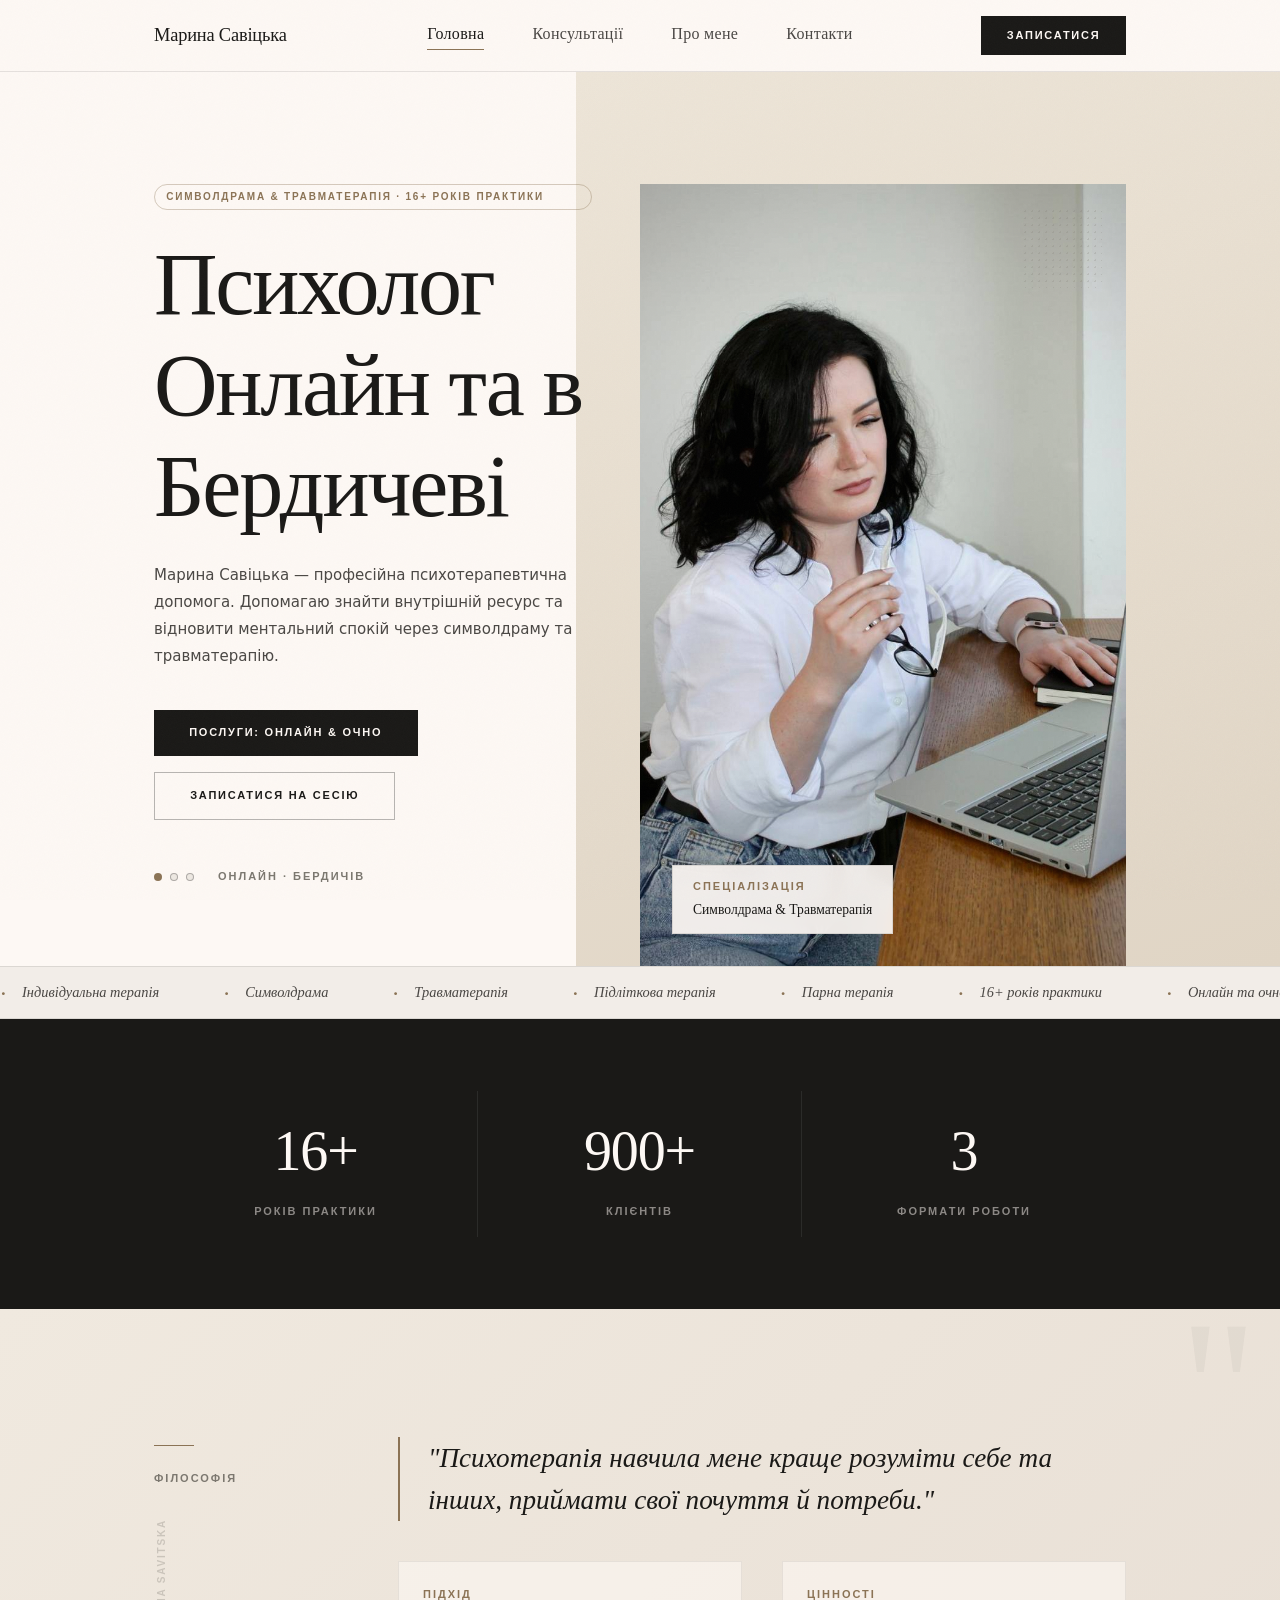
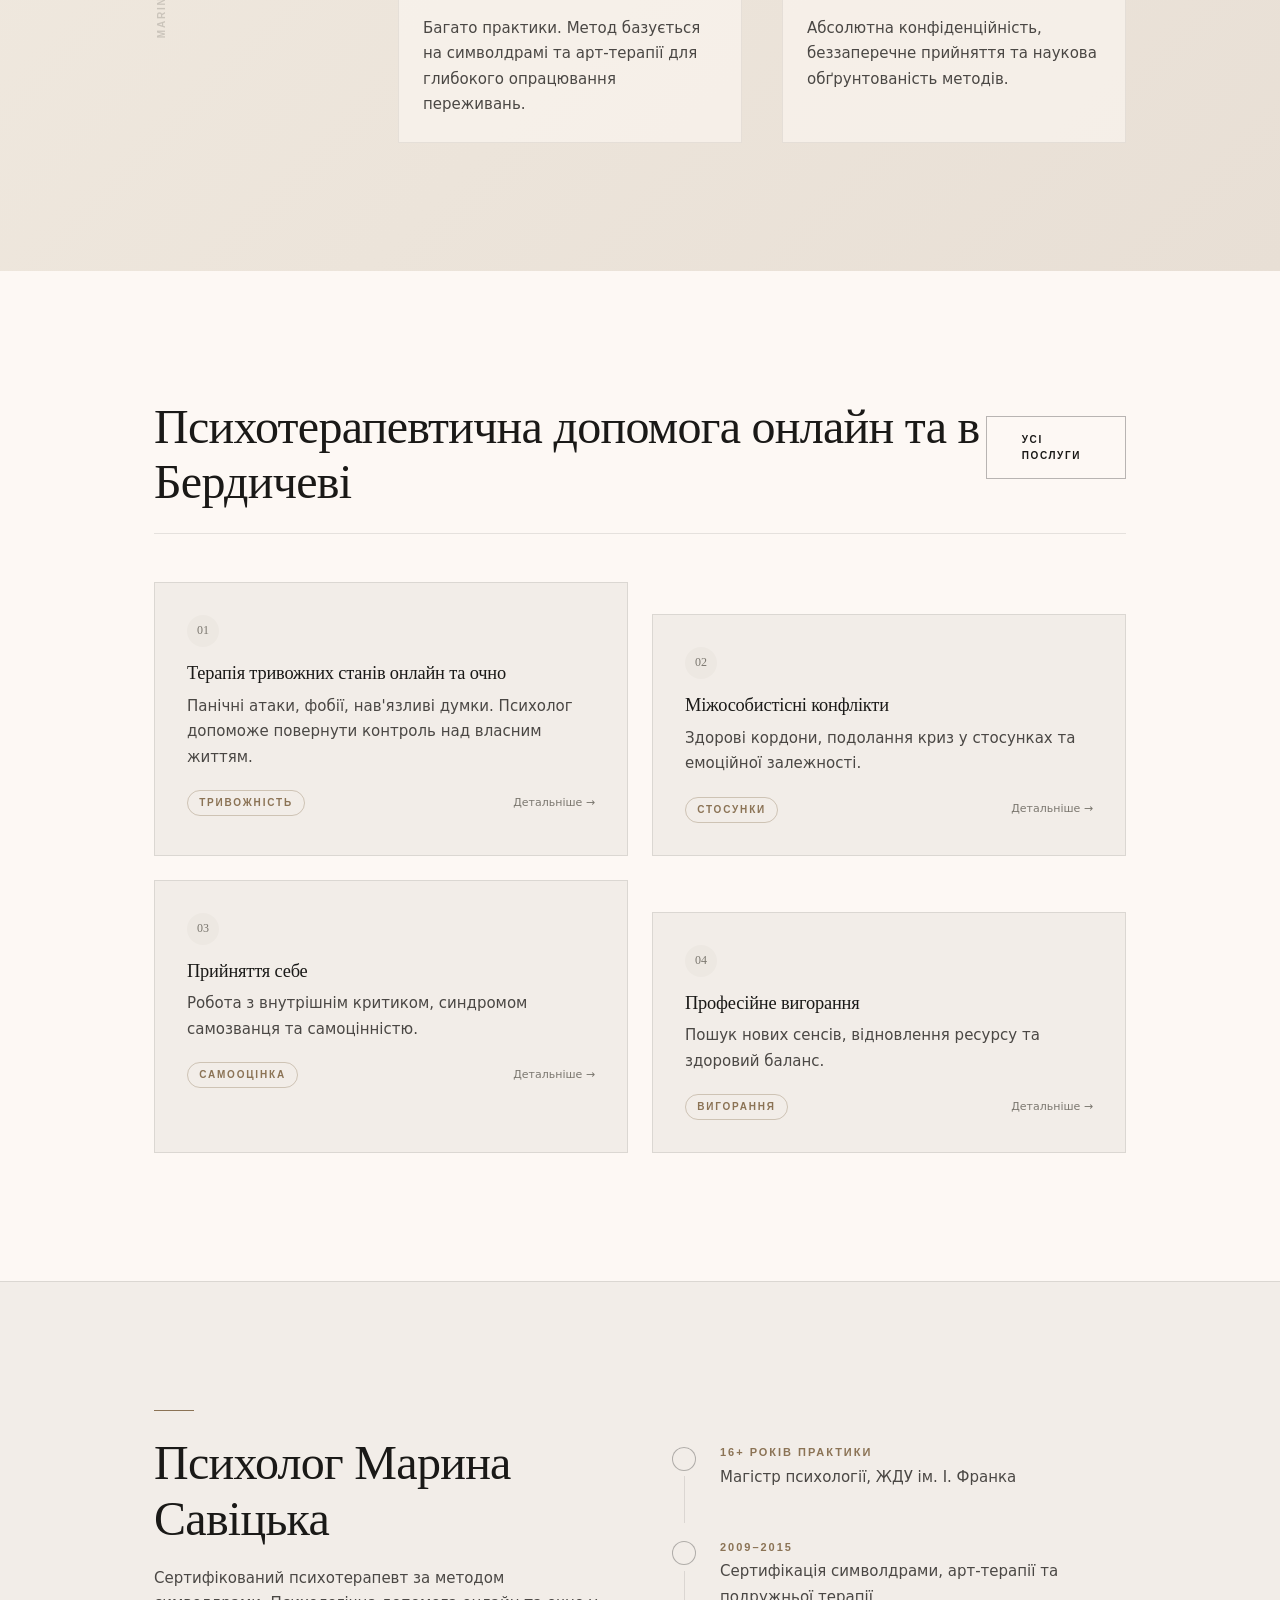
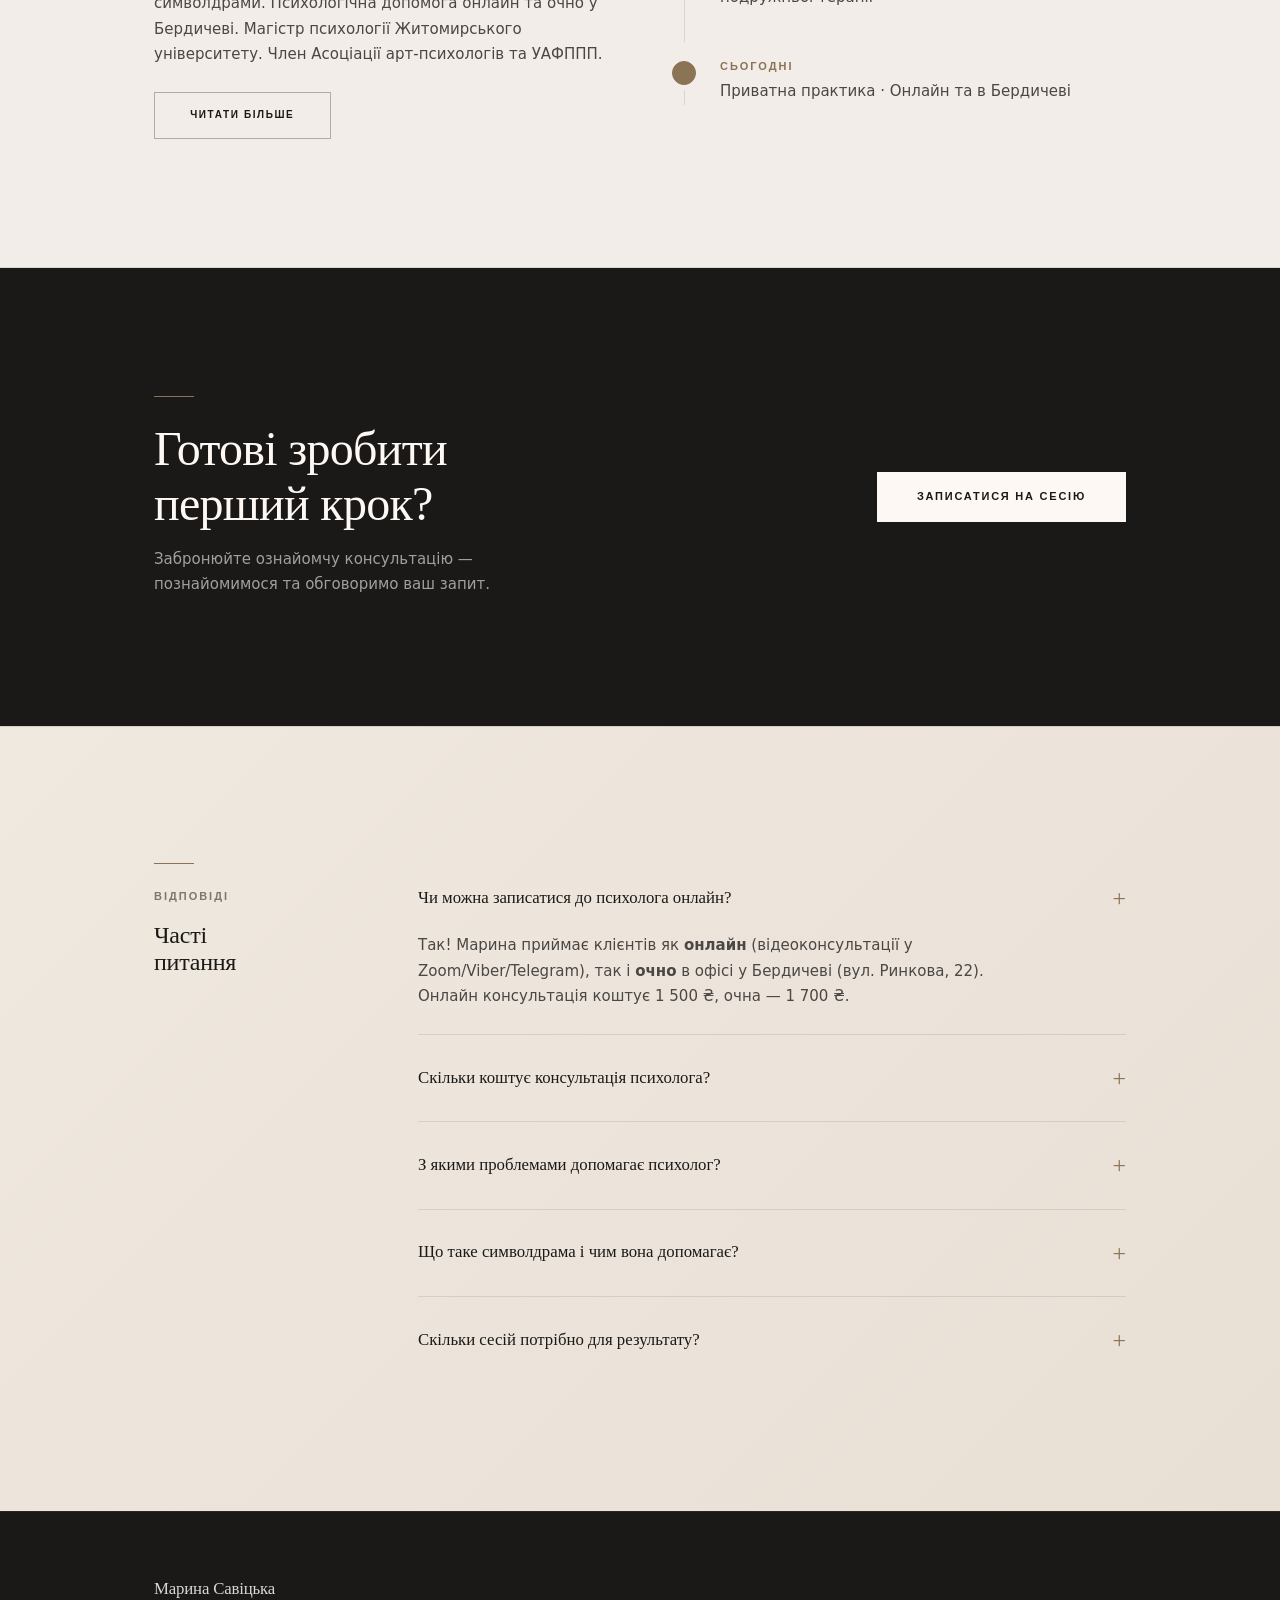
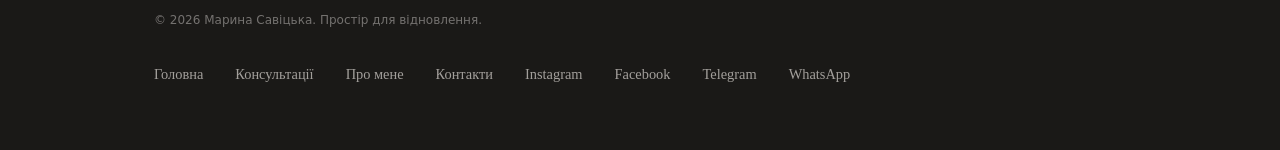
<file: index.html>
<!DOCTYPE html>
<html lang="uk">

<head>
        <!-- Google tag (gtag.js) -->
        <script async src="https://www.googletagmanager.com/gtag/js?id=G-778ZJSXF4D"></script>
        <script>
          window.dataLayer = window.dataLayer || [];
          function gtag(){dataLayer.push(arguments);}
          gtag('js', new Date());

          gtag('config', 'G-778ZJSXF4D');
        </script>
        <meta charset="utf-8" />
        <meta name="viewport" content="width=device-width, initial-scale=1.0" />
        <meta http-equiv="Content-Security-Policy" content="default-src 'self'; script-src 'self' 'unsafe-inline' https://www.googletagmanager.com https://www.google-analytics.com; style-src 'self' 'unsafe-inline' https://fonts.googleapis.com; font-src https://fonts.gstatic.com; img-src 'self' data: https:; connect-src https://www.google-analytics.com https://formspree.io; frame-src https://maps.google.com https://www.google.com; object-src 'none'; base-uri 'self';" />
        <title>Психолог Онлайн та в Бердичеві — Марина Савіцька | 16+ років практики</title>
        <meta name="description"
                content="Психолог Онлайн та в Бердичеві Марина Савіцька — 16+ років практики. Індивідуальні та парні консультації онлайн або очно." />
        <meta name="keywords"
                content="онлайн психолог, психолог онлайн, психотерапевт онлайн, психолог Бердичів, онлайн психолог Бердичів, психотерапевт Бердичів, символдрама онлайн, травматерапія, Марина Савіцька" />
        <link rel="canonical" href="https://marina-savytska.online/" />
        <link rel="alternate" hreflang="uk" href="https://marina-savytska.online/" />
        <link rel="alternate" hreflang="x-default" href="https://marina-savytska.online/" />

        <!-- Open Graph -->
        <meta property="og:type" content="website" />
        <meta property="og:title" content="Психолог Онлайн та в Бердичеві — Марина Савіцька" />
        <meta property="og:description"
                content="Психолог Марина Савіцька: 16+ років досвіду. Індивідуальні консультації онлайн та очно у Бердичеві. Символдрама, травматерапія." />
        <meta property="og:url" content="https://marina-savytska.online/" />
        <meta property="og:image"
                content="https://marina-savytska.online/img/personal/main_photo.jpg" />
        <meta property="og:image:width" content="800" />
        <meta property="og:image:height" content="600" />
        <meta property="og:locale" content="uk_UA" />
        <meta property="og:site_name" content="Психолог Онлайн та в Бердичеві — Марина Савіцька" />

        <!-- Twitter Card -->
        <meta name="twitter:card" content="summary_large_image" />
        <meta name="twitter:title" content="Психолог Онлайн та в Бердичеві — Марина Савіцька" />
        <meta name="twitter:description" content="Психолог Марина Савіцька: онлайн та очно у Бердичеві. 16+ років практики." />
        <meta name="twitter:image"
                content="https://marina-savytska.online/img/personal/main_photo.jpg" />

        <!-- JSON-LD: WebSite with SearchAction -->
        <script type="application/ld+json">
        {
          "@context": "https://schema.org",
          "@type": "WebSite",
          "name": "Психолог Онлайн та в Бердичеві — Марина Савіцька",
          "alternateName": ["Психолог Марина Савіцька", "Marina Savitska", "Марина Савіцька психолог"],
          "url": "https://marina-savytska.online/",
          "description": "Офіційний сайт психолога-психотерапевта Марини Савіцької. Онлайн консультації та очні сесії у Бердичеві."
        }
        </script>

        <!-- JSON-LD: LocalBusiness (MedicalBusiness) -->
        <script type="application/ld+json">
        {
          "@context": "https://schema.org",
          "@type": ["LocalBusiness", "MedicalBusiness", "PsychologicalTreatment"],
          "name": "Психолог Марина Савіцька — Онлайн та Бердичів",
          "alternateName": "Психотерапевт Марина Савіцька",
          "description": "Психолог-психотерапевт онлайн та в Бердичеві з 16-річним стажем. Символдрама, травматерапія, арт-терапія. Індивідуальна, підліткова та парна терапія.",
          "url": "https://marina-savytska.online/",
          "image": [
            "https://marina-savytska.online/img/personal/main_photo.jpg",
            "https://marina-savytska.online/img/logo/logo.jpg"
          ],
          "telephone": "+380973539574",
          "email": "yrisovnam@gmail.com",
          "address": {
            "@type": "PostalAddress",
            "streetAddress": "вул. Ринкова, 22",
            "addressLocality": "Бердичів",
            "addressRegion": "Житомирська область",
            "postalCode": "13300",
            "addressCountry": "UA"
          },
          "geo": {
            "@type": "GeoCoordinates",
            "latitude": 49.901050,
            "longitude": 28.576471
          },
          "areaServed": [
            {
              "@type": "City",
              "name": "Бердичів"
            },
            {
              "@type": "State",
              "name": "Житомирська область"
            },
            {
              "@type": "Country",
              "name": "Україна"
            }
          ],
          "serviceType": ["Психологічна консультація", "Онлайн психотерапія", "Символдрама", "Травматерапія", "Арт-терапія", "Парна терапія", "Підліткова терапія"],
          "priceRange": "1500-2000 ₴",
          "currenciesAccepted": "UAH",
          "paymentAccepted": "Готівка, Банківська картка",
          "openingHoursSpecification": [
            {
              "@type": "OpeningHoursSpecification",
              "dayOfWeek": ["Monday", "Tuesday", "Wednesday", "Thursday", "Friday"],
              "opens": "09:00",
              "closes": "19:00"
            }
          ],
          "hasOfferCatalog": {
            "@type": "OfferCatalog",
            "name": "Психологічні послуги",
            "itemListElement": [
              {
                "@type": "Offer",
                "itemOffered": {
                  "@type": "Service",
                  "name": "Індивідуальна психологічна консультація онлайн",
                  "description": "Онлайн психологічна консультація, 50 хвилин"
                },
                "price": "1500",
                "priceCurrency": "UAH"
              },
              {
                "@type": "Offer",
                "itemOffered": {
                  "@type": "Service",
                  "name": "Індивідуальна психологічна консультація очно (Бердичів)",
                  "description": "Очна психологічна консультація у Бердичеві, 50 хвилин"
                },
                "price": "1700",
                "priceCurrency": "UAH"
              },
              {
                "@type": "Offer",
                "itemOffered": {
                  "@type": "Service",
                  "name": "Парна психологічна консультація",
                  "description": "Психологічна консультація для пар, 60 хвилин"
                },
                "price": "1800",
                "priceCurrency": "UAH"
              }
            ]
          },
          "founder": {
            "@type": "Person",
            "name": "Марина Савіцька",
            "jobTitle": "Психолог-психотерапевт"
          },
          "sameAs": [
            "https://www.instagram.com/marina.savytska.psy",
            "https://www.facebook.com/share/18Sv2ocbo6/",
            "https://t.me/mus2208"
          ]
        }
        </script>

        <!-- JSON-LD: FAQPage для rich snippets у Google -->
        <script type="application/ld+json">
        {
          "@context": "https://schema.org",
          "@type": "FAQPage",
          "mainEntity": [
            {
              "@type": "Question",
              "name": "Як знайти хорошого психолога онлайн або в Бердичеві?",
              "acceptedAnswer": {
                "@type": "Answer",
                "text": "Марина Савіцька — сертифікований психолог-психотерапевт (онлайн та очно у Бердичеві) з 16-річним досвідом роботи. Вона спеціалізується на символдрамі, травматерапії та арт-терапії. Запис за телефоном +380973539574 або через месенджери."
              }
            },
            {
              "@type": "Question",
              "name": "Чи можна записатися до психолога онлайн?",
              "acceptedAnswer": {
                "@type": "Answer",
                "text": "Так! Психолог Марина Савіцька приймає клієнтів як онлайн (відеоконсультації у Zoom/Telegram/Viber), так і очно в офісі у Бердичеві (вул. Ринкова, 22)."
              }
            },
            {
              "@type": "Question",
              "name": "Скільки коштує консультація психолога онлайн та очно?",
              "acceptedAnswer": {
                "@type": "Answer",
                "text": "Вартість індивідуальної консультації: 1500 ₴ — онлайн, 1700 ₴ — очно у Бердичеві. Підліткова терапія: 1500 ₴ онлайн / 1800 ₴ очно. Парна терапія: 1800 ₴ онлайн / 2000 ₴ очно. Тривалість сесії 50-60 хвилин."
              }
            },
            {
              "@type": "Question",
              "name": "З якими проблемами допомагає психолог онлайн?",
              "acceptedAnswer": {
                "@type": "Answer",
                "text": "Психолог Марина Савіцька допомагає онлайн та очно з тривогою, панічними атаками, депресією, травмою, проблемами у стосунках, профвигоранням, низькою самооцінкою та підлітковими кризами."
              }
            },
            {
              "@type": "Question",
              "name": "Що таке символдрама і чим вона допомагає?",
              "acceptedAnswer": {
                "@type": "Answer",
                "text": "Символдрама (кататимно-імагінативна психотерапія) — це глибинний метод психотерапії, який працює через образи та уяву. Клієнт бачить образи уяви, які відображають внутрішній світ, і через роботу з цими образами опрацьовує болючі переживання, травми та знаходить нові рішення."
              }
            }
          ]
        }
        </script>

        <link rel="preconnect" href="https://fonts.googleapis.com" />
        <link rel="preconnect" href="https://fonts.gstatic.com" crossorigin />
        <link rel="icon" href="/favicon.ico" sizes="any" />
        <link rel="icon" type="image/png" sizes="192x192" href="/favicon.png" />
        <link rel="apple-touch-icon" href="/favicon.png" />
        <link rel="stylesheet" href="style.css" />
</head>

<body>

        <a href="#main-content" class="skip-link">Перейти до основного контенту</a>
        <header id="site-header"></header>
        <main id="main-content">

        <!-- ══ HERO ═══════════════════════════════════════════════════ -->
        <section style="padding-top:clamp(4rem,10vw,7rem);padding-bottom:0;position:relative;overflow:hidden;">
                <!-- фоновий декор -->
                <div class="hero-bg-accent" style="position:absolute;top:0;right:0;width:55%;height:100%;
              background:linear-gradient(160deg,#ede5d8 0%,#e0d5c5 100%);
              z-index:0;pointer-events:none;"></div>

                <div class="container" style="position:relative;z-index:1;">
                        <div class="hero-grid">

                                <!-- Left text -->
                                <div style="display:flex;flex-direction:column;justify-content:center;
                  padding-right:3rem;padding-bottom:5rem;">
                                        <span class="tag hero-sub" style="margin-bottom:1.5rem;">Символдрама &
                                                Травматерапія · 16+ років практики</span>
                                        <h1 class="display hero-title" style="margin-bottom:1.5rem;max-width:14ch;">
                                                Психолог<br />Онлайн та в<br />Бердичеві
                                        </h1>
                                        <p class="body-sm hero-sub"
                                                style="max-width:44ch;margin-bottom:2.5rem;line-height:1.8;">
                                                Марина Савіцька — професійна психотерапевтична допомога. Допомагаю
                                                знайти внутрішній ресурс та відновити ментальний спокій через
                                                символдраму та травматерапію.
                                        </p>
                                        <div class="hero-cta" style="display:flex;gap:1rem;flex-wrap:wrap;">
                                                <a href="consultations" class="btn-primary">Послуги: Онлайн & Очно</a>
                                                <a href="contacts" class="btn-outline">Записатися на сесію</a>
                                        </div>

                                        <!-- маленький декор -->
                                        <div style="margin-top:3rem;display:flex;align-items:center;gap:1.5rem;">
                                                <div style="display:flex;gap:.5rem;">
                                                        <div
                                                                style="width:.5rem;height:.5rem;border-radius:50%;background:var(--accent);">
                                                        </div>
                                                        <div
                                                                style="width:.5rem;height:.5rem;border-radius:50%;background:var(--cream-card);border:1px solid var(--rule-hover);">
                                                        </div>
                                                        <div
                                                                style="width:.5rem;height:.5rem;border-radius:50%;background:var(--cream-card);border:1px solid var(--rule-hover);">
                                                        </div>
                                                </div>
                                                <span class="label" style="color:var(--ink-light);">Онлайн ·
                                                        Бердичів</span>
                                        </div>
                                </div>

                                <!-- Right image -->
                                <div class="hero-img" style="position:relative;overflow:hidden;">
                                        <img src="img/personal/main_photo.jpg" alt="Марина Савіцька — психотерапевт"
                                                onmouseover="this.style.transform='scale(1.025)'"
                                                onmouseout="this.style.transform='scale(1)'" />
                                        <!-- floating label -->
                                        <div class="hero-badge">
                                                <p class="label" style="color:var(--accent);margin-bottom:.2rem;">
                                                        Спеціалізація</p>
                                                <p style="font-family:'Noto Serif',serif;font-size:.85rem;">Символдрама
                                                        & Травматерапія</p>
                                        </div>
                                        <!-- dot grid -->
                                        <div style="position:absolute;top:1.5rem;right:1.5rem;width:5rem;height:5rem;
                    background-image:radial-gradient(var(--ink-light) 1px, transparent 1px);
                    background-size:7px 7px;opacity:.2;pointer-events:none;"></div>
                                </div>

                        </div>
                </div>
        </section>

        <!-- ══ MARQUEE (бігучий рядок) ══════════════════════════════ -->
        <div class="marquee-track">
                <div class="marquee-inner" aria-hidden="true">
                        <span>Індивідуальна терапія</span>
                        <span>Символдрама</span>
                        <span>Травматерапія</span>
                        <span>Підліткова терапія</span>
                        <span>Парна терапія</span>
                        <span>16+ років практики</span>
                        <span>Онлайн та очно</span>
                        <span>Конфіденційність</span>
                        <!-- duplicate для безшовного циклу -->
                        <span>Індивідуальна терапія</span>
                        <span>Символдрама</span>
                        <span>Травматерапія</span>
                        <span>Підліткова терапія</span>
                        <span>Парна терапія</span>
                        <span>16+ років практики</span>
                        <span>Онлайн та очно</span>
                        <span>Конфіденційність</span>
                </div>
        </div>

        <!-- ══ STATS BAR ════════════════════════════════════════════ -->
        <div style="background:var(--ink);">
                <div class="container section-sm reveal">
                        <div style="display:grid;grid-template-columns:repeat(3,1fr);
                divide-x:1px solid rgba(255,255,255,.1);" class="stagger">
                                <div
                                        style="text-align:center;padding:1rem;border-right:1px solid rgba(255,255,255,.08);">
                                        <div style="font-family:'Noto Serif',serif;font-size:clamp(2.2rem,5vw,3.5rem);
                    font-weight:300;color:var(--cream);letter-spacing:-.02em;" data-count="16" data-suffix="+">16+
                                        </div>
                                        <p class="label" style="color:rgba(253,248,244,.5);margin-top:.4rem;">Років
                                                практики</p>
                                </div>
                                <div
                                        style="text-align:center;padding:1rem;border-right:1px solid rgba(255,255,255,.08);">
                                        <div style="font-family:'Noto Serif',serif;font-size:clamp(2.2rem,5vw,3.5rem);
                    font-weight:300;color:var(--cream);letter-spacing:-.02em;" data-count="900" data-suffix="+">900+
                                        </div>
                                        <p class="label" style="color:rgba(253,248,244,.5);margin-top:.4rem;">Клієнтів
                                        </p>
                                </div>
                                <div style="text-align:center;padding:1rem;">
                                        <div style="font-family:'Noto Serif',serif;font-size:clamp(2.2rem,5vw,3.5rem);
                    font-weight:300;color:var(--cream);letter-spacing:-.02em;" data-count="3" data-suffix="">3</div>
                                        <p class="label" style="color:rgba(253,248,244,.5);margin-top:.4rem;">Формати
                                                роботи</p>
                                </div>
                        </div>
                </div>
        </div>

        <!-- ══ PHILOSOPHY ════════════════════════════════════════════ -->
        <section class="section bg-warm">
                <!-- декоративна велика буква -->
                <span class="deco-number" style="top:-1rem;right:2rem;">"</span>
                <div class="container">
                        <div class="philosophy-grid reveal">
                                <div style="padding-top:.5rem;">
                                        <span class="section-rule"></span>
                                        <p class="label" style="color:var(--ink-light);">Філософія</p>
                                        <p class="side-label" style="margin-top:2rem;opacity:.3;">Marina Savitska</p>
                                </div>
                                <div>
                                        <blockquote class="blockquote"
                                                style="margin-bottom:2.5rem;font-size:clamp(1.2rem,2.8vw,1.7rem);">
                                                "Психотерапія навчила мене краще розуміти себе та інших,
                                                приймати свої почуття й потреби."
                                        </blockquote>
                                        <div class="values-grid stagger">
                                                <div
                                                        style="padding:1.5rem;background:rgba(253,248,244,.6);border:1px solid rgba(26,25,23,.08);">
                                                        <p class="label"
                                                                style="color:var(--accent);margin-bottom:.75rem;">Підхід
                                                        </p>
                                                        <p class="body-sm">Багато практики. Метод базується на
                                                                символдрамі
                                                                та арт-терапії для глибокого опрацювання переживань.</p>
                                                </div>
                                                <div
                                                        style="padding:1.5rem;background:rgba(253,248,244,.6);border:1px solid rgba(26,25,23,.08);">
                                                        <p class="label"
                                                                style="color:var(--accent);margin-bottom:.75rem;">
                                                                Цінності</p>
                                                        <p class="body-sm">Абсолютна конфіденційність, беззаперечне
                                                                прийняття та
                                                                наукова обґрунтованість методів.</p>
                                                </div>
                                        </div>
                                </div>
                        </div>
                </div>
        </section>

        <!-- ══ AREAS ══════════════════════════════════════════════════ -->
        <section class="section">
                <div class="container">
                        <div class="section-header-split reveal">
                                <h2 class="headline">Психотерапевтична допомога онлайн та в Бердичеві</h2>
                                <a href="consultations" class="btn-outline" style="font-size:10px;">Усі послуги</a>
                        </div>

                        <div class="help-grid reveal stagger">

                                <div class="card" style="position:relative;overflow:hidden;">
                                        <span class="deco-number"
                                                style="top:-1.5rem;right:-.5rem;font-size:5rem;opacity:.05;">01</span>
                                        <span class="num-badge" style="margin-bottom:1rem;">01</span>
                                        <h3 class="subhead" style="margin-bottom:.6rem;font-size:1.15rem;">Терапія
                                                тривожних станів онлайн та очно</h3>
                                        <p class="body-sm">Панічні атаки, фобії, нав'язливі думки. Психолог допоможе
                                                повернути контроль
                                                над власним життям.</p>
                                        <div
                                                style="margin-top:1.25rem;display:flex;justify-content:space-between;align-items:center;">
                                                <span class="tag">Тривожність</span>
                                                <a href="consultations" class="link-underline"
                                                        style="font-size:11px;color:var(--ink-light);">Детальніше →</a>
                                        </div>
                                </div>

                                <div class="card" style="margin-top:2rem;position:relative;overflow:hidden;">
                                        <span class="deco-number"
                                                style="top:-1.5rem;right:-.5rem;font-size:5rem;opacity:.05;">02</span>
                                        <span class="num-badge" style="margin-bottom:1rem;">02</span>
                                        <h3 class="subhead" style="margin-bottom:.6rem;font-size:1.15rem;">
                                                Міжособистісні конфлікти</h3>
                                        <p class="body-sm">Здорові кордони, подолання криз у стосунках та емоційної
                                                залежності.</p>
                                        <div
                                                style="margin-top:1.25rem;display:flex;justify-content:space-between;align-items:center;">
                                                <span class="tag">Стосунки</span>
                                                <a href="consultations" class="link-underline"
                                                        style="font-size:11px;color:var(--ink-light);">Детальніше →</a>
                                        </div>
                                </div>

                                <div class="card" style="position:relative;overflow:hidden;">
                                        <span class="deco-number"
                                                style="top:-1.5rem;right:-.5rem;font-size:5rem;opacity:.05;">03</span>
                                        <span class="num-badge" style="margin-bottom:1rem;">03</span>
                                        <h3 class="subhead" style="margin-bottom:.6rem;font-size:1.15rem;">Прийняття
                                                себе</h3>
                                        <p class="body-sm">Робота з внутрішнім критиком, синдромом самозванця та
                                                самоцінністю.</p>
                                        <div
                                                style="margin-top:1.25rem;display:flex;justify-content:space-between;align-items:center;">
                                                <span class="tag">Самооцінка</span>
                                                <a href="consultations" class="link-underline"
                                                        style="font-size:11px;color:var(--ink-light);">Детальніше →</a>
                                        </div>
                                </div>

                                <div class="card" style="margin-top:2rem;position:relative;overflow:hidden;">
                                        <span class="deco-number"
                                                style="top:-1.5rem;right:-.5rem;font-size:5rem;opacity:.05;">04</span>
                                        <span class="num-badge" style="margin-bottom:1rem;">04</span>
                                        <h3 class="subhead" style="margin-bottom:.6rem;font-size:1.15rem;">Професійне
                                                вигорання</h3>
                                        <p class="body-sm">Пошук нових сенсів, відновлення ресурсу та здоровий баланс.
                                        </p>
                                        <div
                                                style="margin-top:1.25rem;display:flex;justify-content:space-between;align-items:center;">
                                                <span class="tag">Вигорання</span>
                                                <a href="consultations" class="link-underline"
                                                        style="font-size:11px;color:var(--ink-light);">Детальніше →</a>
                                        </div>
                                </div>

                        </div>
                </div>
        </section>

        <!-- ══ ABOUT STRIP ════════════════════════════════════════════ -->
        <div style="background:var(--cream-dim);border-top:1px solid var(--rule);border-bottom:1px solid var(--rule);">
                <div class="container section reveal">
                        <div class="about-strip-grid">
                                <div>
                                        <span class="section-rule"></span>
                                        <h2 class="headline" style="margin-bottom:1.25rem;">Психолог Марина Савіцька
                                        </h2>
                                        <p class="body-sm" style="margin-bottom:1.5rem;">
                                                Сертифікований психотерапевт за методом символдрами. Психологічна
                                                допомога онлайн та очно у Бердичеві. Магістр психології
                                                Житомирського університету. Член Асоціації арт-психологів та
                                                УАФППП.
                                        </p>
                                        <a href="about" class="btn-outline" style="font-size:10px;">Читати
                                                більше</a>
                                </div>
                                <div style="display:flex;flex-direction:column;gap:1rem;" class="stagger">
                                        <div class="timeline-item">
                                                <div class="timeline-dot"></div>
                                                <div>
                                                        <p class="label"
                                                                style="color:var(--accent);margin-bottom:.2rem;">16+
                                                                років практики
                                                        </p>
                                                        <p class="body-sm">Магістр психології, ЖДУ ім. І. Франка</p>
                                                </div>
                                        </div>
                                        <div class="timeline-item">
                                                <div class="timeline-dot"></div>
                                                <div>
                                                        <p class="label"
                                                                style="color:var(--accent);margin-bottom:.2rem;">
                                                                2009–2015</p>
                                                        <p class="body-sm">Сертифікація символдрами, арт-терапії та
                                                                подружньої терапії</p>
                                                </div>
                                        </div>
                                        <div class="timeline-item" style="padding-bottom:0;">
                                                <div class="timeline-dot"
                                                        style="background:var(--accent);border-color:var(--accent);">
                                                </div>
                                                <div>
                                                        <p class="label"
                                                                style="color:var(--accent);margin-bottom:.2rem;">
                                                                Сьогодні</p>
                                                        <p class="body-sm">Приватна практика · Онлайн та в
                                                                Бердичеві</p>
                                                </div>
                                        </div>
                                </div>
                        </div>
                </div>
        </div>

        <!-- ══ CTA ════════════════════════════════════════════════════ -->
        <section class="section bg-dark">
                <div class="container cta-grid">
                        <div class="reveal">
                                <span class="section-rule" style="background:var(--accent);"></span>
                                <h2 class="headline" style="color:var(--cream);margin-bottom:1rem;">
                                        Готові зробити<br />перший крок?
                                </h2>
                                <p style="font-size:15px;line-height:1.7;color:rgba(253,248,244,.6);max-width:44ch;">
                                        Забронюйте ознайомчу консультацію — познайомимося та обговоримо ваш запит.
                                </p>
                        </div>
                        <div class="reveal">
                                <a href="contacts" style="display:inline-flex;align-items:center;gap:.5rem;
                background:var(--cream);color:var(--ink);
                font-family:'Manrope',sans-serif;font-size:11px;font-weight:600;
                letter-spacing:.16em;text-transform:uppercase;text-decoration:none;
                padding:1rem 2.5rem;white-space:nowrap;
                transition:opacity .25s,transform .2s;"
                                        onmouseover="this.style.opacity='.82';this.style.transform='translateY(-2px)'"
                                        onmouseout="this.style.opacity='1';this.style.transform='none'">
                                        Записатися на сесію
                                </a>
                        </div>
                </div>
        </section>

        <!-- ══ FAQ (SEO — rich snippets) ════════════════════════════════ -->
        <section class="section bg-warm" id="faq" style="border-top:1px solid var(--rule);">
                <div class="container">
                        <div class="faq-grid reveal">
                                <div style="padding-top:.5rem;">
                                        <span class="section-rule"></span>
                                        <p class="label" style="color:var(--ink-light);">Відповіді</p>
                                        <h2 class="subhead" style="margin-top:1rem;font-size:1.5rem;">Часті<br />питання
                                        </h2>
                                </div>
                                <div style="display:flex;flex-direction:column;gap:0;">
                                        <details style="border-bottom:1px solid var(--rule);padding:1.5rem 0;" open>
                                                <summary
                                                        style="cursor:pointer;font-family:'Noto Serif',serif;font-size:1.05rem;font-weight:400;list-style:none;display:flex;justify-content:space-between;align-items:center;">
                                                        Чи можна записатися до психолога онлайн?
                                                        <span
                                                                style="font-size:1.5rem;color:var(--accent);transition:transform .3s;">+</span>
                                                </summary>
                                                <p class="body-sm"
                                                        style="margin-top:1rem;max-width:60ch;line-height:1.7;">Так!
                                                        Марина приймає клієнтів як <strong>онлайн</strong>
                                                        (відеоконсультації у Zoom/Viber/Telegram), так і
                                                        <strong>очно</strong> в офісі у Бердичеві (вул. Ринкова, 22).
                                                        Онлайн консультація коштує 1&nbsp;500&nbsp;₴, очна —
                                                        1&nbsp;700&nbsp;₴.
                                                </p>
                                        </details>
                                        <details style="border-bottom:1px solid var(--rule);padding:1.5rem 0;">
                                                <summary
                                                        style="cursor:pointer;font-family:'Noto Serif',serif;font-size:1.05rem;font-weight:400;list-style:none;display:flex;justify-content:space-between;align-items:center;">
                                                        Скільки коштує консультація психолога?
                                                        <span style="font-size:1.5rem;color:var(--accent);">+</span>
                                                </summary>
                                                <p class="body-sm"
                                                        style="margin-top:1rem;max-width:60ch;line-height:1.7;">
                                                        Індивідуальна сесія (50 хв.): <strong>1&nbsp;500&nbsp;₴
                                                                онлайн</strong> / <strong>1&nbsp;700&nbsp;₴
                                                                очно</strong>. Підліткова терапія: 1&nbsp;500&nbsp;₴ /
                                                        1&nbsp;800&nbsp;₴. Парна терапія (60 хв.): 1&nbsp;800&nbsp;₴ /
                                                        2&nbsp;000&nbsp;₴.
                                                </p>
                                        </details>
                                        <details style="border-bottom:1px solid var(--rule);padding:1.5rem 0;">
                                                <summary
                                                        style="cursor:pointer;font-family:'Noto Serif',serif;font-size:1.05rem;font-weight:400;list-style:none;display:flex;justify-content:space-between;align-items:center;">
                                                        З якими проблемами допомагає психолог?
                                                        <span style="font-size:1.5rem;color:var(--accent);">+</span>
                                                </summary>
                                                <p class="body-sm"
                                                        style="margin-top:1rem;max-width:60ch;line-height:1.7;">Тривога
                                                        та панічні атаки, депресія, психологічна травма, проблеми у
                                                        стосунках та сім'ї, профвигорання, низька самооцінка, дитяча та
                                                        підліткова психологія, психосоматичні розлади.</p>
                                        </details>
                                        <details style="border-bottom:1px solid var(--rule);padding:1.5rem 0;">
                                                <summary
                                                        style="cursor:pointer;font-family:'Noto Serif',serif;font-size:1.05rem;font-weight:400;list-style:none;display:flex;justify-content:space-between;align-items:center;">
                                                        Що таке символдрама і чим вона допомагає?
                                                        <span style="font-size:1.5rem;color:var(--accent);">+</span>
                                                </summary>
                                                <p class="body-sm"
                                                        style="margin-top:1rem;max-width:60ch;line-height:1.7;">
                                                        Символдрама (кататимно-імагінативна психотерапія) — глибинний
                                                        метод, який працює через образи та уяву. Клієнт бачить образи,
                                                        які відображають його внутрішній світ, і через роботу з ними
                                                        опрацьовує болючі переживання та знаходить нові рішення.</p>
                                        </details>
                                        <details style="padding:1.5rem 0;">
                                                <summary
                                                        style="cursor:pointer;font-family:'Noto Serif',serif;font-size:1.05rem;font-weight:400;list-style:none;display:flex;justify-content:space-between;align-items:center;">
                                                        Скільки сесій потрібно для результату?
                                                        <span style="font-size:1.5rem;color:var(--accent);">+</span>
                                                </summary>
                                                <p class="body-sm"
                                                        style="margin-top:1rem;max-width:60ch;line-height:1.7;">
                                                        Кількість сесій залежить від вашого запиту. Короткострокова
                                                        робота — від 5–10 сесій для конкретного запиту. Глибинна робота
                                                        з травмою або особистісними змінами може займати більше часу. На
                                                        першій ознайомчій зустрічі обговорюємо ваш запит і плануємо
                                                        маршрут.</p>
                                        </details>
                                </div>
                        </div>
                </div>
        </section>

        </main>
        <footer id="site-footer"></footer>

        <script src="nav.js" defer></script>
</body>

</html>
</file>
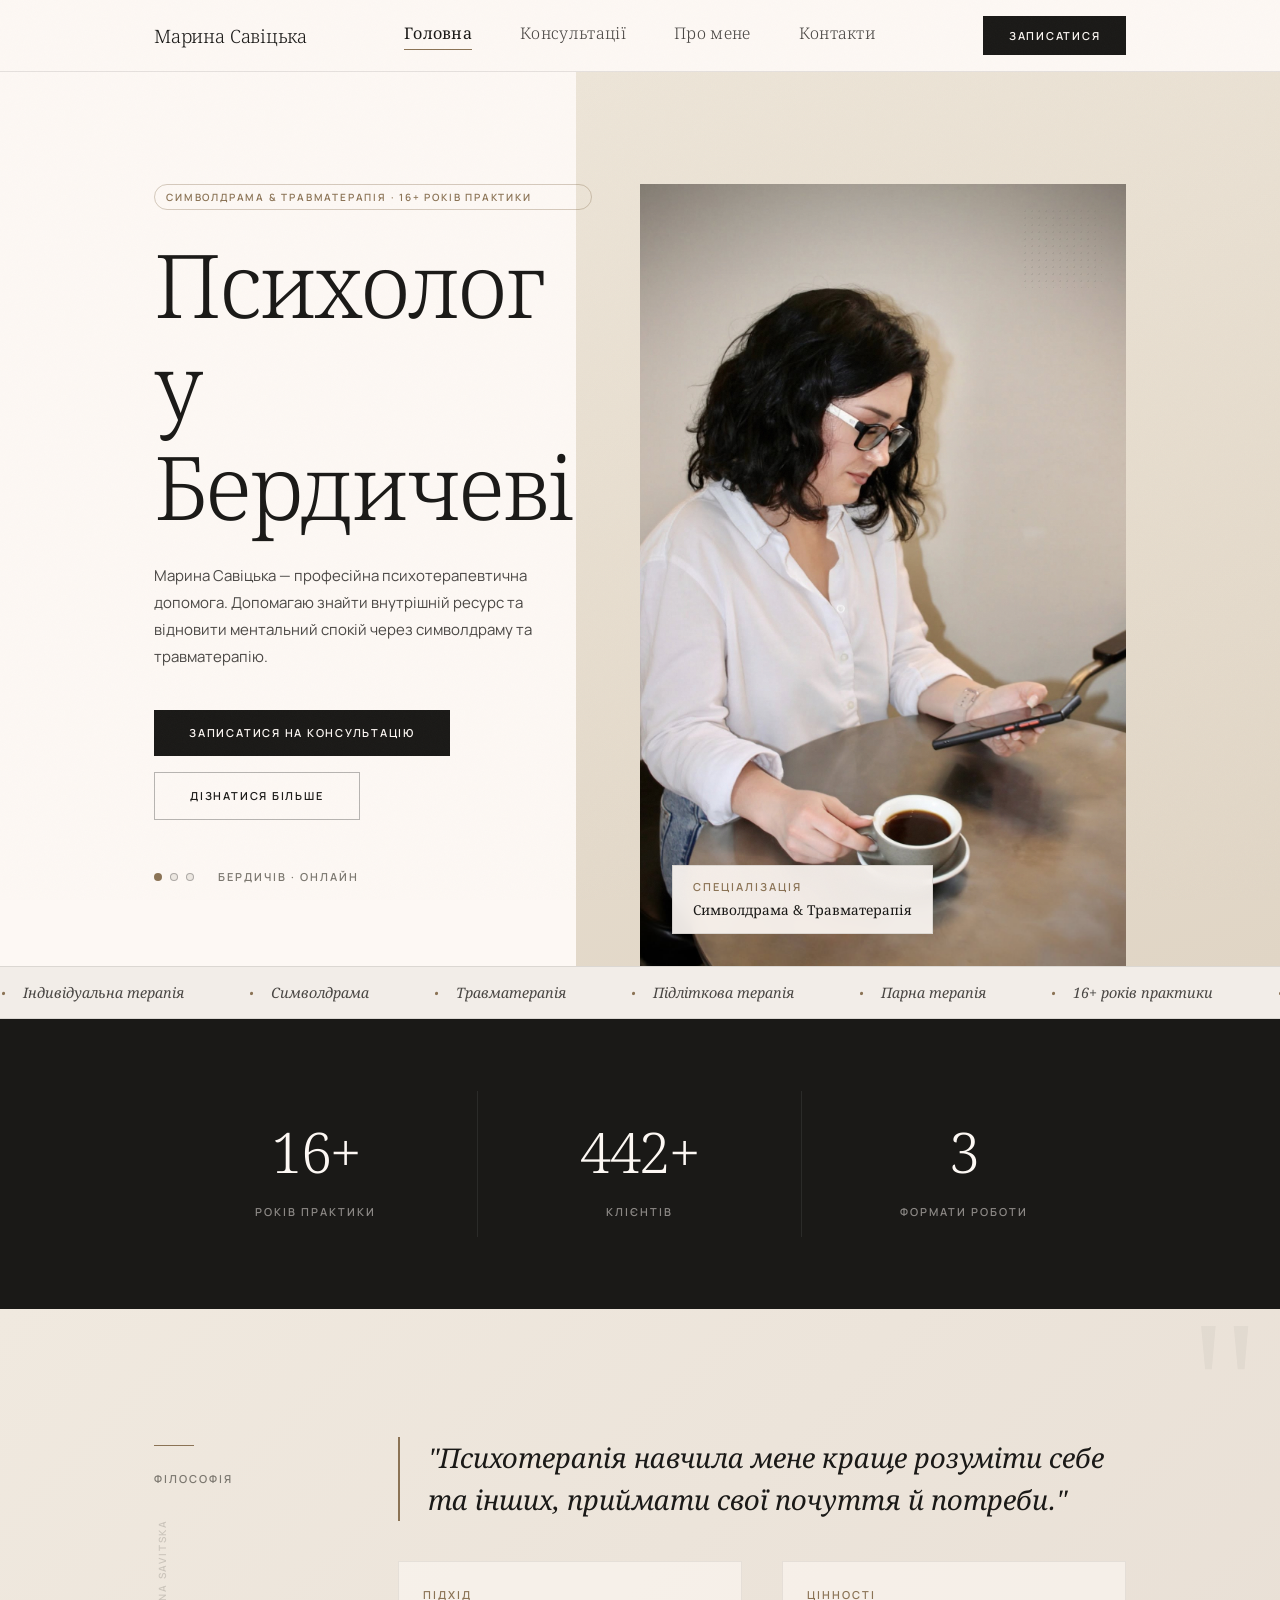
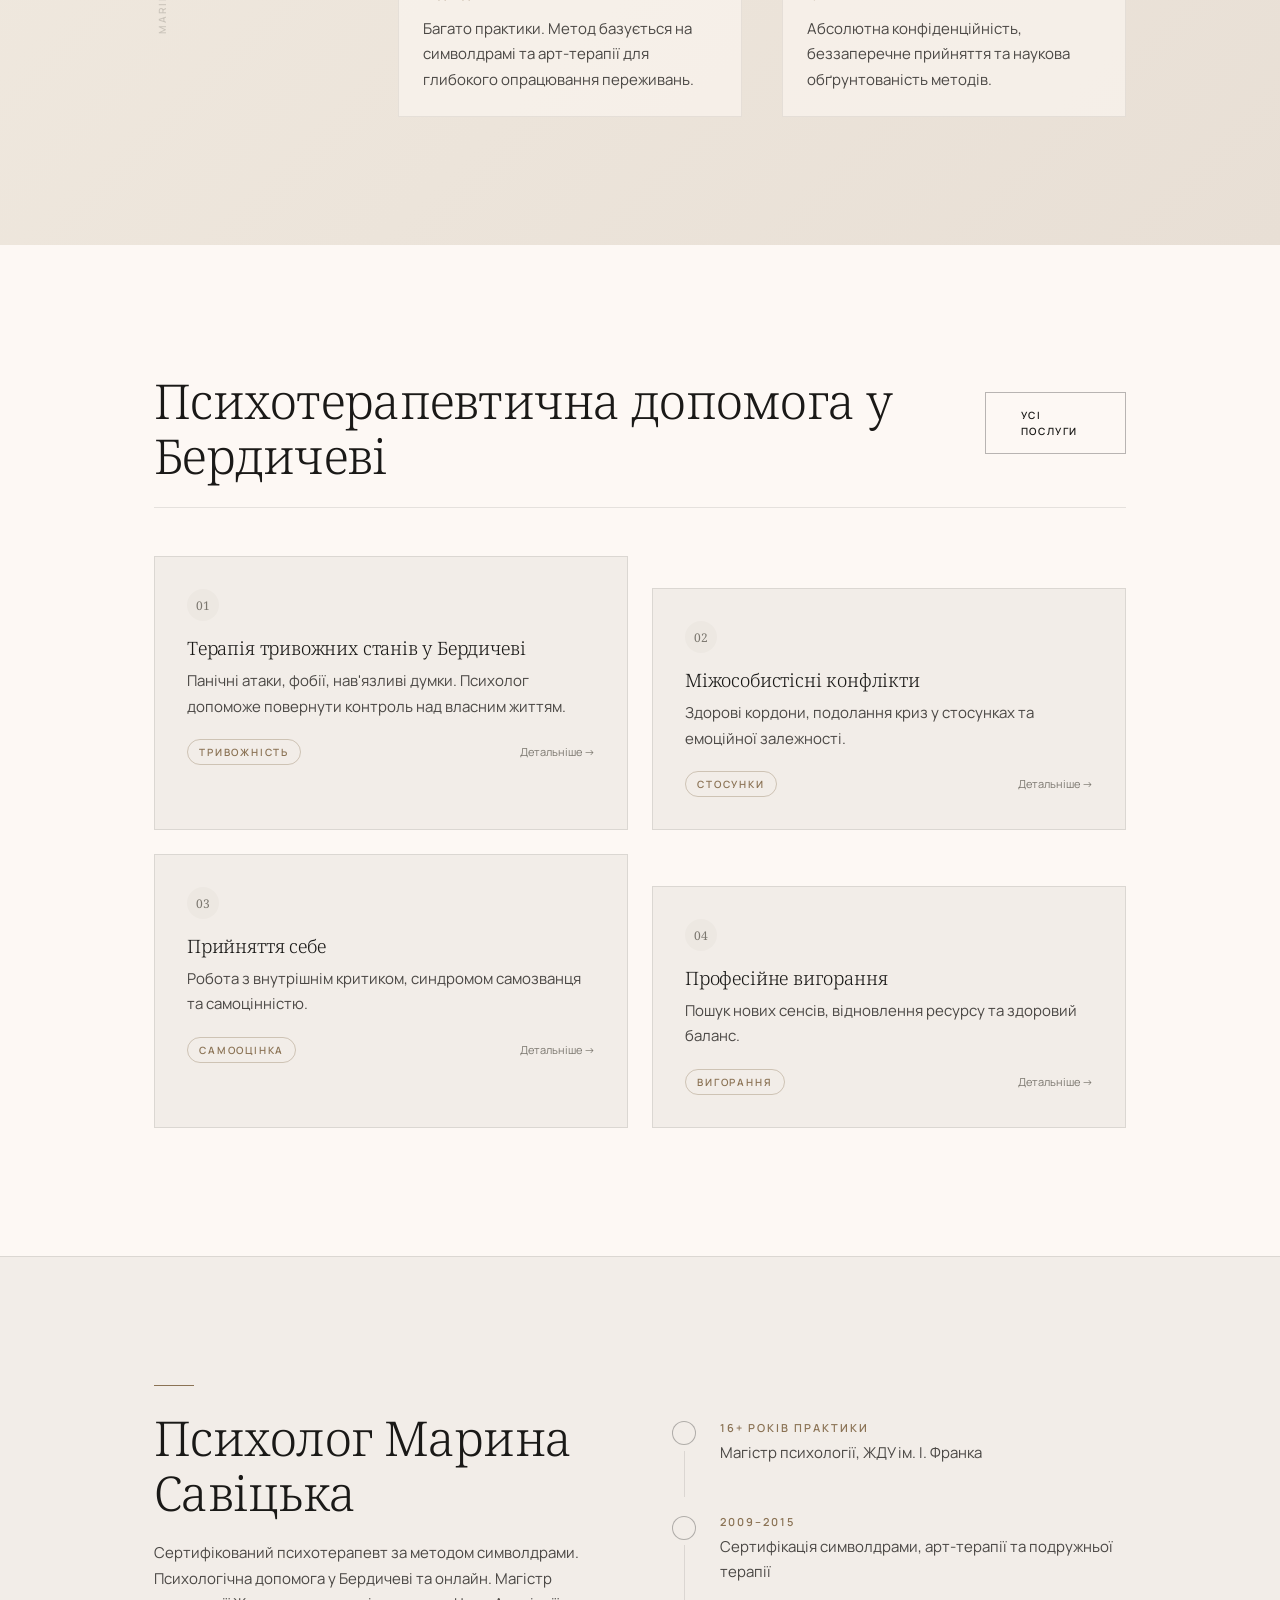
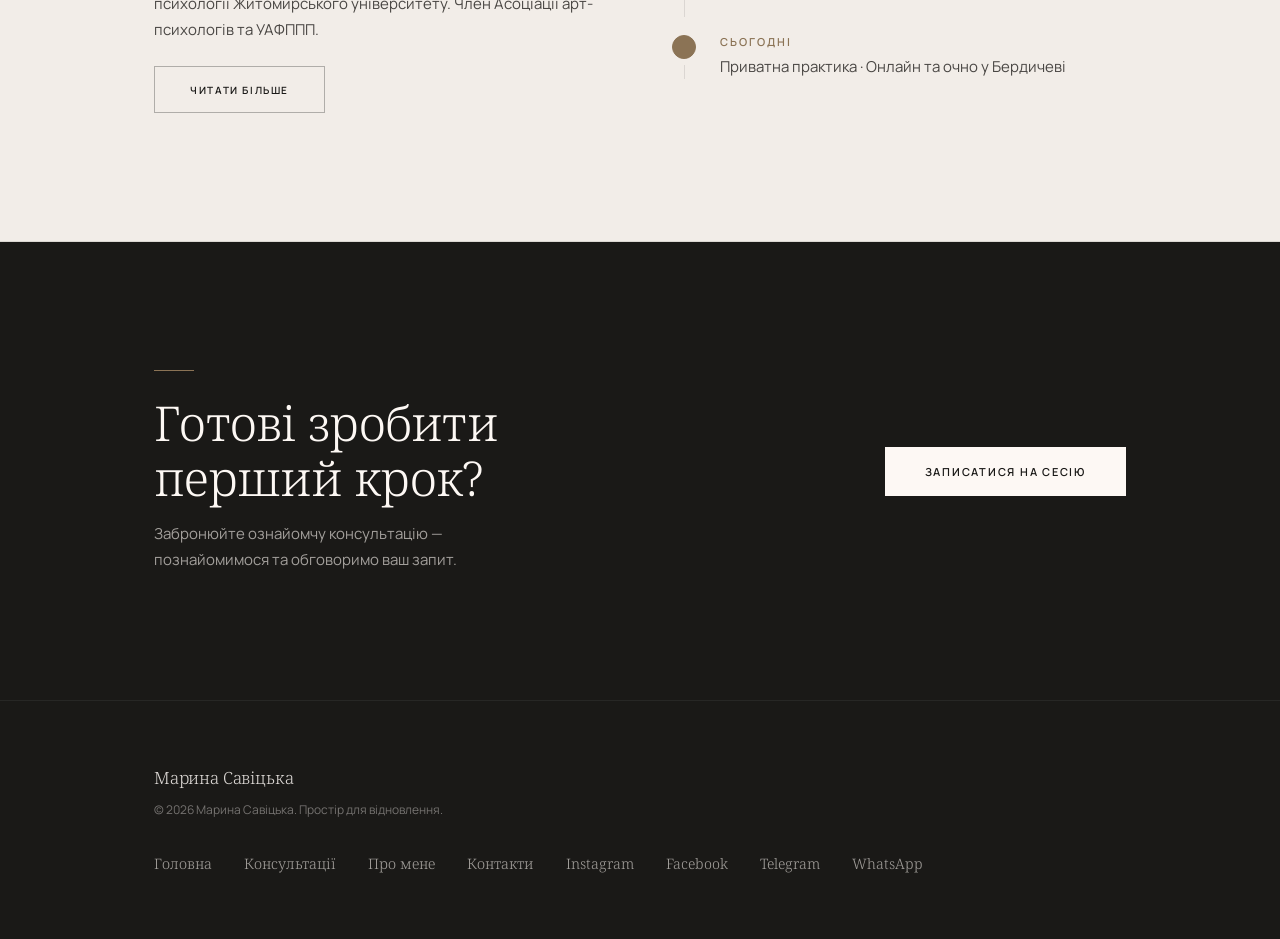
<file: site/index.html>
<!DOCTYPE html>
<html lang="uk">

<head>
        <meta charset="utf-8" />
        <meta name="viewport" content="width=device-width, initial-scale=1.0" />
        <title>Марина Савіцька | Психолог-психотерапевт у Бердичеві — Символдрама, Травматерапія</title>
        <meta name="description"
                content="Психотерапевт Марина Савіцька — 16+ років практики. Символдрама, травматерапія, арт-терапія. Індивідуальна, підліткова та парна терапія. Онлайн та очно у Бердичеві." />
        <meta name="keywords" content="психолог Бердичів, психотерапевт онлайн, символдрама, травматерапія, арт-терапія, Марина Савіцька, тривожність, панічні атаки, дитячий психолог" />
        <link rel="canonical" href="https://paveldurovprime.github.io/marinasavitska/" />
        
        <!-- Open Graph -->
        <meta property="og:type" content="website" />
        <meta property="og:title" content="Марина Савіцька | Психолог-психотерапевт" />
        <meta property="og:description" content="Психотерапевт з 16-річним стажем. Символдрама, травматерапія. Онлайн та очно у Бердичеві." />
        <meta property="og:url" content="https://paveldurovprime.github.io/marinasavitska/" />
        <meta property="og:image" content="https://paveldurovprime.github.io/marinasavitska/img/logo/logo.jpg" />
        <meta property="og:locale" content="uk_UA" />
        <meta property="og:site_name" content="Марина Савіцька — Психолог" />

        <!-- JSON-LD Structured Data -->
        <script type="application/ld+json">
        {
          "@context": "https://schema.org",
          "@type": "WebSite",
          "name": "Марина Савіцька",
          "url": "https://paveldurovprime.github.io/marinasavitska/"
        }
        </script>
        <script type="application/ld+json">
        {
          "@context": "https://schema.org",
          "@type": "ProfessionalService",
          "name": "Марина Савіцька — Психолог-психотерапевт",
          "description": "Психотерапевт з 16-річним стажем. Символдрама, травматерапія, арт-терапія. Індивідуальна, підліткова та парна терапія.",
          "url": "https://paveldurovprime.github.io/marinasavitska/",
          "image": "https://paveldurovprime.github.io/marinasavitska/img/logo/logo.jpg",
          "telephone": "+380973539574",
          "email": "yrisovnam@gmail.com",
          "address": {
            "@type": "PostalAddress",
            "streetAddress": "вул. Ринкова, 22",
            "addressLocality": "Бердичів",
            "addressRegion": "Житомирська область",
            "addressCountry": "UA"
          },
          "geo": {
            "@type": "GeoCoordinates",
            "latitude": 49.901050,
            "longitude": 28.576471
          },
          "priceRange": "₴₴",
          "openingHoursSpecification": {
            "@type": "OpeningHoursSpecification",
            "dayOfWeek": ["Monday", "Tuesday", "Wednesday", "Thursday", "Friday"],
            "opens": "09:00",
            "closes": "19:00"
          },
          "sameAs": [
            "https://www.instagram.com/marina.savytska.psy",
            "https://www.facebook.com/share/18Sv2ocbo6/",
            "https://t.me/mus2208"
          ]
        }
        </script>

        <link rel="icon" href="img/logo/logo.jpg" type="image/jpeg" />
        <link rel="apple-touch-icon" href="img/logo/logo.jpg" />
        <link rel="stylesheet" href="style.css" />
</head>

<body>

        <header id="site-header"></header>

        <!-- ══ HERO ═══════════════════════════════════════════════════ -->
        <section style="padding-top:clamp(4rem,10vw,7rem);padding-bottom:0;position:relative;overflow:hidden;">
                <!-- фоновий декор -->
                <div style="position:absolute;top:0;right:0;width:55%;height:100%;
              background:linear-gradient(160deg,#ede5d8 0%,#e0d5c5 100%);
              z-index:0;pointer-events:none;"></div>

                <div class="container" style="position:relative;z-index:1;">
                        <div
                                style="display:grid;grid-template-columns:1fr 1fr;gap:0;align-items:stretch;min-height:80vh;">

                                <!-- Left text -->
                                <div style="display:flex;flex-direction:column;justify-content:center;
                  padding-right:3rem;padding-bottom:5rem;">
                                        <span class="tag hero-sub" style="margin-bottom:1.5rem;">Символдрама & Травматерапія · 16+ років практики</span>
                                        <h1 class="display hero-title" style="margin-bottom:1.5rem;max-width:11ch;">
                                                Психолог<br />у<br />Бердичеві
                                        </h1>
                                        <p class="body-sm hero-sub"
                                                style="max-width:44ch;margin-bottom:2.5rem;line-height:1.8;">
                                                Марина Савіцька — професійна психотерапевтична допомога. Допомагаю знайти внутрішній ресурс та відновити ментальний спокій через символдраму та травматерапію.
                                        </p>
                                        <div class="hero-cta" style="display:flex;gap:1rem;flex-wrap:wrap;">
                                                <a href="consultations.html" class="btn-primary">Записатися на
                                                        консультацію</a>
                                                <a href="about.html" class="btn-outline">Дізнатися більше</a>
                                        </div>

                                        <!-- маленький декор -->
                                        <div style="margin-top:3rem;display:flex;align-items:center;gap:1.5rem;">
                                                <div style="display:flex;gap:.5rem;">
                                                        <div
                                                                style="width:.5rem;height:.5rem;border-radius:50%;background:var(--accent);">
                                                        </div>
                                                        <div
                                                                style="width:.5rem;height:.5rem;border-radius:50%;background:var(--cream-card);border:1px solid var(--rule-hover);">
                                                        </div>
                                                        <div
                                                                style="width:.5rem;height:.5rem;border-radius:50%;background:var(--cream-card);border:1px solid var(--rule-hover);">
                                                        </div>
                                                </div>
                                                <span class="label" style="color:var(--ink-light);">Бердичів ·
                                                        Онлайн</span>
                                        </div>
                                </div>

                                <!-- Right image -->
                                <div class="hero-img" style="position:relative;overflow:hidden;">
                                        <img src="img/personal/hero_photo.png" alt="Марина Савіцька — психотерапевт" style="width:100%;height:100%;object-fit:cover;object-position:center top;
                    display:block;transition:transform .7s ease;" onmouseover="this.style.transform='scale(1.025)'"
                                                onmouseout="this.style.transform='scale(1)'" />
                                        <!-- floating label -->
                                        <div style="position:absolute;bottom:2rem;left:2rem;background:rgba(253,248,244,.92);
                    backdrop-filter:blur(8px);padding:.75rem 1.25rem;
                    border:1px solid var(--rule);">
                                                <p class="label" style="color:var(--accent);margin-bottom:.2rem;">
                                                        Спеціалізація</p>
                                                <p style="font-family:'Noto Serif',serif;font-size:.85rem;">Символдрама
                                                        & Травматерапія</p>
                                        </div>
                                        <!-- dot grid -->
                                        <div style="position:absolute;top:1.5rem;right:1.5rem;width:5rem;height:5rem;
                    background-image:radial-gradient(var(--ink-light) 1px, transparent 1px);
                    background-size:7px 7px;opacity:.2;pointer-events:none;"></div>
                                </div>

                        </div>
                </div>
        </section>

         <!-- ══ MARQUEE (бігучий рядок) ══════════════════════════════ -->
        <div class="marquee-track">
                <div class="marquee-inner" aria-hidden="true">
                        <span>Індивідуальна терапія</span>
                        <span>Символдрама</span>
                        <span>Травматерапія</span>
                        <span>Підліткова терапія</span>
                        <span>Парна терапія</span>
                        <span>16+ років практики</span>
                        <span>Онлайн та очно</span>
                        <span>Конфіденційність</span>
                        <!-- duplicate для безшовного циклу -->
                        <span>Індивідуальна терапія</span>
                        <span>Символдрама</span>
                        <span>Травматерапія</span>
                        <span>Підліткова терапія</span>
                        <span>Парна терапія</span>
                        <span>16+ років практики</span>
                        <span>Онлайн та очно</span>
                        <span>Конфіденційність</span>
                </div>
        </div>

        <!-- ══ STATS BAR ════════════════════════════════════════════ -->
        <div style="background:var(--ink);">
                <div class="container section-sm reveal">
                        <div style="display:grid;grid-template-columns:repeat(3,1fr);
                divide-x:1px solid rgba(255,255,255,.1);" class="stagger">
                                <div
                                        style="text-align:center;padding:1rem;border-right:1px solid rgba(255,255,255,.08);">
                                        <div style="font-family:'Noto Serif',serif;font-size:clamp(2.2rem,5vw,3.5rem);
                    font-weight:300;color:var(--cream);letter-spacing:-.02em;" data-count="16" data-suffix="+">16+
                                        </div>
                                        <p class="label" style="color:rgba(253,248,244,.5);margin-top:.4rem;">Років
                                                практики</p>
                                </div>
                                <div
                                        style="text-align:center;padding:1rem;border-right:1px solid rgba(255,255,255,.08);">
                                        <div style="font-family:'Noto Serif',serif;font-size:clamp(2.2rem,5vw,3.5rem);
                    font-weight:300;color:var(--cream);letter-spacing:-.02em;" data-count="500" data-suffix="+">500+
                                        </div>
                                        <p class="label" style="color:rgba(253,248,244,.5);margin-top:.4rem;">Клієнтів
                                        </p>
                                </div>
                                <div style="text-align:center;padding:1rem;">
                                        <div style="font-family:'Noto Serif',serif;font-size:clamp(2.2rem,5vw,3.5rem);
                    font-weight:300;color:var(--cream);letter-spacing:-.02em;" data-count="3" data-suffix="">3</div>
                                        <p class="label" style="color:rgba(253,248,244,.5);margin-top:.4rem;">Формати
                                                роботи</p>
                                </div>
                        </div>
                </div>
        </div>

        <!-- ══ PHILOSOPHY ════════════════════════════════════════════ -->
        <section class="section bg-warm">
                <!-- декоративна велика буква -->
                <span class="deco-number" style="top:-1rem;right:2rem;">"</span>
                <div class="container">
                        <div style="display:grid;grid-template-columns:180px 1fr;gap:4rem;align-items:start;"
                                class="reveal">
                                <div style="padding-top:.5rem;">
                                        <span class="section-rule"></span>
                                        <p class="label" style="color:var(--ink-light);">Філософія</p>
                                        <p class="side-label" style="margin-top:2rem;opacity:.3;">Marina Savitska</p>
                                </div>
                                <div>
                                        <blockquote class="blockquote"
                                                style="margin-bottom:2.5rem;font-size:clamp(1.2rem,2.8vw,1.7rem);">
                                                "Психотерапія навчила мене краще розуміти себе та інших,
                                                приймати свої почуття й потреби."
                                        </blockquote>
                                        <div style="display:grid;grid-template-columns:1fr 1fr;gap:2.5rem;"
                                                class="stagger">
                                                <div
                                                        style="padding:1.5rem;background:rgba(253,248,244,.6);border:1px solid rgba(26,25,23,.08);">
                                                        <p class="label"
                                                                style="color:var(--accent);margin-bottom:.75rem;">Підхід
                                                        </p>
                                                        <p class="body-sm">Багато практики. Метод базується на
                                                                символдрамі
                                                                та арт-терапії для глибокого опрацювання переживань.</p>
                                                </div>
                                                <div
                                                        style="padding:1.5rem;background:rgba(253,248,244,.6);border:1px solid rgba(26,25,23,.08);">
                                                        <p class="label"
                                                                style="color:var(--accent);margin-bottom:.75rem;">
                                                                Цінності</p>
                                                        <p class="body-sm">Абсолютна конфіденційність, беззаперечне
                                                                прийняття та
                                                                наукова обґрунтованість методів.</p>
                                                </div>
                                        </div>
                                </div>
                        </div>
                </div>
        </section>

        <!-- ══ AREAS ══════════════════════════════════════════════════ -->
        <section class="section">
                <div class="container">
                        <div style="display:flex;justify-content:space-between;align-items:baseline;
                margin-bottom:3rem;border-bottom:1px solid var(--rule);padding-bottom:1.5rem;" class="reveal">
                                <h2 class="headline">Психотерапевтична допомога у Бердичеві</h2>
                                <a href="consultations.html" class="btn-outline" style="font-size:10px;">Усі послуги</a>
                        </div>

                        <div style="display:grid;grid-template-columns:repeat(2,1fr);gap:1.5rem;"
                                class="reveal stagger">

                                <div class="card" style="position:relative;overflow:hidden;">
                                        <span class="deco-number"
                                                style="top:-1.5rem;right:-.5rem;font-size:5rem;opacity:.05;">01</span>
                                        <span class="num-badge" style="margin-bottom:1rem;">01</span>
                                        <h3 class="subhead" style="margin-bottom:.6rem;font-size:1.15rem;">Терапія
                                                тривожних станів у Бердичеві</h3>
                                        <p class="body-sm">Панічні атаки, фобії, нав'язливі думки. Психолог допоможе повернути контроль
                                                над власним життям.</p>
                                        <div
                                                style="margin-top:1.25rem;display:flex;justify-content:space-between;align-items:center;">
                                                <span class="tag">Тривожність</span>
                                                <a href="consultations.html" class="link-underline"
                                                        style="font-size:11px;color:var(--ink-light);">Детальніше →</a>
                                        </div>
                                </div>

                                <div class="card" style="margin-top:2rem;position:relative;overflow:hidden;">
                                        <span class="deco-number"
                                                style="top:-1.5rem;right:-.5rem;font-size:5rem;opacity:.05;">02</span>
                                        <span class="num-badge" style="margin-bottom:1rem;">02</span>
                                        <h3 class="subhead" style="margin-bottom:.6rem;font-size:1.15rem;">
                                                Міжособистісні конфлікти</h3>
                                        <p class="body-sm">Здорові кордони, подолання криз у стосунках та емоційної
                                                залежності.</p>
                                        <div
                                                style="margin-top:1.25rem;display:flex;justify-content:space-between;align-items:center;">
                                                <span class="tag">Стосунки</span>
                                                <a href="consultations.html" class="link-underline"
                                                        style="font-size:11px;color:var(--ink-light);">Детальніше →</a>
                                        </div>
                                </div>

                                <div class="card" style="position:relative;overflow:hidden;">
                                        <span class="deco-number"
                                                style="top:-1.5rem;right:-.5rem;font-size:5rem;opacity:.05;">03</span>
                                        <span class="num-badge" style="margin-bottom:1rem;">03</span>
                                        <h3 class="subhead" style="margin-bottom:.6rem;font-size:1.15rem;">Прийняття
                                                себе</h3>
                                        <p class="body-sm">Робота з внутрішнім критиком, синдромом самозванця та
                                                самоцінністю.</p>
                                        <div
                                                style="margin-top:1.25rem;display:flex;justify-content:space-between;align-items:center;">
                                                <span class="tag">Самооцінка</span>
                                                <a href="consultations.html" class="link-underline"
                                                        style="font-size:11px;color:var(--ink-light);">Детальніше →</a>
                                        </div>
                                </div>

                                <div class="card" style="margin-top:2rem;position:relative;overflow:hidden;">
                                        <span class="deco-number"
                                                style="top:-1.5rem;right:-.5rem;font-size:5rem;opacity:.05;">04</span>
                                        <span class="num-badge" style="margin-bottom:1rem;">04</span>
                                        <h3 class="subhead" style="margin-bottom:.6rem;font-size:1.15rem;">Професійне
                                                вигорання</h3>
                                        <p class="body-sm">Пошук нових сенсів, відновлення ресурсу та здоровий баланс.
                                        </p>
                                        <div
                                                style="margin-top:1.25rem;display:flex;justify-content:space-between;align-items:center;">
                                                <span class="tag">Вигорання</span>
                                                <a href="consultations.html" class="link-underline"
                                                        style="font-size:11px;color:var(--ink-light);">Детальніше →</a>
                                        </div>
                                </div>

                        </div>
                </div>
        </section>

        <!-- ══ ABOUT STRIP ════════════════════════════════════════════ -->
        <div style="background:var(--cream-dim);border-top:1px solid var(--rule);border-bottom:1px solid var(--rule);">
                <div class="container section reveal">
                        <div style="display:grid;grid-template-columns:1fr 1fr;gap:4rem;align-items:center;">
                                <div>
                                        <span class="section-rule"></span>
                                        <h2 class="headline" style="margin-bottom:1.25rem;">Психолог Марина Савіцька</h2>
                                        <p class="body-sm" style="margin-bottom:1.5rem;">
                                                Сертифікований психотерапевт за методом символдрами. Психологічна допомога у Бердичеві та онлайн. Магістр психології
                                                Житомирського університету. Член Асоціації арт-психологів та
                                                УАФППП.
                                        </p>
                                        <a href="about.html" class="btn-outline" style="font-size:10px;">Читати
                                                більше</a>
                                </div>
                                <div style="display:flex;flex-direction:column;gap:1rem;" class="stagger">
                                        <div class="timeline-item">
                                                <div class="timeline-dot"></div>
                                                <div>
                                                        <p class="label"
                                                                style="color:var(--accent);margin-bottom:.2rem;">16+ років практики
                                                        </p>
                                                        <p class="body-sm">Магістр психології, ЖДУ ім. І. Франка</p>
                                                </div>
                                        </div>
                                        <div class="timeline-item">
                                                <div class="timeline-dot"></div>
                                                <div>
                                                        <p class="label"
                                                                style="color:var(--accent);margin-bottom:.2rem;">
                                                                2009–2015</p>
                                                        <p class="body-sm">Сертифікація символдрами, арт-терапії та
                                                                подружньої терапії</p>
                                                </div>
                                        </div>
                                        <div class="timeline-item" style="padding-bottom:0;">
                                                <div class="timeline-dot"
                                                        style="background:var(--accent);border-color:var(--accent);">
                                                </div>
                                                <div>
                                                        <p class="label"
                                                                style="color:var(--accent);margin-bottom:.2rem;">
                                                                Сьогодні</p>
                                                        <p class="body-sm">Приватна практика · Онлайн та очно у
                                                                Бердичеві</p>
                                                </div>
                                        </div>
                                </div>
                        </div>
                </div>
        </div>

        <!-- ══ CTA ════════════════════════════════════════════════════ -->
        <section class="section bg-dark">
                <div class="container"
                        style="display:grid;grid-template-columns:1fr auto;gap:3rem;align-items:center;flex-wrap:wrap;">
                        <div class="reveal">
                                <span class="section-rule" style="background:var(--accent);"></span>
                                <h2 class="headline" style="color:var(--cream);margin-bottom:1rem;">
                                        Готові зробити<br />перший крок?
                                </h2>
                                <p style="font-size:15px;line-height:1.7;color:rgba(253,248,244,.6);max-width:44ch;">
                                        Забронюйте ознайомчу консультацію — познайомимося та обговоримо ваш запит.
                                </p>
                        </div>
                        <div class="reveal">
                                <a href="contacts.html" style="display:inline-flex;align-items:center;gap:.5rem;
                background:var(--cream);color:var(--ink);
                font-family:'Manrope',sans-serif;font-size:11px;font-weight:600;
                letter-spacing:.16em;text-transform:uppercase;text-decoration:none;
                padding:1rem 2.5rem;white-space:nowrap;
                transition:opacity .25s,transform .2s;"
                                        onmouseover="this.style.opacity='.82';this.style.transform='translateY(-2px)'"
                                        onmouseout="this.style.opacity='1';this.style.transform='none'">
                                        Записатися на сесію
                                </a>
                        </div>
                </div>
        </section>

        <footer id="site-footer"></footer>

        <script src="nav.js" defer></script>
</body>

</html>
</file>
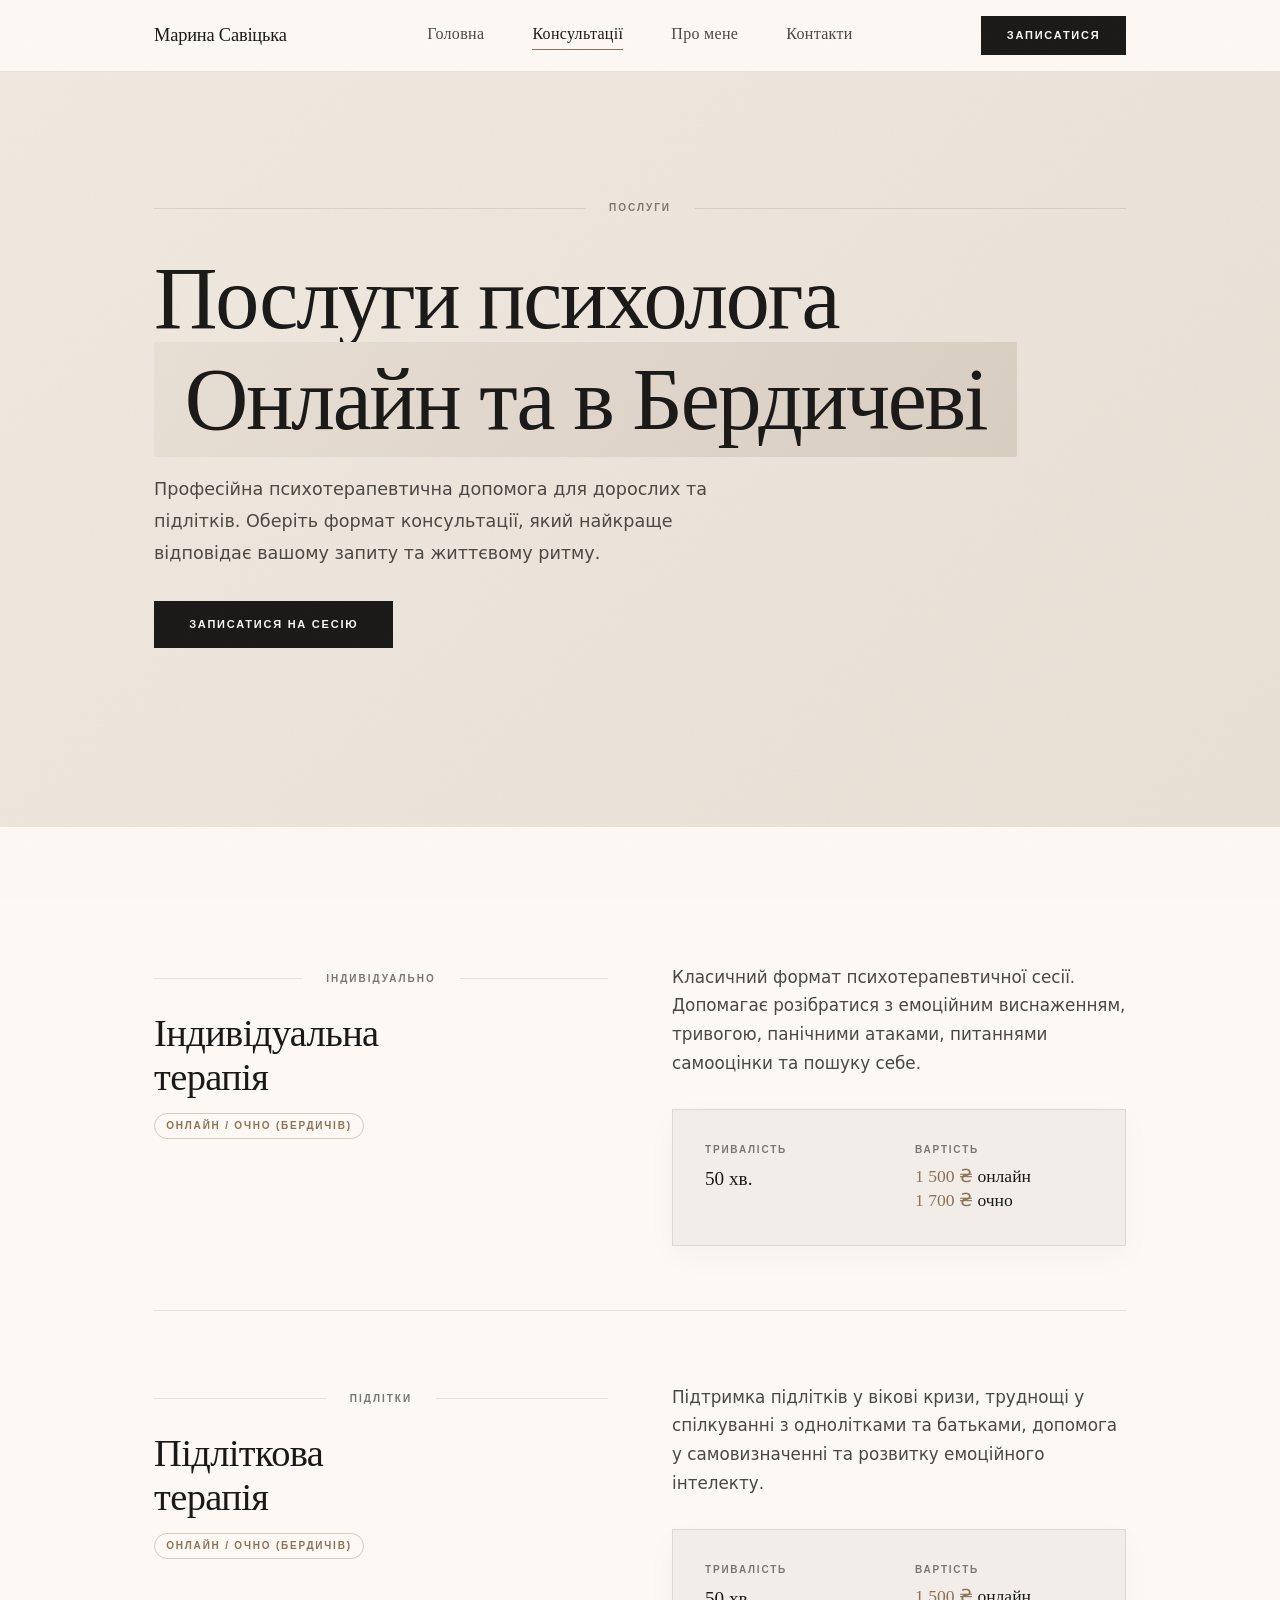
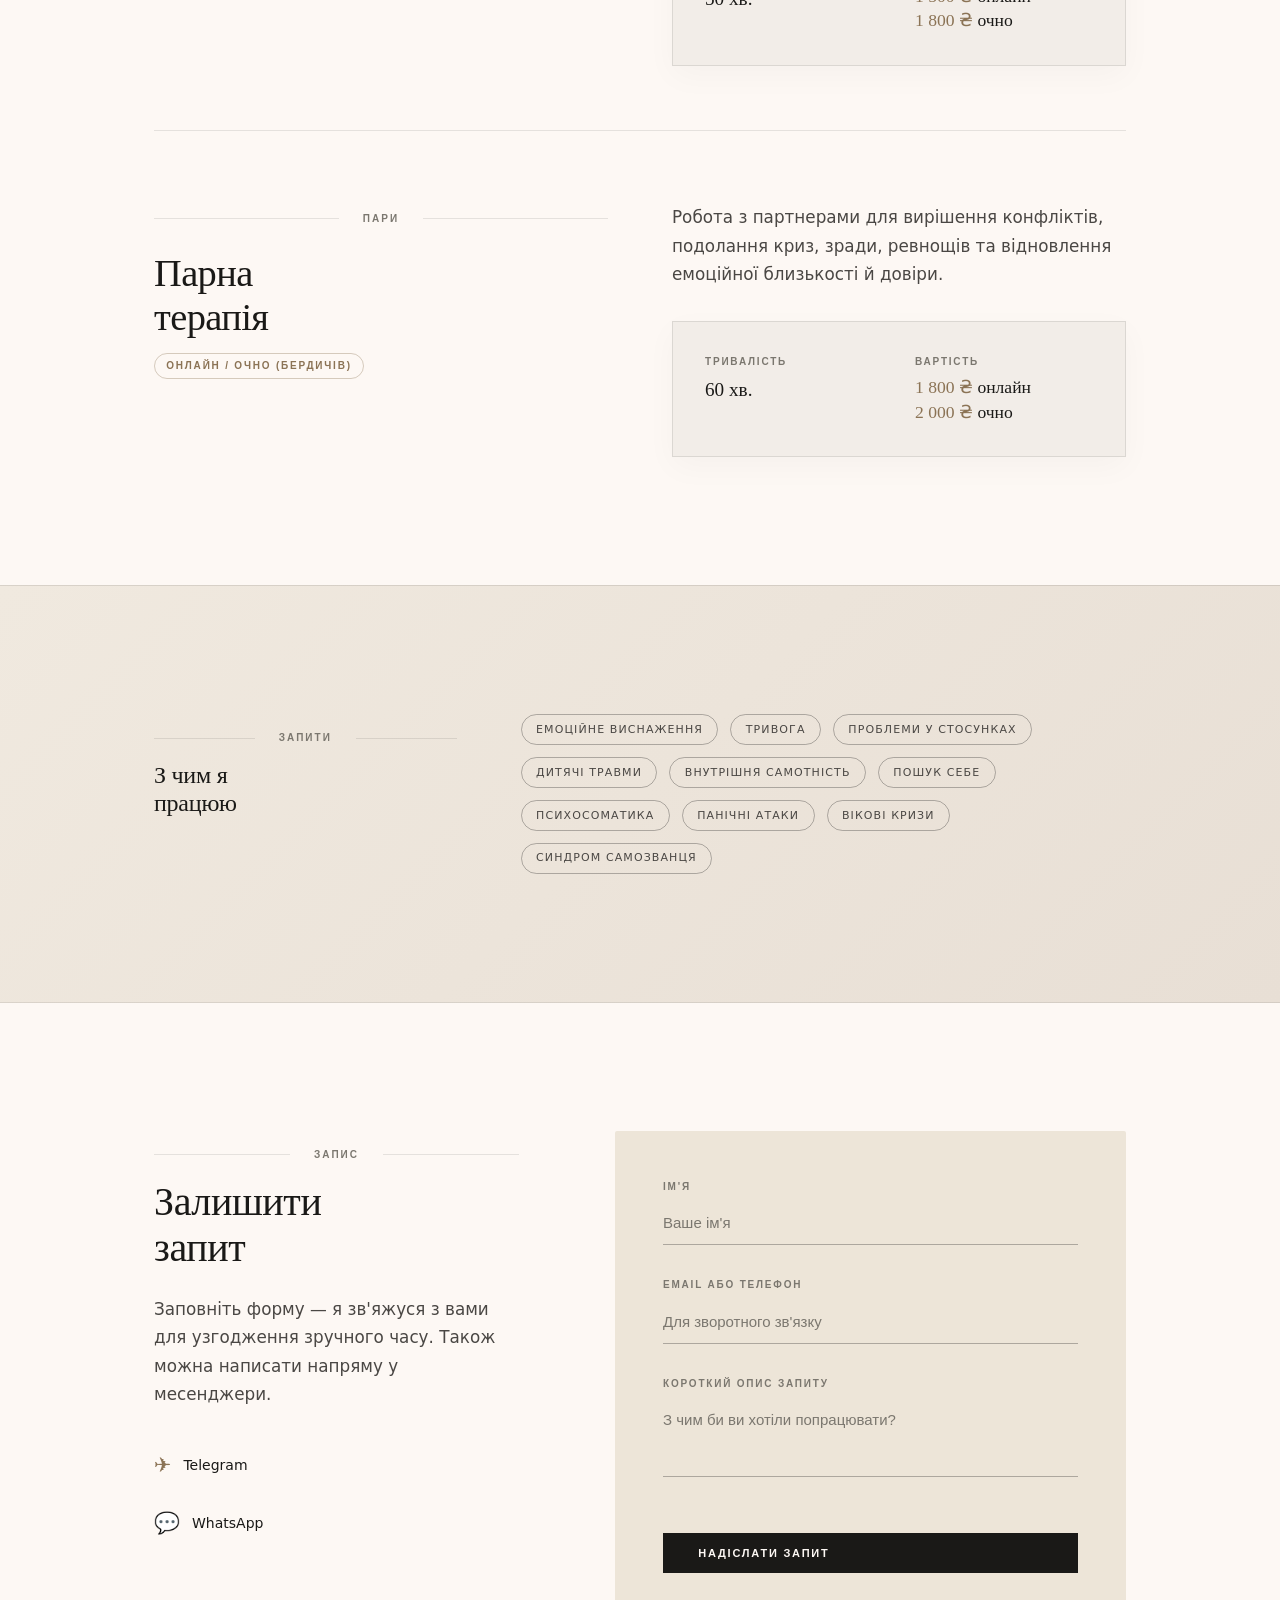
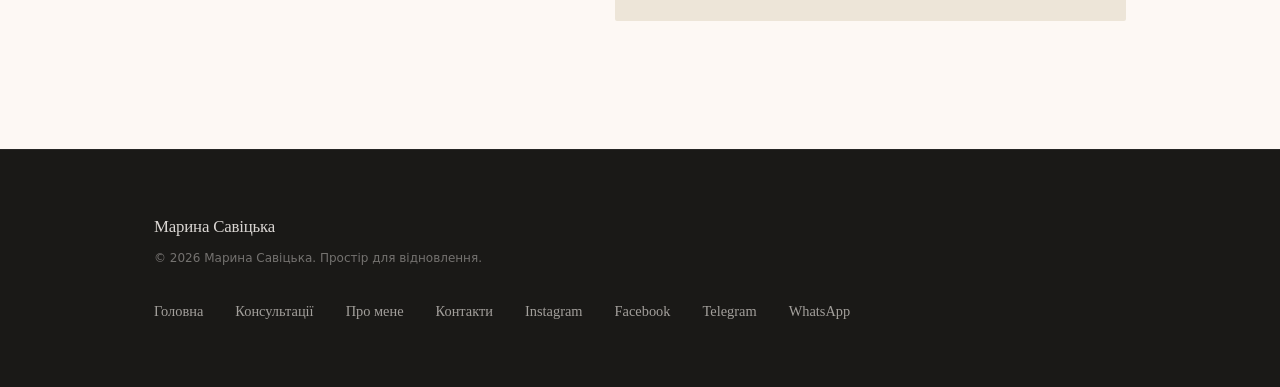
<file: consultations.html>
<!DOCTYPE html>
<html lang="uk">
<head>
  <!-- Google tag (gtag.js) -->
  <script async src="https://www.googletagmanager.com/gtag/js?id=G-778ZJSXF4D"></script>
  <script>
    window.dataLayer = window.dataLayer || [];
    function gtag(){dataLayer.push(arguments);}
    gtag('js', new Date());

    gtag('config', 'G-778ZJSXF4D');
  </script>
  <meta charset="utf-8"/>
  <meta name="viewport" content="width=device-width, initial-scale=1.0"/>
  <meta http-equiv="Content-Security-Policy" content="default-src 'self'; script-src 'self' 'unsafe-inline' https://www.googletagmanager.com https://www.google-analytics.com; style-src 'self' 'unsafe-inline' https://fonts.googleapis.com; font-src https://fonts.gstatic.com; img-src 'self' data: https:; connect-src https://www.google-analytics.com https://formspree.io; frame-src https://maps.google.com https://www.google.com; object-src 'none'; base-uri 'self';" />
  <title>Психолог Онлайн та в Бердичеві — Консультації і ціни | Марина Савіцька</title>
  <meta name="description" content="Психологічна консультація онлайн та у Бердичеві. Індивідуальна — від 1 500 ₴, парна — від 1 800 ₴. Підліткова терапія. Психолог Марина Савіцька — 16+ років практики."/>
  <meta name="keywords" content="психолог онлайн, онлайн психолог, психотерапевт онлайн, психолог Бердичів, онлайн психолог Бердичів, вартість консультації психолога, психотерапія онлайн, індивідуальна терапія, парна терапія"/>
  <link rel="canonical" href="https://marina-savytska.online/consultations" />
  <link rel="alternate" hreflang="uk" href="https://marina-savytska.online/consultations" />
  
  <!-- Open Graph -->
  <meta property="og:type" content="website" />
  <meta property="og:title" content="Психолог Онлайн та в Бердичеві — Консультації і ціни | Марина Савіцька" />
  <meta property="og:description" content="Психологічна консультація онлайн та очно. Індивідуальна від 1500 ₴, парна від 1800 ₴." />
  <meta property="og:url" content="https://marina-savytska.online/consultations" />
  <meta property="og:image" content="https://marina-savytska.online/img/personal/main_photo.jpg" />
  <meta property="og:locale" content="uk_UA" />
  <meta property="og:site_name" content="Психолог Онлайн та в Бердичеві — Марина Савіцька" />
  
  <!-- JSON-LD: BreadcrumbList -->
  <script type="application/ld+json">
  {
    "@context": "https://schema.org",
    "@type": "BreadcrumbList",
    "itemListElement": [
      {"@type": "ListItem", "position": 1, "name": "Головна", "item": "https://marina-savytska.online/"},
      {"@type": "ListItem", "position": 2, "name": "Послуги та ціни", "item": "https://marina-savytska.online/consultations"}
    ]
  }
  </script>
  
  <link rel="preconnect" href="https://fonts.googleapis.com" />
  <link rel="preconnect" href="https://fonts.gstatic.com" crossorigin />
  <link rel="icon" href="/favicon.ico" sizes="any" />
  <link rel="icon" type="image/png" sizes="192x192" href="/favicon.png" />
  <link rel="apple-touch-icon" href="/favicon.png" />
  <link rel="stylesheet" href="style.css"/>
</head>
<body>
<a href="#main-content" class="skip-link">Перейти до основного контенту</a>
<header id="site-header"></header>
<main id="main-content">

<!-- ══ PAGE HERO ════════════════════════════════════════════ -->
<section class="section-lg bg-warm" style="padding-top:clamp(4rem,10vw,7rem); overflow: hidden; position: relative;">
  <span class="deco-number" style="top: 2rem; right: -2rem; opacity: 0.03;">Services</span>
  
  <div class="container" style="position: relative; z-index: 1;">
    <div class="rule-text" style="margin-bottom: 2rem;"><span>Послуги</span></div>
    <h1 class="display hero-title" style="max-width:20ch;margin-bottom:1.5rem;">
      Послуги психолога<br/><span class="highlight">Онлайн та в Бердичеві</span>
    </h1>
    <p class="body-sm hero-sub" style="max-width:50ch; font-size: 1.1rem; line-height: 1.8; margin-bottom: 2rem;">
      Професійна психотерапевтична допомога для дорослих та підлітків. Оберіть формат консультації,
      який найкраще відповідає вашому запиту та життєвому ритму.
    </p>
    <div class="hero-cta reveal" style="display: flex; gap: 1rem; flex-wrap: wrap;">
      <a href="contacts" class="btn-primary">Записатися на сесію</a>
    </div>
  </div>
</section>

<!-- ══ SERVICES ═════════════════════════════════════════════ -->
<section class="section">
  <div class="container">

    <!-- Service 1 -->
    <div class="consultation-row-grid reveal" style="padding-bottom:4rem;border-bottom:1px solid var(--rule);margin-bottom:4rem; position: relative;">
      <span class="deco-number" style="top: 0; left: -1rem; font-size: 8rem; opacity: 0.04;">01</span>
      <div>
        <div class="rule-text" style="margin-bottom: 1.5rem;"><span>Індивідуально</span></div>
        <h2 class="headline" style="font-size:clamp(1.6rem,3vw,2.5rem);margin-bottom:.75rem;">
          Індивідуальна<br/>терапія
        </h2>
        <span class="tag">Онлайн / Очно (Бердичів)</span>
      </div>
      <div style="padding-top:.5rem;">
        <p class="body-sm" style="margin-bottom:2rem; font-size: 1.05rem; line-height: 1.7;">
          Класичний формат психотерапевтичної сесії. Допомагає розібратися з
          емоційним виснаженням, тривогою, панічними атаками, питаннями
          самооцінки та пошуку себе.
        </p>
        <div class="price-card-grid" style="background:var(--cream-dim); border:1px solid var(--rule); padding:2rem; box-shadow: 0 10px 30px rgba(0,0,0,0.03);">
          <div>
            <p class="field-label">Тривалість</p>
            <p style="font-family:'Noto Serif',serif;font-size:1.2rem; font-weight: 300;">50 хв.</p>
          </div>
          <div>
            <p class="field-label">Вартість</p>
            <p style="font-family:'Noto Serif',serif;font-size:1.1rem; font-weight: 300; line-height: 1.4;">
              <span style="color: var(--accent);">1 500 ₴</span> онлайн<br/>
              <span style="color: var(--accent);">1 700 ₴</span> очно
            </p>
          </div>
        </div>
      </div>
    </div>

    <!-- Service 2 -->
    <div class="consultation-row-grid reveal" style="padding-bottom:4rem;border-bottom:1px solid var(--rule);margin-bottom:4rem; position: relative;">
      <span class="deco-number" style="top: 0; left: -1rem; font-size: 8rem; opacity: 0.04;">02</span>
      <div>
        <div class="rule-text" style="margin-bottom: 1.5rem;"><span>Підлітки</span></div>
        <h2 class="headline" style="font-size:clamp(1.6rem,3vw,2.5rem);margin-bottom:.75rem;">
          Підліткова<br/>терапія
        </h2>
        <span class="tag">Онлайн / Очно (Бердичів)</span>
      </div>
      <div style="padding-top:.5rem;">
        <p class="body-sm" style="margin-bottom:2rem; font-size: 1.05rem; line-height: 1.7;">
          Підтримка підлітків у вікові кризи, труднощі у спілкуванні з
          однолітками та батьками, допомога у самовизначенні та розвитку
          емоційного інтелекту.
        </p>
        <div class="price-card-grid" style="background:var(--cream-dim); border:1px solid var(--rule); padding:2rem; box-shadow: 0 10px 30px rgba(0,0,0,0.03);">
          <div>
            <p class="field-label">Тривалість</p>
            <p style="font-family:'Noto Serif',serif;font-size:1.2rem; font-weight: 300;">50 хв.</p>
          </div>
          <div>
            <p class="field-label">Вартість</p>
            <p style="font-family:'Noto Serif',serif;font-size:1.1rem; font-weight: 300; line-height: 1.4;">
              <span style="color: var(--accent);">1 500 ₴</span> онлайн<br/>
              <span style="color: var(--accent);">1 800 ₴</span> очно
            </p>
          </div>
        </div>
      </div>
    </div>

    <!-- Service 3 -->
    <div class="consultation-row-grid reveal" style="position: relative;">
      <span class="deco-number" style="top: 0; left: -1rem; font-size: 8rem; opacity: 0.04;">03</span>
      <div>
        <div class="rule-text" style="margin-bottom: 1.5rem;"><span>Пари</span></div>
        <h2 class="headline" style="font-size:clamp(1.6rem,3vw,2.5rem);margin-bottom:.75rem;">
          Парна<br/>терапія
        </h2>
        <span class="tag">Онлайн / Очно (Бердичів)</span>
      </div>
      <div style="padding-top:.5rem;">
        <p class="body-sm" style="margin-bottom:2rem; font-size: 1.05rem; line-height: 1.7;">
          Робота з партнерами для вирішення конфліктів, подолання криз,
          зради, ревнощів та відновлення емоційної близькості й довіри.
        </p>
        <div class="price-card-grid" style="background:var(--cream-dim); border:1px solid var(--rule); padding:2rem; box-shadow: 0 10px 30px rgba(0,0,0,0.03);">
          <div>
            <p class="field-label">Тривалість</p>
            <p style="font-family:'Noto Serif',serif;font-size:1.2rem; font-weight: 300;">60 хв.</p>
          </div>
          <div>
            <p class="field-label">Вартість</p>
            <p style="font-family:'Noto Serif',serif;font-size:1.1rem; font-weight: 300; line-height: 1.4;">
              <span style="color: var(--accent);">1 800 ₴</span> онлайн<br/>
              <span style="color: var(--accent);">2 000 ₴</span> очно
            </p>
          </div>
        </div>
      </div>
    </div>

  </div>
</section>

<!-- ══ TOPICS ═══════════════════════════════════════════════ -->
<div class="bg-warm" style="border-top:1px solid var(--rule);border-bottom:1px solid var(--rule);">
  <section class="section">
    <div class="container">
      <div class="topics-grid reveal">
        <div>
          <div class="rule-text"><span>Запити</span></div>
          <h2 class="subhead" style="font-size:1.5rem; margin-top: 1rem;">З чим я<br/>працюю</h2>
        </div>
        <div style="display:flex;flex-wrap:wrap;gap:.75rem;" class="stagger">
          <span class="pill">Емоційне виснаження</span>
          <span class="pill">Тривога</span>
          <span class="pill">Проблеми у стосунках</span>
          <span class="pill">Дитячі травми</span>
          <span class="pill">Внутрішня самотність</span>
          <span class="pill">Пошук себе</span>
          <span class="pill">Психосоматика</span>
          <span class="pill">Панічні атаки</span>
          <span class="pill">Вікові кризи</span>
          <span class="pill">Синдром самозванця</span>
        </div>
      </div>
    </div>
  </section>
</div>

<!-- ══ BOOKING FORM ══════════════════════════════════════════ -->
<section class="section">
  <div class="container">
    <div class="booking-grid reveal">

      <div>
        <div class="rule-text"><span>Запис</span></div>
        <h2 class="subhead" style="margin-bottom:1.5rem; font-size: 2.5rem; margin-top: 1rem;">Залишити<br/>запит</h2>
        <p class="body-sm" style="margin-bottom:2.5rem; font-size: 1.05rem; line-height: 1.7;">
          Заповніть форму — я зв'яжуся з вами для узгодження зручного часу.
          Також можна написати напряму у месенджери.
        </p>
        <div style="display:flex;flex-direction:column;gap:1.5rem;">
          <a href="https://t.me/mus2208" target="_blank" rel="noopener noreferrer" class="link-underline" style="font-size:14px;color:var(--ink);display:flex;align-items:center;gap:.75rem; font-weight: 500;">
            <span style="font-size:1.3rem; color: var(--accent);">✈</span> Telegram
          </a>
          <a href="https://wa.me/380973539574" target="_blank" rel="noopener noreferrer" class="link-underline" style="font-size:14px;color:var(--ink);display:flex;align-items:center;gap:.75rem; font-weight: 500;">
            <span style="font-size:1.3rem; color: var(--accent);">💬</span> WhatsApp
          </a>
        </div>
      </div>

      <div class="bg-sand responsive-padding" style="padding: 3rem; border-radius: 2px;">
        <form id="booking-form"
              action="https://formspree.io/f/xojbaeqb"
              method="POST"
              style="display:flex;flex-direction:column;gap:2rem;">
          <input type="hidden" name="_subject" value="Запит на консультацію — marina-savytska.online"/>
          <input type="hidden" name="_language" value="uk"/>
          <div>
            <label class="field-label" for="c-name">Ім'я</label>
            <input class="input-ghost" id="c-name" name="name" type="text" placeholder="Ваше ім'я" required/>
          </div>
          <div>
            <label class="field-label" for="c-contact">Email або Телефон</label>
            <input class="input-ghost" id="c-contact" name="contact" type="text" placeholder="Для зворотного зв'язку" required/>
          </div>
          <div>
            <label class="field-label" for="c-msg">Короткий опис запиту</label>
            <textarea class="input-ghost" id="c-msg" name="message" rows="3"
                      placeholder="З чим би ви хотіли попрацювати?"
                      style="resize:none;"></textarea>
          </div>
          <div style="margin-top: 1rem;">
            <button type="submit" class="btn-primary" style="width: 100%;">Надіслати запит</button>
          </div>
        </form>
        <!-- Успішне відправлення -->
        <div id="booking-success" style="display:none; padding:2rem; text-align:center;">
          <p style="font-family:'Noto Serif',serif;font-size:1.3rem;color:var(--ink)">Дякую! Запит надіслано.</p>
          <p style="font-size:0.9rem; color:var(--ink-light); margin-top:1rem;">Я зв'яжуся з вами для узгодження часу.</p>
        </div>
      </div>


    </div>
  </div>
</section>

</main>
<footer id="site-footer"></footer>

<script src="nav.js" defer></script>
<script src="forms.js" defer></script>
</body>
</html>
</file>
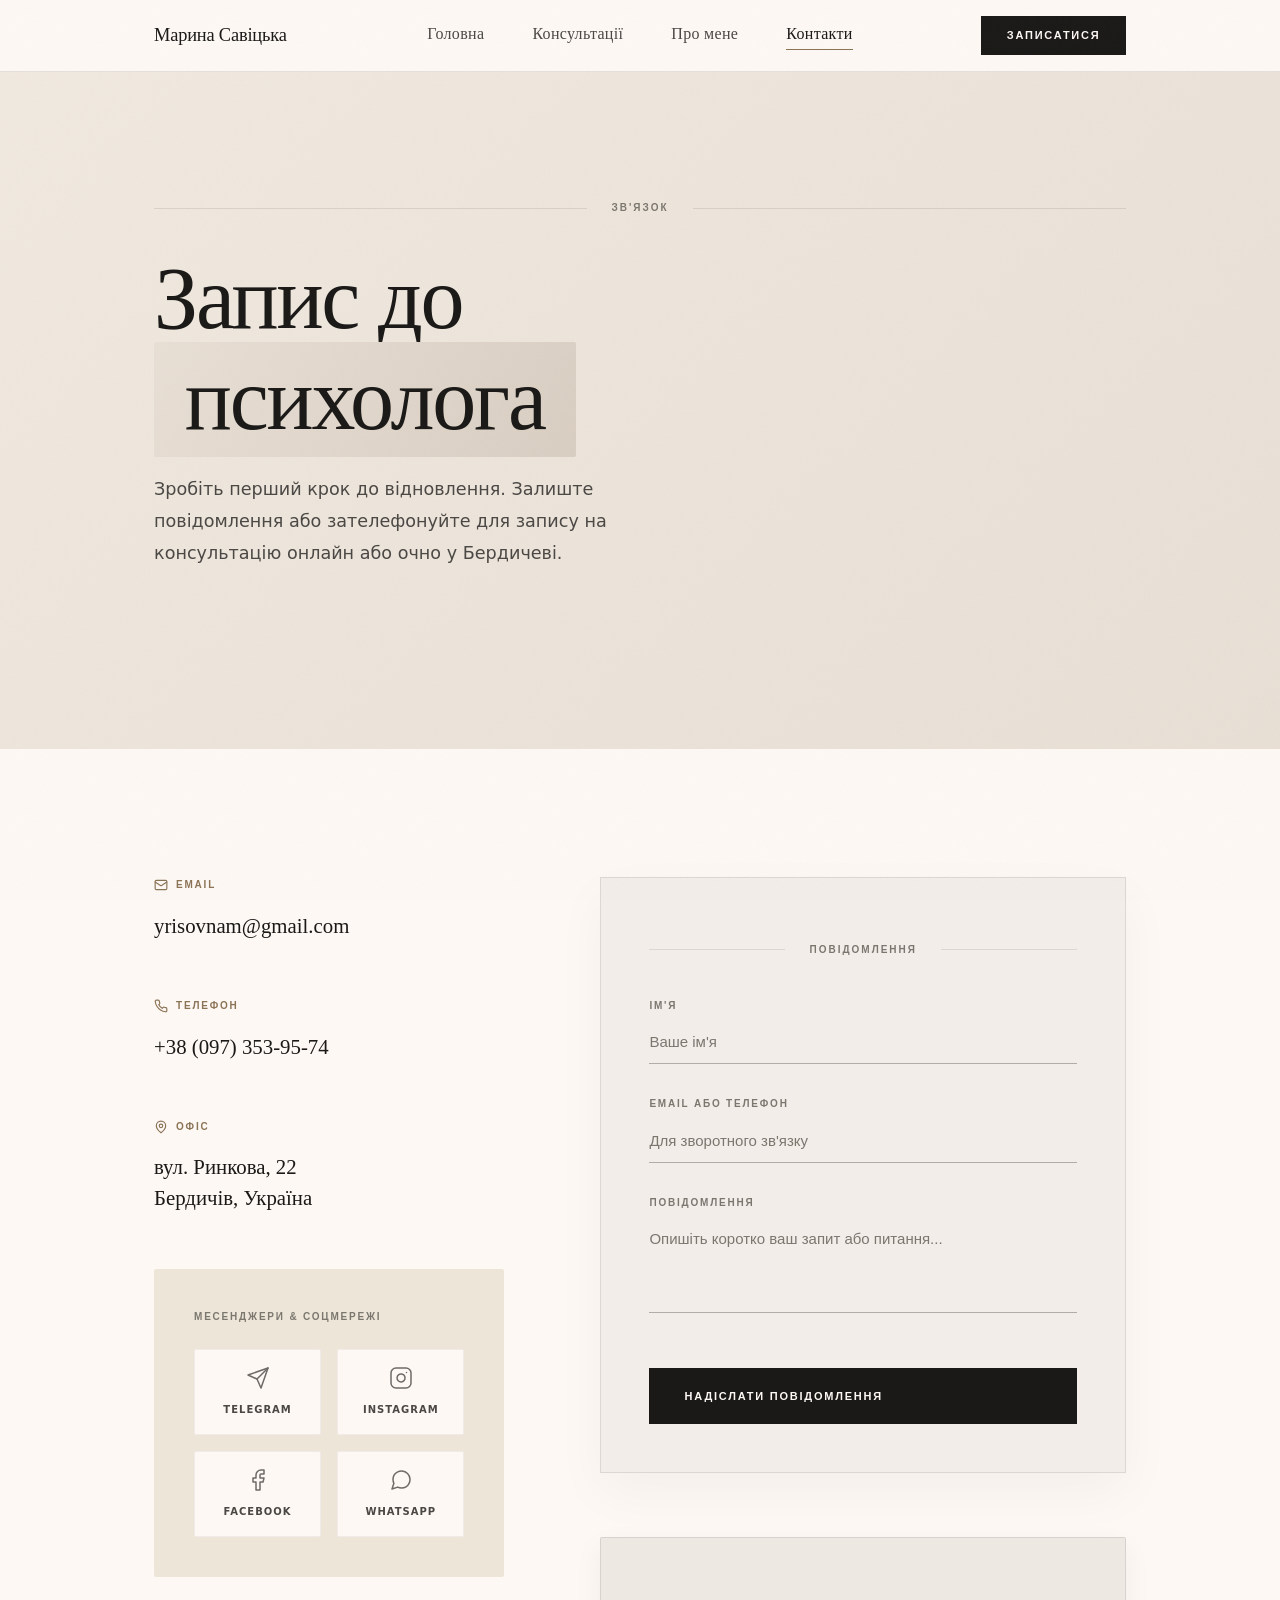
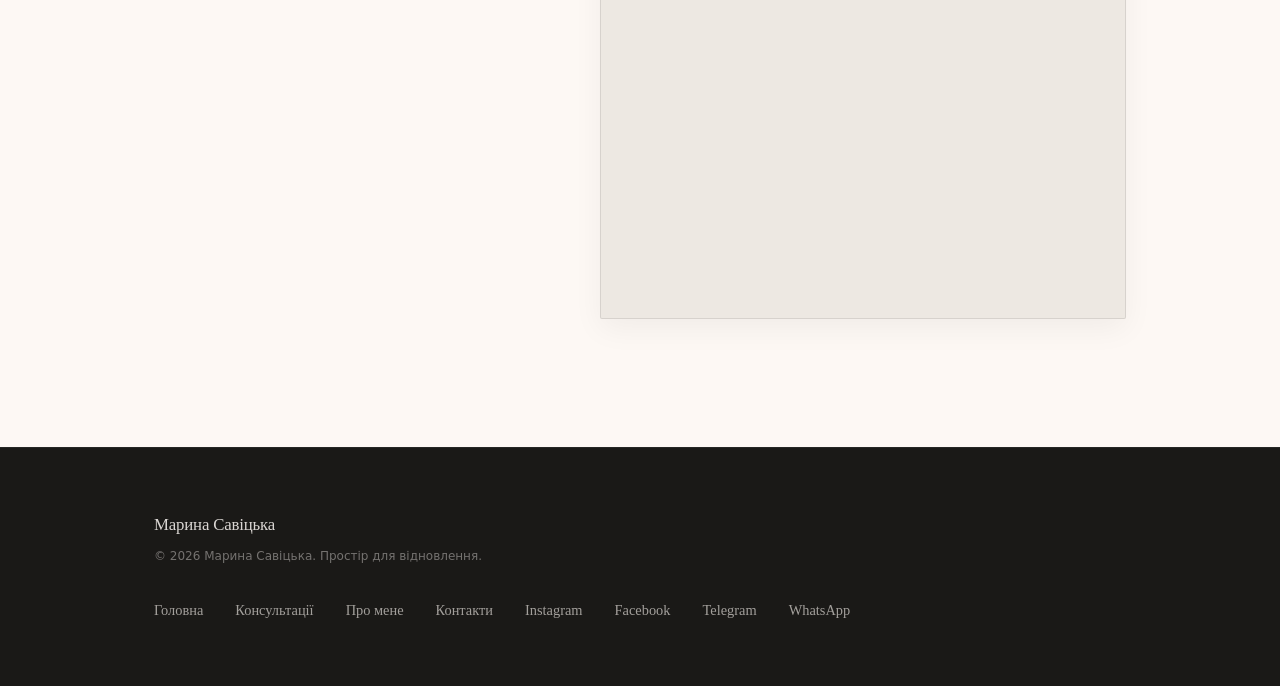
<file: contacts.html>
<!DOCTYPE html>
<html lang="uk">
<head>
  <!-- Google tag (gtag.js) -->
  <script async src="https://www.googletagmanager.com/gtag/js?id=G-778ZJSXF4D"></script>
  <script>
    window.dataLayer = window.dataLayer || [];
    function gtag(){dataLayer.push(arguments);}
    gtag('js', new Date());

    gtag('config', 'G-778ZJSXF4D');
  </script>
  <meta charset="utf-8"/>
  <meta name="viewport" content="width=device-width, initial-scale=1.0"/>
  <meta http-equiv="Content-Security-Policy" content="default-src 'self'; script-src 'self' 'unsafe-inline' https://www.googletagmanager.com https://www.google-analytics.com; style-src 'self' 'unsafe-inline' https://fonts.googleapis.com; font-src https://fonts.gstatic.com; img-src 'self' data: https:; connect-src https://www.google-analytics.com https://formspree.io; frame-src https://maps.google.com https://www.google.com; object-src 'none'; base-uri 'self';" />
  <title>Запис до психолога Онлайн та в Бердичеві — Контакти | Марина Савіцька</title>
  <meta name="description" content="Запишіться до психолога онлайн або очно у Бердичеві. Телефон: +38 097 353-95-74. Telegram, WhatsApp, Instagram. Адреса: вул. Ринкова, 22. Психолог Марина Савіцька — онлайн та очно."/>
  <meta name="keywords" content="психолог онлайн, запис до психолога, онлайн психолог Бердичів, контакти психолога, Марина Савіцька запис, психолог Бердичів телефон"/>
  <link rel="canonical" href="https://marina-savytska.online/contacts" />
  <link rel="alternate" hreflang="uk" href="https://marina-savytska.online/contacts" />
  
  <!-- Open Graph -->
  <meta property="og:type" content="website" />
  <meta property="og:title" content="Запис до психолога Онлайн та в Бердичеві | Марина Савіцька" />
  <meta property="og:description" content="Зв'яжіться з психотерапевтом. Онлайн або очно у Бердичеві." />
  <meta property="og:url" content="https://marina-savytska.online/contacts" />
  <meta property="og:image" content="https://marina-savytska.online/img/personal/main_photo.jpg" />
  <meta property="og:locale" content="uk_UA" />
  <meta property="og:site_name" content="Психолог Онлайн та в Бердичеві — Марина Савіцька" />
  
  <!-- JSON-LD: BreadcrumbList -->
  <script type="application/ld+json">
  {
    "@context": "https://schema.org",
    "@type": "BreadcrumbList",
    "itemListElement": [
      {"@type": "ListItem", "position": 1, "name": "Головна", "item": "https://marina-savytska.online/"},
      {"@type": "ListItem", "position": 2, "name": "Контакти", "item": "https://marina-savytska.online/contacts"}
    ]
  }
  </script>

  <link rel="preconnect" href="https://fonts.googleapis.com" />
  <link rel="preconnect" href="https://fonts.gstatic.com" crossorigin />
  <link rel="icon" href="/favicon.ico" sizes="any" />
  <link rel="icon" type="image/png" sizes="192x192" href="/favicon.png" />
  <link rel="apple-touch-icon" href="/favicon.png" />
  <link rel="stylesheet" href="style.css"/>
</head>
<body>
<a href="#main-content" class="skip-link">Перейти до основного контенту</a>
<header id="site-header"></header>
<main id="main-content">

<!-- ══ PAGE HERO ════════════════════════════════════════════ -->
<section class="section-lg bg-warm" style="padding-top:clamp(4rem,10vw,7rem); overflow: hidden; position: relative;">
  <span class="deco-number" style="top: 2rem; left: -2rem; opacity: 0.03;">Contact</span>
  
  <div class="container" style="position: relative; z-index: 1;">
    <div class="rule-text" style="margin-bottom: 2rem;"><span>Зв'язок</span></div>
    <h1 class="display hero-title" style="max-width:14ch;margin-bottom:1.5rem;">
      Запис до<br/><span class="highlight">психолога</span>
    </h1>
    <p class="body-sm hero-sub" style="max-width:50ch; font-size: 1.1rem; line-height: 1.8;">
      Зробіть перший крок до відновлення. Залиште повідомлення або зателефонуйте для запису на консультацію онлайн або очно у Бердичеві.
    </p>
  </div>
</section>

<!-- ══ CONTENT GRID ══════════════════════════════════════════ -->
<section class="section">
  <div class="container">
    <div class="contacts-grid">

      <!-- Left: info -->
      <div class="reveal" style="display:flex;flex-direction:column;gap:3.5rem;">

        <div style="position: relative;">
          <span class="deco-number" style="top: -1rem; left: -1rem; font-size: 6rem; opacity: 0.03;">01</span>
          <p class="field-label" style="margin-bottom:1rem; color: var(--accent); display: flex; align-items: center; gap: 0.5rem;">
            <svg xmlns="http://www.w3.org/2000/svg" width="14" height="14" viewBox="0 0 24 24" fill="none" stroke="currentColor" stroke-width="2" stroke-linecap="round" stroke-linejoin="round"><rect width="20" height="16" x="2" y="4" rx="2"/><path d="m22 7-8.97 5.7a1.94 1.94 0 0 1-2.06 0L2 7"/></svg>
            Email
          </p>
          <a href="mailto:yrisovnam@gmail.com" class="link-underline"
             style="font-family:'Noto Serif',serif;font-size:1.3rem;color:var(--ink); font-weight: 300;">
            yrisovnam@gmail.com
          </a>
        </div>

        <div style="position: relative;">
          <span class="deco-number" style="top: -1rem; left: -1rem; font-size: 6rem; opacity: 0.03;">02</span>
          <p class="field-label" style="margin-bottom:1rem; color: var(--accent); display: flex; align-items: center; gap: 0.5rem;">
            <svg xmlns="http://www.w3.org/2000/svg" width="14" height="14" viewBox="0 0 24 24" fill="none" stroke="currentColor" stroke-width="2" stroke-linecap="round" stroke-linejoin="round"><path d="M22 16.92v3a2 2 0 0 1-2.18 2 19.79 19.79 0 0 1-8.63-3.07 19.5 19.5 0 0 1-6-6 19.79 19.79 0 0 1-3.07-8.67A2 2 0 0 1 4.11 2h3a2 2 0 0 1 2 1.72 12.84 12.84 0 0 0 .7 2.81 2 2 0 0 1-.45 2.11L8.09 9.91a16 16 0 0 0 6 6l1.27-1.27a2 2 0 0 1 2.11-.45 12.84 12.84 0 0 0 2.81.7A2 2 0 0 1 22 16.92z"/></svg>
            Телефон
          </p>
          <a href="tel:+380973539574" class="link-underline"
             style="font-family:'Noto Serif',serif;font-size:1.3rem;color:var(--ink); font-weight: 300;">
            +38 (097) 353-95-74
          </a>
        </div>

        <div style="position: relative;">
          <span class="deco-number" style="top: -1rem; left: -1rem; font-size: 6rem; opacity: 0.03;">03</span>
          <p class="field-label" style="margin-bottom:1rem; color: var(--accent); display: flex; align-items: center; gap: 0.5rem;">
            <svg xmlns="http://www.w3.org/2000/svg" width="14" height="14" viewBox="0 0 24 24" fill="none" stroke="currentColor" stroke-width="2" stroke-linecap="round" stroke-linejoin="round"><path d="M20 10c0 6-8 12-8 12s-8-6-8-12a8 8 0 0 1 16 0Z"/><circle cx="12" cy="10" r="3"/></svg>
            Офіс
          </p>
          <a href="https://maps.app.goo.gl/abKiLmRU1V9CL5Xg8" target="_blank" rel="noopener" style="text-decoration:none; color:inherit;">
            <p style="font-family:'Noto Serif',serif;font-size:1.3rem;line-height:1.5; font-weight: 300;">
              вул. Ринкова, 22<br/>Бердичів, Україна
            </p>
          </a>
        </div>

        <div class="bg-sand responsive-padding" style="padding: 2.5rem; border-radius: 2px;">
          <p class="field-label" style="margin-bottom:1.5rem;">Месенджери & Соцмережі</p>
          <div style="display:grid; grid-template-columns: repeat(auto-fill, minmax(100px, 1fr)); gap: 1rem;">
            
            <!-- Telegram -->
            <a href="https://t.me/mus2208" target="_blank" rel="noopener noreferrer" class="contact-icon-box" title="Telegram">
              <svg xmlns="http://www.w3.org/2000/svg" width="24" height="24" viewBox="0 0 24 24" fill="none" stroke="currentColor" stroke-width="1.5" stroke-linecap="round" stroke-linejoin="round"><path d="m22 2-7 20-4-9-9-4Z"/><path d="M22 2 11 13"/></svg>
              <span>Telegram</span>
            </a>

            <!-- Instagram -->
            <a href="https://www.instagram.com/marina.savytska.psy?utm_source=qr&igsh=MWZ2ZmNqY2cwYjJjYg==" target="_blank" rel="noopener noreferrer" class="contact-icon-box" title="Instagram">
              <svg xmlns="http://www.w3.org/2000/svg" width="24" height="24" viewBox="0 0 24 24" fill="none" stroke="currentColor" stroke-width="1.5" stroke-linecap="round" stroke-linejoin="round"><rect width="20" height="20" x="2" y="2" rx="5" ry="5"/><path d="M16 11.37A4 4 0 1 1 12.63 8 4 4 0 0 1 16 11.37z"/><line x1="17.5" x2="17.51" y1="6.5" y2="6.5"/></svg>
              <span>Instagram</span>
            </a>

            <!-- Facebook -->
            <a href="https://www.facebook.com/share/18Sv2ocbo6/" target="_blank" rel="noopener noreferrer" class="contact-icon-box" title="Facebook">
              <svg xmlns="http://www.w3.org/2000/svg" width="24" height="24" viewBox="0 0 24 24" fill="none" stroke="currentColor" stroke-width="1.5" stroke-linecap="round" stroke-linejoin="round"><path d="M18 2h-3a5 5 0 0 0-5 5v3H7v4h3v8h4v-8h3l1-4h-4V7a1 1 0 0 1 1-1h3z"/></svg>
              <span>Facebook</span>
            </a>

            <!-- WhatsApp -->
            <a href="https://wa.me/380973539574" target="_blank" rel="noopener noreferrer" class="contact-icon-box" title="WhatsApp">
              <svg xmlns="http://www.w3.org/2000/svg" width="24" height="24" viewBox="0 0 24 24" fill="none" stroke="currentColor" stroke-width="1.5" stroke-linecap="round" stroke-linejoin="round"><path d="M21 11.5a8.38 8.38 0 0 1-.9 3.8 8.5 8.5 0 0 1-7.6 4.7 8.38 8.38 0 0 1-3.8-.9L3 21l1.9-5.7a8.38 8.38 0 0 1-.9-3.8 8.5 8.5 0 0 1 4.7-7.6 8.38 8.38 0 0 1 3.8-.9h.5a8.48 8.48 0 0 1 8 8v.5z"/></svg>
              <span>WhatsApp</span>
            </a>

          </div>
        </div>



      </div>

      <!-- Right: form + map -->
      <div class="reveal" style="display:flex;flex-direction:column;gap:4rem;">

        <!-- Form -->
        <div class="responsive-padding" style="position: relative; padding: 3rem; background: var(--cream-dim); border: 1px solid var(--rule); box-shadow: 0 20px 50px rgba(0,0,0,0.04);">
          <div class="rule-text" style="margin-bottom: 2.5rem;"><span>Повідомлення</span></div>
          <!-- Formspree — реальне відправлення на email -->
          <form id="contact-form"
                action="https://formspree.io/f/xojbaeqb"
                method="POST"
                style="display:flex;flex-direction:column;gap:2rem;">
            <input type="hidden" name="_subject" value="Новий запит з сайту marina-savytska.online"/>
            <input type="hidden" name="_language" value="uk"/>
            <div>
              <label class="field-label" for="name">Ім'я</label>
              <input class="input-ghost" id="name" name="name" type="text" placeholder="Ваше ім'я" required/>
            </div>
            <div>
              <label class="field-label" for="contact">Email або Телефон</label>
              <input class="input-ghost" id="contact" name="contact" type="text" placeholder="Для зворотного зв'язку" required/>
            </div>
            <div>
              <label class="field-label" for="msg">Повідомлення</label>
              <textarea class="input-ghost" id="msg" name="message" rows="4"
                        placeholder="Опишіть коротко ваш запит або питання..."
                        style="resize:none;"></textarea>
            </div>
            <div style="margin-top: 1rem;">
              <button type="submit" class="btn-primary" style="width: 100%; height: 3.5rem;">Надіслати повідомлення</button>
            </div>
          </form>
          <!-- Повідомлення про успіх (приховане) -->
          <div id="form-success" style="display:none; padding:2rem; text-align:center;">
            <p style="font-family:'Noto Serif',serif;font-size:1.3rem;color:var(--ink)">Дякую! Повідомлення надіслано.</p>
            <p style="font-size:0.9rem; color:var(--ink-light); margin-top:1rem;">Я зв'яжуся з вами найближчим часом.</p>
          </div>
        </div>


        <!-- Map -->
        <div style="overflow:hidden;background:var(--cream-card);border:1px solid var(--rule); border-radius: 2px; box-shadow: 0 10px 30px rgba(0,0,0,0.05);">
          <iframe
            src="https://maps.google.com/maps?q=49.901050,28.576471&hl=uk&z=16&output=embed"
            width="100%"
            height="380"
            style="border:0;filter:grayscale(60%) contrast(1.1) opacity(.9);display:block;"
            allowfullscreen=""
            loading="lazy"
            referrerpolicy="no-referrer-when-downgrade">
          </iframe>
        </div>

      </div>

    </div>
  </div>
</section>

</main>
<footer id="site-footer"></footer>
<script src="nav.js" defer></script>
<script src="forms.js" defer></script>
</body>
</html>
</file>
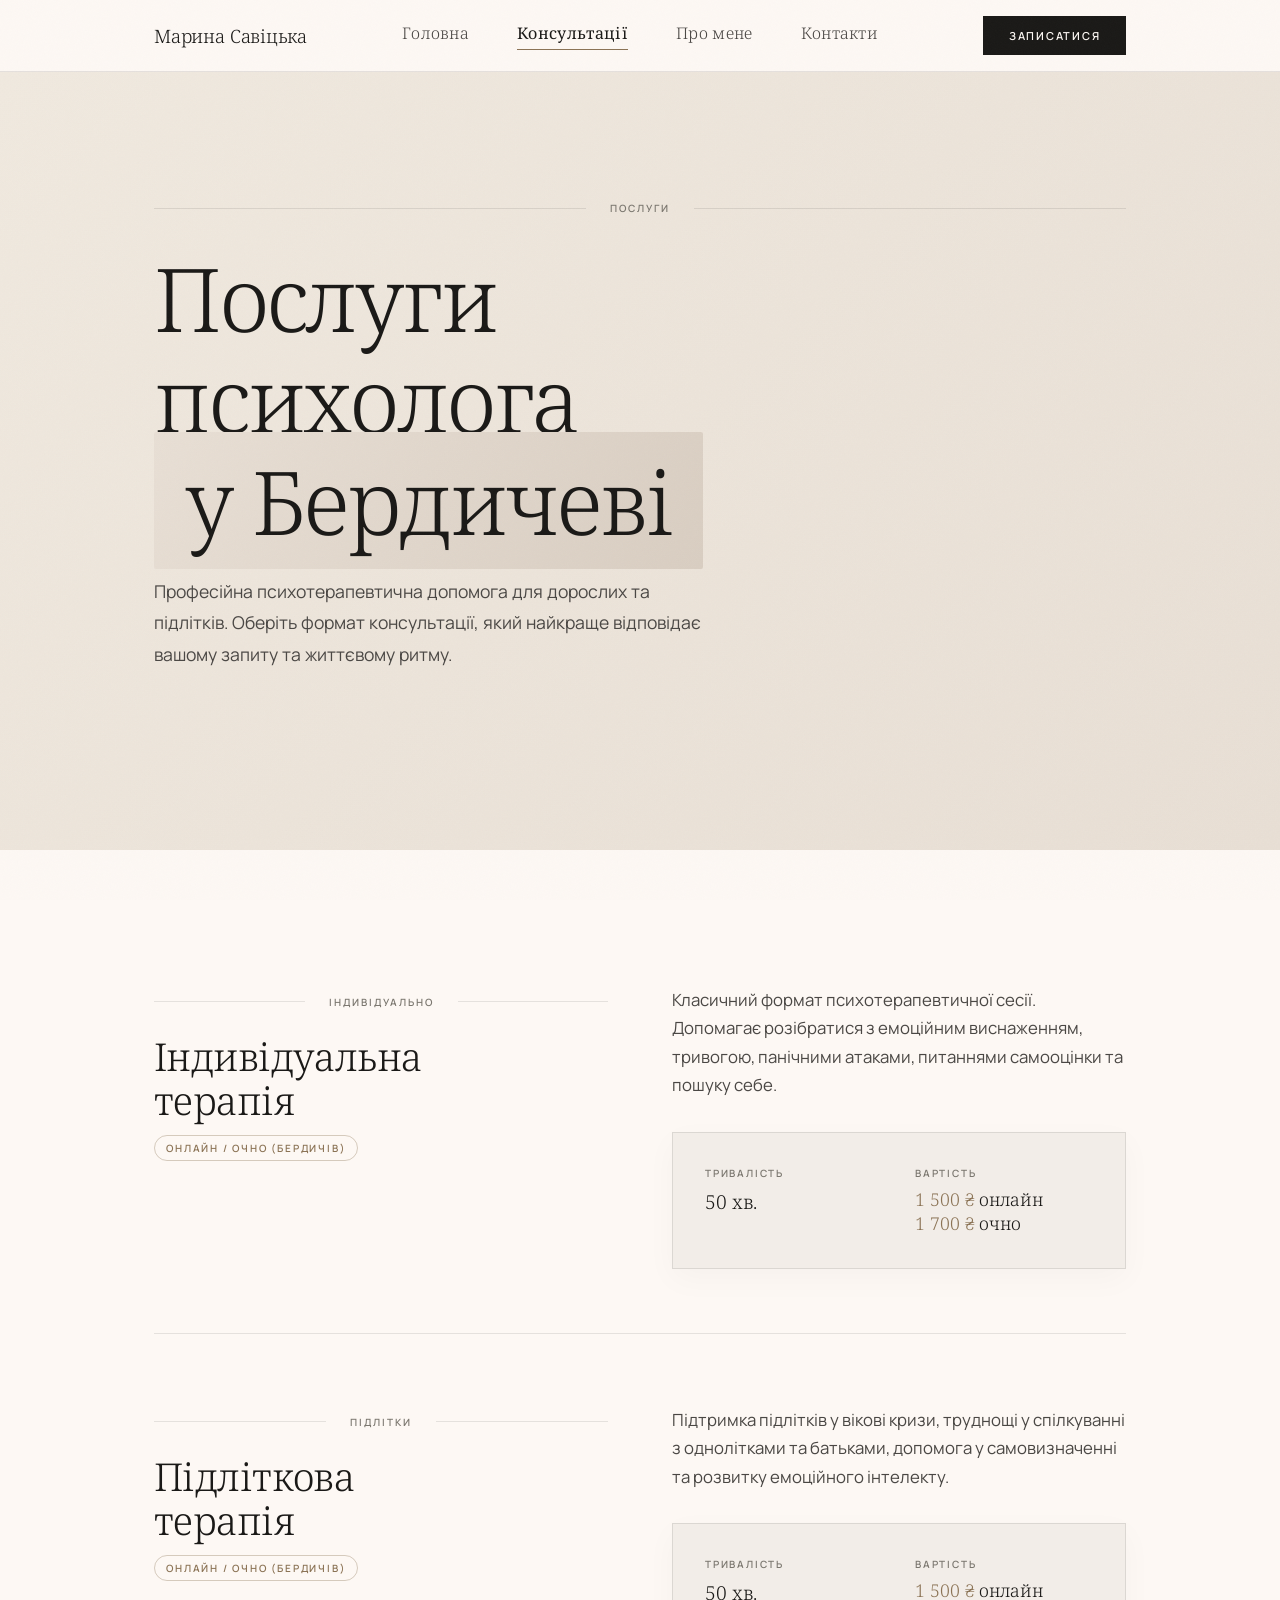
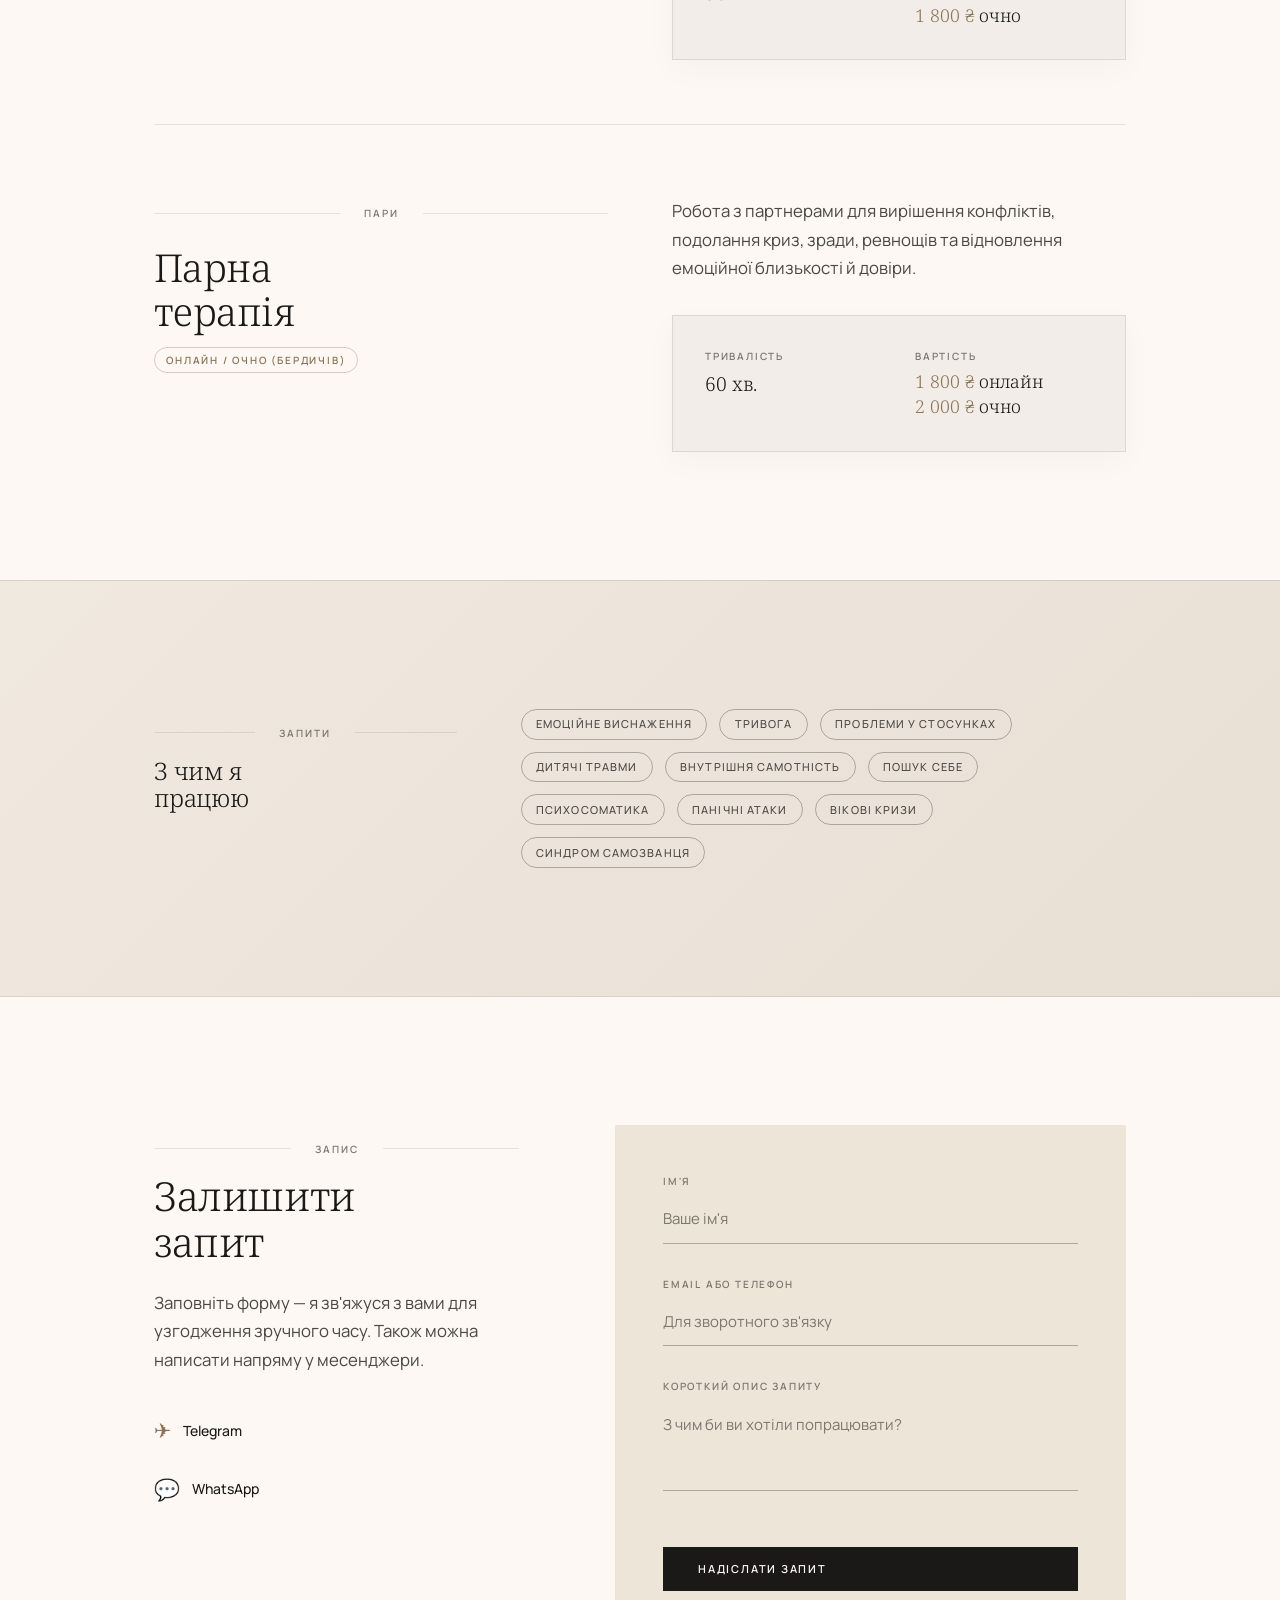
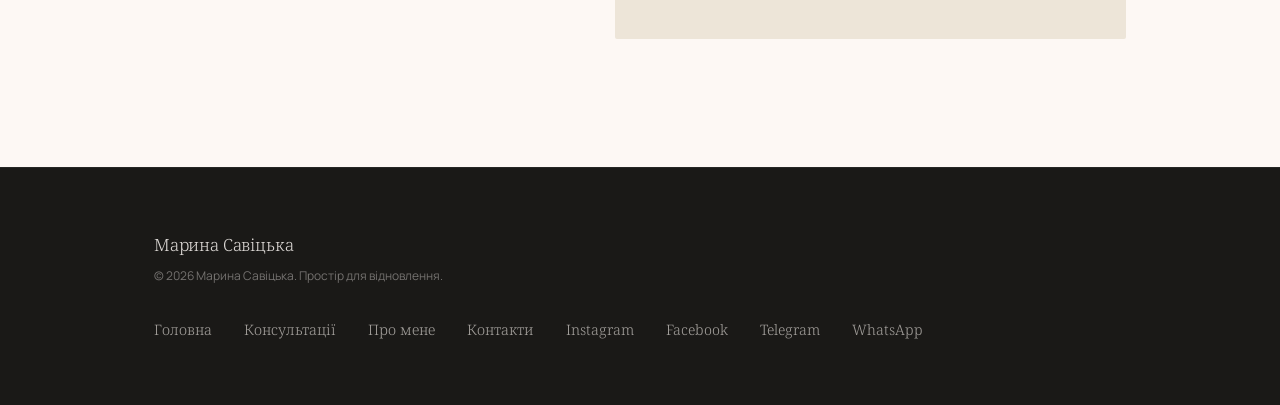
<file: site/consultations.html>
<!DOCTYPE html>
<html lang="uk">
<head>
  <meta charset="utf-8"/>
  <meta name="viewport" content="width=device-width, initial-scale=1.0"/>
  <title>Консультації психолога у Бердичеві — Ціни та формати | Марина Савіцька</title>
  <meta name="description" content="Послуги та вартість консультацій психолога Марини Савіцької у Бердичеві. Індивідуальна, підліткова, парна терапія — онлайн та очно. Ціни від 1500 ₴."/>
  <meta name="keywords" content="консультація психолога Бердичів, психотерапія онлайн, індивідуальна терапія, парна терапія, підлітковий психолог, вартість консультації"/>
  <link rel="canonical" href="https://paveldurovprime.github.io/marinasavitska/consultations.html" />
  
  <!-- Open Graph -->
  <meta property="og:type" content="website" />
  <meta property="og:title" content="Консультації та вартість | Марина Савіцька" />
  <meta property="og:description" content="Індивідуальна, підліткова, парна терапія. Онлайн та очно у Бердичеві. Від 1500 ₴." />
  <meta property="og:url" content="https://paveldurovprime.github.io/marinasavitska/consultations.html" />
  <meta property="og:image" content="https://paveldurovprime.github.io/marinasavitska/img/logo/logo.jpg" />
  <meta property="og:locale" content="uk_UA" />
  <meta property="og:site_name" content="Марина Савіцька — Психолог" />
  
  <link rel="icon" href="img/logo/logo.jpg" type="image/jpeg"/>
  <link rel="apple-touch-icon" href="img/logo/logo.jpg" />
  <link rel="stylesheet" href="style.css"/>
</head>
<body>

<header id="site-header"></header>

<!-- ══ PAGE HERO ════════════════════════════════════════════ -->
<section class="section-lg bg-warm" style="padding-top:clamp(4rem,10vw,7rem); overflow: hidden; position: relative;">
  <span class="deco-number" style="top: 2rem; right: -2rem; opacity: 0.03;">Services</span>
  
  <div class="container" style="position: relative; z-index: 1;">
    <div class="rule-text" style="margin-bottom: 2rem;"><span>Послуги</span></div>
    <h1 class="display hero-title" style="max-width:16ch;margin-bottom:1.5rem;">
      Послуги психолога<br/><span class="highlight">у Бердичеві</span>
    </h1>
    <p class="body-sm hero-sub" style="max-width:50ch; font-size: 1.1rem; line-height: 1.8;">
      Професійна психотерапевтична допомога для дорослих та підлітків. Оберіть формат консультації,
      який найкраще відповідає вашому запиту та життєвому ритму.
    </p>
  </div>
</section>

<!-- ══ SERVICES ═════════════════════════════════════════════ -->
<section class="section">
  <div class="container">

    <!-- Service 1 -->
    <div class="reveal" style="display:grid;grid-template-columns:1fr 1fr;gap:4rem;align-items:start;
                                padding-bottom:4rem;border-bottom:1px solid var(--rule);margin-bottom:4rem; position: relative;">
      <span class="deco-number" style="top: 0; left: -1rem; font-size: 8rem; opacity: 0.04;">01</span>
      <div>
        <div class="rule-text" style="margin-bottom: 1.5rem;"><span>Індивідуально</span></div>
        <h2 class="headline" style="font-size:clamp(1.6rem,3vw,2.5rem);margin-bottom:.75rem;">
          Індивідуальна<br/>терапія
        </h2>
        <span class="tag">Онлайн / Очно (Бердичів)</span>
      </div>
      <div style="padding-top:.5rem;">
        <p class="body-sm" style="margin-bottom:2rem; font-size: 1.05rem; line-height: 1.7;">
          Класичний формат психотерапевтичної сесії. Допомагає розібратися з
          емоційним виснаженням, тривогою, панічними атаками, питаннями
          самооцінки та пошуку себе.
        </p>
        <div style="display:grid;grid-template-columns:1fr 1fr;gap:2rem;
                    background:var(--cream-dim); border:1px solid var(--rule); padding:2rem; box-shadow: 0 10px 30px rgba(0,0,0,0.03);">
          <div>
            <p class="field-label">Тривалість</p>
            <p style="font-family:'Noto Serif',serif;font-size:1.2rem; font-weight: 300;">50 хв.</p>
          </div>
          <div>
            <p class="field-label">Вартість</p>
            <p style="font-family:'Noto Serif',serif;font-size:1.1rem; font-weight: 300; line-height: 1.4;">
              <span style="color: var(--accent);">1 500 ₴</span> онлайн<br/>
              <span style="color: var(--accent);">1 700 ₴</span> очно
            </p>
          </div>
        </div>
      </div>
    </div>

    <!-- Service 2 -->
    <div class="reveal" style="display:grid;grid-template-columns:1fr 1fr;gap:4rem;align-items:start;
                                padding-bottom:4rem;border-bottom:1px solid var(--rule);margin-bottom:4rem; position: relative;">
      <span class="deco-number" style="top: 0; left: -1rem; font-size: 8rem; opacity: 0.04;">02</span>
      <div>
        <div class="rule-text" style="margin-bottom: 1.5rem;"><span>Підлітки</span></div>
        <h2 class="headline" style="font-size:clamp(1.6rem,3vw,2.5rem);margin-bottom:.75rem;">
          Підліткова<br/>терапія
        </h2>
        <span class="tag">Онлайн / Очно (Бердичів)</span>
      </div>
      <div style="padding-top:.5rem;">
        <p class="body-sm" style="margin-bottom:2rem; font-size: 1.05rem; line-height: 1.7;">
          Підтримка підлітків у вікові кризи, труднощі у спілкуванні з
          однолітками та батьками, допомога у самовизначенні та розвитку
          емоційного інтелекту.
        </p>
        <div style="display:grid;grid-template-columns:1fr 1fr;gap:2rem;
                    background:var(--cream-dim); border:1px solid var(--rule); padding:2rem; box-shadow: 0 10px 30px rgba(0,0,0,0.03);">
          <div>
            <p class="field-label">Тривалість</p>
            <p style="font-family:'Noto Serif',serif;font-size:1.2rem; font-weight: 300;">50 хв.</p>
          </div>
          <div>
            <p class="field-label">Вартість</p>
            <p style="font-family:'Noto Serif',serif;font-size:1.1rem; font-weight: 300; line-height: 1.4;">
              <span style="color: var(--accent);">1 500 ₴</span> онлайн<br/>
              <span style="color: var(--accent);">1 800 ₴</span> очно
            </p>
          </div>
        </div>
      </div>
    </div>

    <!-- Service 3 -->
    <div class="reveal" style="display:grid;grid-template-columns:1fr 1fr;gap:4rem;align-items:start; position: relative;">
      <span class="deco-number" style="top: 0; left: -1rem; font-size: 8rem; opacity: 0.04;">03</span>
      <div>
        <div class="rule-text" style="margin-bottom: 1.5rem;"><span>Пари</span></div>
        <h2 class="headline" style="font-size:clamp(1.6rem,3vw,2.5rem);margin-bottom:.75rem;">
          Парна<br/>терапія
        </h2>
        <span class="tag">Онлайн / Очно (Бердичів)</span>
      </div>
      <div style="padding-top:.5rem;">
        <p class="body-sm" style="margin-bottom:2rem; font-size: 1.05rem; line-height: 1.7;">
          Робота з партнерами для вирішення конфліктів, подолання криз,
          зради, ревнощів та відновлення емоційної близькості й довіри.
        </p>
        <div style="display:grid;grid-template-columns:1fr 1fr;gap:2rem;
                    background:var(--cream-dim); border:1px solid var(--rule); padding:2rem; box-shadow: 0 10px 30px rgba(0,0,0,0.03);">
          <div>
            <p class="field-label">Тривалість</p>
            <p style="font-family:'Noto Serif',serif;font-size:1.2rem; font-weight: 300;">60 хв.</p>
          </div>
          <div>
            <p class="field-label">Вартість</p>
            <p style="font-family:'Noto Serif',serif;font-size:1.1rem; font-weight: 300; line-height: 1.4;">
              <span style="color: var(--accent);">1 800 ₴</span> онлайн<br/>
              <span style="color: var(--accent);">2 000 ₴</span> очно
            </p>
          </div>
        </div>
      </div>
    </div>

  </div>
</section>

<!-- ══ TOPICS ═══════════════════════════════════════════════ -->
<div class="bg-warm" style="border-top:1px solid var(--rule);border-bottom:1px solid var(--rule);">
  <section class="section">
    <div class="container">
      <div style="display:grid;grid-template-columns:1fr 2fr;gap:4rem;align-items:start;" class="reveal">
        <div>
          <div class="rule-text"><span>Запити</span></div>
          <h2 class="subhead" style="font-size:1.5rem; margin-top: 1rem;">З чим я<br/>працюю</h2>
        </div>
        <div style="display:flex;flex-wrap:wrap;gap:.75rem;" class="stagger">
          <span class="pill">Емоційне виснаження</span>
          <span class="pill">Тривога</span>
          <span class="pill">Проблеми у стосунках</span>
          <span class="pill">Дитячі травми</span>
          <span class="pill">Внутрішня самотність</span>
          <span class="pill">Пошук себе</span>
          <span class="pill">Психосоматика</span>
          <span class="pill">Панічні атаки</span>
          <span class="pill">Вікові кризи</span>
          <span class="pill">Синдром самозванця</span>
        </div>
      </div>
    </div>
  </section>
</div>

<!-- ══ BOOKING FORM ══════════════════════════════════════════ -->
<section class="section">
  <div class="container">
    <div style="display:grid;grid-template-columns:1fr 1.4fr;gap:6rem;align-items:start;" class="reveal">

      <div>
        <div class="rule-text"><span>Запис</span></div>
        <h2 class="subhead" style="margin-bottom:1.5rem; font-size: 2.5rem; margin-top: 1rem;">Залишити<br/>запит</h2>
        <p class="body-sm" style="margin-bottom:2.5rem; font-size: 1.05rem; line-height: 1.7;">
          Заповніть форму — я зв'яжуся з вами для узгодження зручного часу.
          Також можна написати напряму у месенджери.
        </p>
        <div style="display:flex;flex-direction:column;gap:1.5rem;">
          <a href="https://t.me/mus2208" target="_blank" rel="noopener" class="link-underline" style="font-size:14px;color:var(--ink);display:flex;align-items:center;gap:.75rem; font-weight: 500;">
            <span style="font-size:1.3rem; color: var(--accent);">✈</span> Telegram
          </a>
          <a href="https://wa.me/0973539574" target="_blank" rel="noopener" class="link-underline" style="font-size:14px;color:var(--ink);display:flex;align-items:center;gap:.75rem; font-weight: 500;">
            <span style="font-size:1.3rem; color: var(--accent);">💬</span> WhatsApp
          </a>
        </div>
      </div>

      <div class="bg-sand" style="padding: 3rem; border-radius: 2px;">
        <form id="booking-form"
              action="https://formspree.io/f/xojbaeqb"
              method="POST"
              style="display:flex;flex-direction:column;gap:2rem;">
          <input type="hidden" name="_subject" value="Запит на консультацію — marinasavitska.ua"/>
          <input type="hidden" name="_language" value="uk"/>
          <div>
            <label class="field-label" for="c-name">Ім'я</label>
            <input class="input-ghost" id="c-name" name="name" type="text" placeholder="Ваше ім'я" required/>
          </div>
          <div>
            <label class="field-label" for="c-contact">Email або Телефон</label>
            <input class="input-ghost" id="c-contact" name="contact" type="text" placeholder="Для зворотного зв'язку" required/>
          </div>
          <div>
            <label class="field-label" for="c-msg">Короткий опис запиту</label>
            <textarea class="input-ghost" id="c-msg" name="message" rows="3"
                      placeholder="З чим би ви хотіли попрацювати?"
                      style="resize:none;"></textarea>
          </div>
          <div style="margin-top: 1rem;">
            <button type="submit" class="btn-primary" style="width: 100%;">Надіслати запит</button>
          </div>
        </form>
        <!-- Успішне відправлення -->
        <div id="booking-success" style="display:none; padding:2rem; text-align:center;">
          <p style="font-family:'Noto Serif',serif;font-size:1.3rem;color:var(--ink)">Дякую! Запит надіслано.</p>
          <p style="font-size:0.9rem; color:var(--ink-light); margin-top:1rem;">Я зв'яжуся з вами для узгодження часу.</p>
        </div>
        <script>
          (function(){
            var form = document.getElementById('booking-form');
            if(!form) return;
            form.addEventListener('submit', async function(e){
              e.preventDefault();
              var btn = form.querySelector('button[type=submit]');
              btn.textContent = 'Надсилання…';
              btn.disabled = true;
              var data = new FormData(form);
              try {
                var res = await fetch(form.action, {
                  method: 'POST', body: data,
                  headers: { 'Accept': 'application/json' }
                });
                if(res.ok){
                  form.style.display = 'none';
                  document.getElementById('booking-success').style.display = 'block';
                } else {
                  btn.textContent = 'Помилка — спробуйте ще раз';
                  btn.disabled = false;
                }
              } catch(err){
                btn.textContent = 'Помилка з\'єднання';
                btn.disabled = false;
              }
            });
          })();
        </script>
      </div>

    </div>
  </div>
</section>

<footer id="site-footer"></footer>

<script src="nav.js" defer></script>
</body>
</html>
</file>
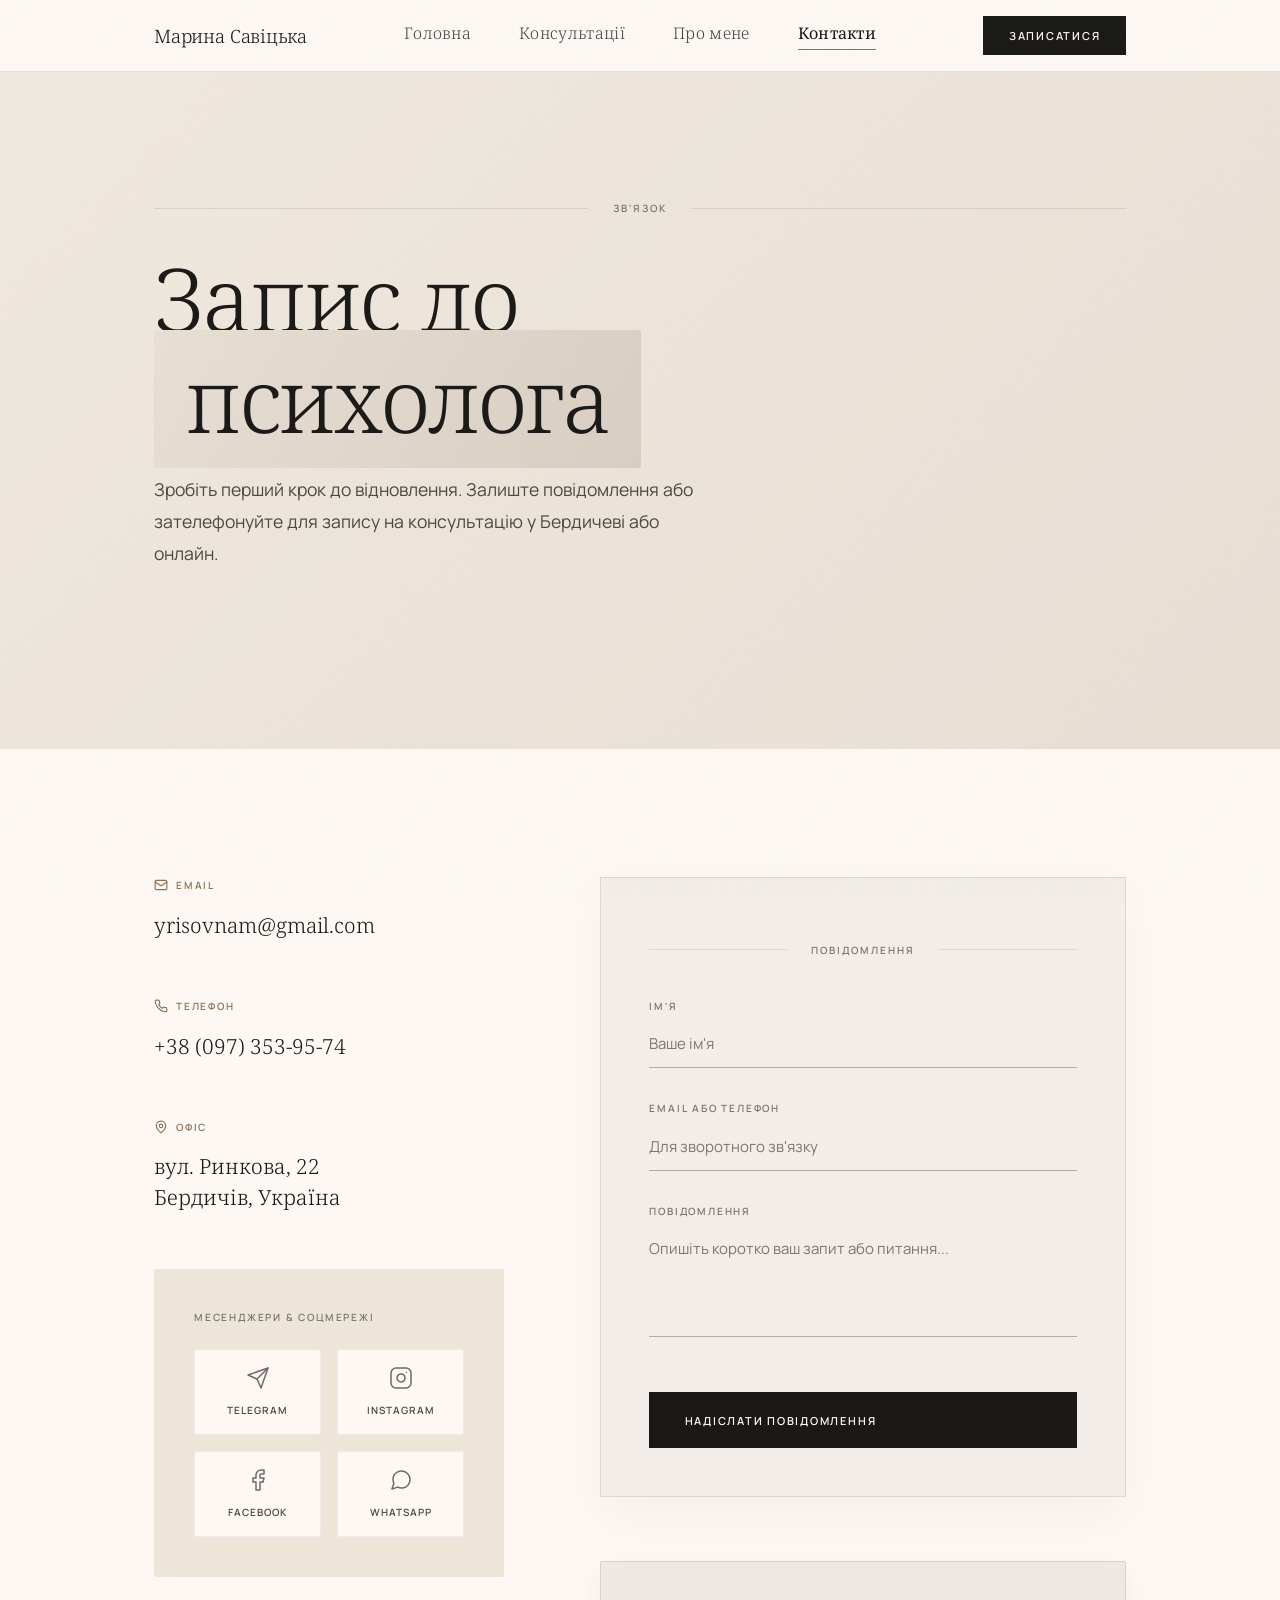
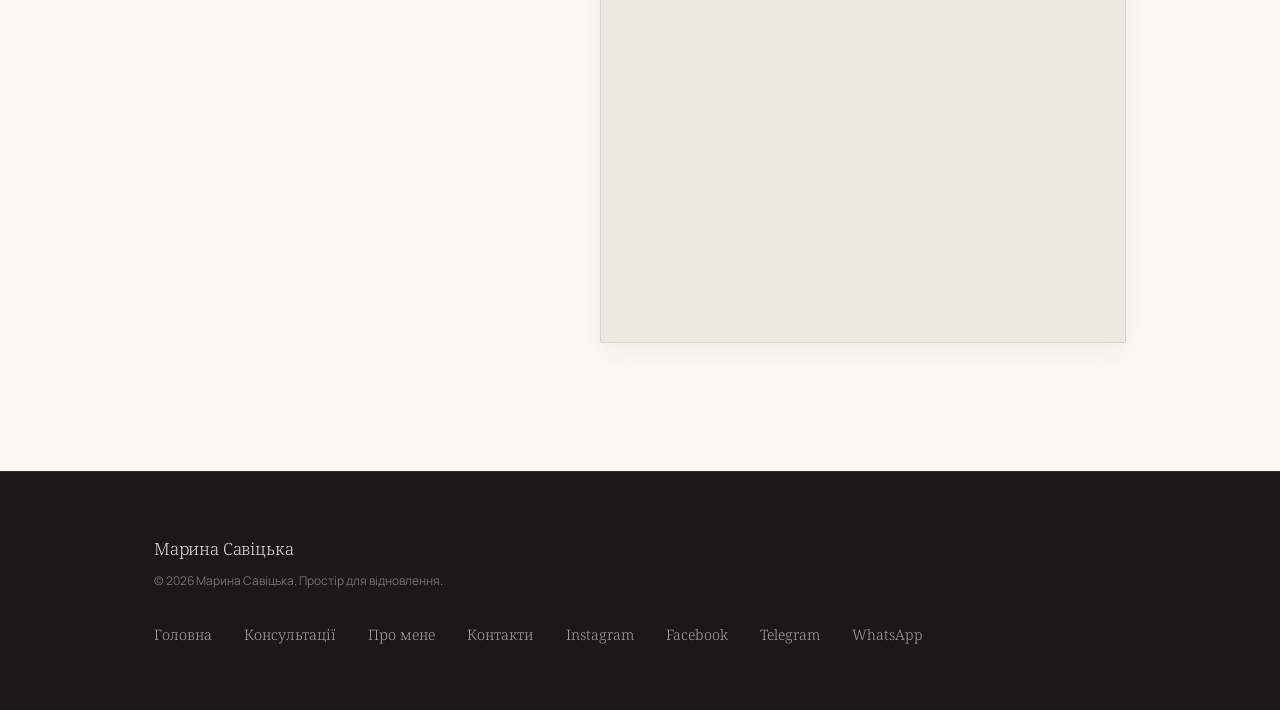
<file: site/contacts.html>
<!DOCTYPE html>
<html lang="uk">
<head>
  <meta charset="utf-8"/>
  <meta name="viewport" content="width=device-width, initial-scale=1.0"/>
  <title>Записатися до психолога у Бердичеві — Контакти | Марина Савіцька</title>
  <meta name="description" content="Контакти психолога Марини Савіцької у Бердичеві. Запис на консультацію за телефоном +380973539574 або через месенджери. Адреса: вул. Ринкова, 22."/>
  <meta name="keywords" content="контакти психолог Бердичів, запис на консультацію, Марина Савіцька телефон, психолог онлайн"/>
  <link rel="canonical" href="https://paveldurovprime.github.io/marinasavitska/contacts.html" />
  
  <!-- Open Graph -->
  <meta property="og:type" content="website" />
  <meta property="og:title" content="Контакти | Марина Савіцька" />
  <meta property="og:description" content="Зв'яжіться з психотерапевтом. Онлайн або очно у Бердичеві." />
  <meta property="og:url" content="https://paveldurovprime.github.io/marinasavitska/contacts.html" />
  <meta property="og:image" content="https://paveldurovprime.github.io/marinasavitska/img/logo/logo.jpg" />
  <meta property="og:locale" content="uk_UA" />
  <meta property="og:site_name" content="Марина Савіцька — Психолог" />
  
  <link rel="icon" href="img/logo/logo.jpg" type="image/jpeg"/>
  <link rel="apple-touch-icon" href="img/logo/logo.jpg" />
  <link rel="stylesheet" href="style.css"/>
</head>
<body>

<header id="site-header"></header>

<!-- ══ PAGE HERO ════════════════════════════════════════════ -->
<section class="section-lg bg-warm" style="padding-top:clamp(4rem,10vw,7rem); overflow: hidden; position: relative;">
  <span class="deco-number" style="top: 2rem; left: -2rem; opacity: 0.03;">Contact</span>
  
  <div class="container" style="position: relative; z-index: 1;">
    <div class="rule-text" style="margin-bottom: 2rem;"><span>Зв'язок</span></div>
    <h1 class="display hero-title" style="max-width:14ch;margin-bottom:1.5rem;">
      Запис до<br/><span class="highlight">психолога</span>
    </h1>
    <p class="body-sm hero-sub" style="max-width:50ch; font-size: 1.1rem; line-height: 1.8;">
      Зробіть перший крок до відновлення. Залиште повідомлення або зателефонуйте для запису на консультацію у Бердичеві або онлайн.
    </p>
  </div>
</section>

<!-- ══ CONTENT GRID ══════════════════════════════════════════ -->
<section class="section">
  <div class="container">
    <div style="display:grid;grid-template-columns:1fr 1.5fr;gap:6rem;align-items:start;">

      <!-- Left: info -->
      <div class="reveal" style="display:flex;flex-direction:column;gap:3.5rem;">

        <div style="position: relative;">
          <span class="deco-number" style="top: -1rem; left: -1rem; font-size: 6rem; opacity: 0.03;">01</span>
          <p class="field-label" style="margin-bottom:1rem; color: var(--accent); display: flex; align-items: center; gap: 0.5rem;">
            <svg xmlns="http://www.w3.org/2000/svg" width="14" height="14" viewBox="0 0 24 24" fill="none" stroke="currentColor" stroke-width="2" stroke-linecap="round" stroke-linejoin="round"><rect width="20" height="16" x="2" y="4" rx="2"/><path d="m22 7-8.97 5.7a1.94 1.94 0 0 1-2.06 0L2 7"/></svg>
            Email
          </p>
          <a href="mailto:yrisovnam@gmail.com" class="link-underline"
             style="font-family:'Noto Serif',serif;font-size:1.3rem;color:var(--ink); font-weight: 300;">
            yrisovnam@gmail.com
          </a>
        </div>

        <div style="position: relative;">
          <span class="deco-number" style="top: -1rem; left: -1rem; font-size: 6rem; opacity: 0.03;">02</span>
          <p class="field-label" style="margin-bottom:1rem; color: var(--accent); display: flex; align-items: center; gap: 0.5rem;">
            <svg xmlns="http://www.w3.org/2000/svg" width="14" height="14" viewBox="0 0 24 24" fill="none" stroke="currentColor" stroke-width="2" stroke-linecap="round" stroke-linejoin="round"><path d="M22 16.92v3a2 2 0 0 1-2.18 2 19.79 19.79 0 0 1-8.63-3.07 19.5 19.5 0 0 1-6-6 19.79 19.79 0 0 1-3.07-8.67A2 2 0 0 1 4.11 2h3a2 2 0 0 1 2 1.72 12.84 12.84 0 0 0 .7 2.81 2 2 0 0 1-.45 2.11L8.09 9.91a16 16 0 0 0 6 6l1.27-1.27a2 2 0 0 1 2.11-.45 12.84 12.84 0 0 0 2.81.7A2 2 0 0 1 22 16.92z"/></svg>
            Телефон
          </p>
          <a href="tel:+380973539574" class="link-underline"
             style="font-family:'Noto Serif',serif;font-size:1.3rem;color:var(--ink); font-weight: 300;">
            +38 (097) 353-95-74
          </a>
        </div>

        <div style="position: relative;">
          <span class="deco-number" style="top: -1rem; left: -1rem; font-size: 6rem; opacity: 0.03;">03</span>
          <p class="field-label" style="margin-bottom:1rem; color: var(--accent); display: flex; align-items: center; gap: 0.5rem;">
            <svg xmlns="http://www.w3.org/2000/svg" width="14" height="14" viewBox="0 0 24 24" fill="none" stroke="currentColor" stroke-width="2" stroke-linecap="round" stroke-linejoin="round"><path d="M20 10c0 6-8 12-8 12s-8-6-8-12a8 8 0 0 1 16 0Z"/><circle cx="12" cy="10" r="3"/></svg>
            Офіс
          </p>
          <a href="https://maps.app.goo.gl/S6W4pXcGjun5B7xU6?g_st=av" target="_blank" rel="noopener" style="text-decoration:none; color:inherit;">
            <p style="font-family:'Noto Serif',serif;font-size:1.3rem;line-height:1.5; font-weight: 300;">
              вул. Ринкова, 22<br/>Бердичів, Україна
            </p>
          </a>
        </div>

        <div class="bg-sand" style="padding: 2.5rem; border-radius: 2px;">
          <p class="field-label" style="margin-bottom:1.5rem;">Месенджери & Соцмережі</p>
          <div style="display:grid; grid-template-columns: repeat(auto-fill, minmax(100px, 1fr)); gap: 1rem;">
            
            <!-- Telegram -->
            <a href="https://t.me/mus2208" target="_blank" rel="noopener" class="contact-icon-box" title="Telegram">
              <svg xmlns="http://www.w3.org/2000/svg" width="24" height="24" viewBox="0 0 24 24" fill="none" stroke="currentColor" stroke-width="1.5" stroke-linecap="round" stroke-linejoin="round"><path d="m22 2-7 20-4-9-9-4Z"/><path d="M22 2 11 13"/></svg>
              <span>Telegram</span>
            </a>

            <!-- Instagram -->
            <a href="https://www.instagram.com/marina.savytska.psy?utm_source=qr&igsh=MWZ2ZmNqY2cwYjJjYg==" target="_blank" rel="noopener" class="contact-icon-box" title="Instagram">
              <svg xmlns="http://www.w3.org/2000/svg" width="24" height="24" viewBox="0 0 24 24" fill="none" stroke="currentColor" stroke-width="1.5" stroke-linecap="round" stroke-linejoin="round"><rect width="20" height="20" x="2" y="2" rx="5" ry="5"/><path d="M16 11.37A4 4 0 1 1 12.63 8 4 4 0 0 1 16 11.37z"/><line x1="17.5" x2="17.51" y1="6.5" y2="6.5"/></svg>
              <span>Instagram</span>
            </a>

            <!-- Facebook -->
            <a href="https://www.facebook.com/share/18Sv2ocbo6/" target="_blank" rel="noopener" class="contact-icon-box" title="Facebook">
              <svg xmlns="http://www.w3.org/2000/svg" width="24" height="24" viewBox="0 0 24 24" fill="none" stroke="currentColor" stroke-width="1.5" stroke-linecap="round" stroke-linejoin="round"><path d="M18 2h-3a5 5 0 0 0-5 5v3H7v4h3v8h4v-8h3l1-4h-4V7a1 1 0 0 1 1-1h3z"/></svg>
              <span>Facebook</span>
            </a>

            <!-- WhatsApp -->
            <a href="https://wa.me/0973539574" target="_blank" rel="noopener" class="contact-icon-box" title="WhatsApp">
              <svg xmlns="http://www.w3.org/2000/svg" width="24" height="24" viewBox="0 0 24 24" fill="none" stroke="currentColor" stroke-width="1.5" stroke-linecap="round" stroke-linejoin="round"><path d="M21 11.5a8.38 8.38 0 0 1-.9 3.8 8.5 8.5 0 0 1-7.6 4.7 8.38 8.38 0 0 1-3.8-.9L3 21l1.9-5.7a8.38 8.38 0 0 1-.9-3.8 8.5 8.5 0 0 1 4.7-7.6 8.38 8.38 0 0 1 3.8-.9h.5a8.48 8.48 0 0 1 8 8v.5z"/></svg>
              <span>WhatsApp</span>
            </a>

          </div>
        </div>

        <!-- Custom styles for icon boxes -->
        <style>
          .contact-icon-box {
            display: flex;
            flex-direction: column;
            align-items: center;
            gap: 0.75rem;
            text-decoration: none;
            color: var(--ink-mid);
            padding: 1rem 0.5rem;
            background: var(--cream);
            border: 1px solid rgba(0,0,0,0.05);
            border-radius: 2px;
            transition: all 0.3s ease;
          }
          .contact-icon-box:hover {
            background: var(--ink);
            color: var(--cream);
            transform: translateY(-2px);
            box-shadow: 0 10px 20px rgba(0,0,0,0.08);
          }
          .contact-icon-box svg {
            opacity: 0.8;
            transition: transform 0.3s ease;
          }
          .contact-icon-box:hover svg {
            opacity: 1;
            transform: scale(1.1);
          }
          .contact-icon-box span {
            font-size: 10px;
            font-weight: 600;
            letter-spacing: 0.1em;
            text-transform: uppercase;
          }
        </style>

      </div>

      <!-- Right: form + map -->
      <div class="reveal" style="display:flex;flex-direction:column;gap:4rem;">

        <!-- Form -->
        <div style="position: relative; padding: 3rem; background: var(--cream-dim); border: 1px solid var(--rule); box-shadow: 0 20px 50px rgba(0,0,0,0.04);">
          <div class="rule-text" style="margin-bottom: 2.5rem;"><span>Повідомлення</span></div>
          <!-- Formspree — реальне відправлення на email -->
          <form id="contact-form"
                action="https://formspree.io/f/xojbaeqb"
                method="POST"
                style="display:flex;flex-direction:column;gap:2rem;">
            <input type="hidden" name="_subject" value="Новий запит з сайту marinasavitska.ua"/>
            <input type="hidden" name="_language" value="uk"/>
            <div>
              <label class="field-label" for="name">Ім'я</label>
              <input class="input-ghost" id="name" name="name" type="text" placeholder="Ваше ім'я" required/>
            </div>
            <div>
              <label class="field-label" for="contact">Email або Телефон</label>
              <input class="input-ghost" id="contact" name="contact" type="text" placeholder="Для зворотного зв'язку" required/>
            </div>
            <div>
              <label class="field-label" for="msg">Повідомлення</label>
              <textarea class="input-ghost" id="msg" name="message" rows="4"
                        placeholder="Опишіть коротко ваш запит або питання..."
                        style="resize:none;"></textarea>
            </div>
            <div style="margin-top: 1rem;">
              <button type="submit" class="btn-primary" style="width: 100%; height: 3.5rem;">Надіслати повідомлення</button>
            </div>
          </form>
          <!-- Повідомлення про успіх (приховане) -->
          <div id="form-success" style="display:none; padding:2rem; text-align:center;">
            <p style="font-family:'Noto Serif',serif;font-size:1.3rem;color:var(--ink)">Дякую! Повідомлення надіслано.</p>
            <p style="font-size:0.9rem; color:var(--ink-light); margin-top:1rem;">Я зв'яжуся з вами найближчим часом.</p>
          </div>
          <script>
            (function(){
              var form = document.getElementById('contact-form');
              if(!form) return;
              form.addEventListener('submit', async function(e){
                e.preventDefault();
                var btn = form.querySelector('button[type=submit]');
                btn.textContent = 'Надсилання…';
                btn.disabled = true;
                var data = new FormData(form);
                try {
                  var res = await fetch(form.action, {
                    method: 'POST', body: data,
                    headers: { 'Accept': 'application/json' }
                  });
                  if(res.ok){
                    form.style.display = 'none';
                    document.getElementById('form-success').style.display = 'block';
                  } else {
                    btn.textContent = 'Помилка — спробуйте ще раз';
                    btn.disabled = false;
                  }
                } catch(err){
                  btn.textContent = 'Помилка з\'єднання';
                  btn.disabled = false;
                }
              });
            })();
          </script>
        </div>

        <!-- Map -->
        <div style="overflow:hidden;background:var(--cream-card);border:1px solid var(--rule); border-radius: 2px; box-shadow: 0 10px 30px rgba(0,0,0,0.05);">
          <iframe
            src="https://maps.google.com/maps?q=49.901050,28.576471&hl=uk&z=16&output=embed"
            width="100%"
            height="380"
            style="border:0;filter:grayscale(60%) contrast(1.1) opacity(.9);display:block;"
            allowfullscreen=""
            loading="lazy"
            referrerpolicy="no-referrer-when-downgrade">
          </iframe>
        </div>

      </div>

    </div>
  </div>
</section>

<footer id="site-footer"></footer>
<script src="nav.js" defer></script>
</body>
</html>
</file>
<file: style.css>
/* ============================================================
   MARINA SAVITSKA — SHARED STYLESHEET
   ============================================================ */

/* ── Fonts ─────────────────────────────────────────────────── */
@import url('https://fonts.googleapis.com/css2?family=Manrope:wght@300;400;500;600&family=Noto+Serif:ital,wght@0,300;0,400;1,300;1,400&display=swap');

/* ── Reset & Base ───────────────────────────────────────────── */
*, *::before, *::after { box-sizing: border-box; margin: 0; padding: 0; }

:root {
  --cream:       #fdf8f4;
  --cream-dim:   #f2ede8;
  --cream-card:  #ede8e2;
  --ink:         #1a1917;
  --ink-mid:     #4a4744;
  --ink-light:   #7b776f;
  --rule:        rgba(26,25,23,.10);
  --rule-hover:  rgba(26,25,23,.30);
  --accent:      #8b7355;   /* warm taupe — for highlights */
  --accent-pale: #e8e0d5;

  --max-w: 1100px;    /* site max-width — narrowed from 1440px */
  --px: clamp(1.5rem, 5vw, 5rem);   /* responsive horizontal padding */
  --header-h: 72px;
}

html { scroll-behavior: smooth; }

body {
  background: var(--cream);
  color: var(--ink);
  font-family: 'Manrope', system-ui, sans-serif;
  font-size: 16px;
  line-height: 1.6;
  -webkit-font-smoothing: antialiased;
  overflow-x: hidden;
}

/* ── Typography ─────────────────────────────────────────────── */
h1, h2, h3, h4 { font-family: 'Noto Serif', Georgia, serif; font-weight: 300; line-height: 1.15; }
p { max-width: 62ch; }           /* hard cap on line length */

.display { font-size: clamp(3rem, 7vw, 5.5rem); letter-spacing: -.025em; }
.headline { font-size: clamp(2rem, 4vw, 3rem); letter-spacing: -.015em; }
.subhead  { font-size: clamp(1.25rem, 2.5vw, 1.75rem); letter-spacing: -.01em; }
.label    { font-family: 'Manrope', sans-serif; font-size: 11px; font-weight: 600;
            letter-spacing: .18em; text-transform: uppercase; }
.body-sm  { font-size: 15px; line-height: 1.7; color: var(--ink-mid); }

/* ── Layout container ───────────────────────────────────────── */
.container {
  width: 100%;
  max-width: var(--max-w);
  margin-inline: auto;
  padding-inline: var(--px);
}

/* ── Shared Header ──────────────────────────────────────────── */
#site-header {
  position: sticky;
  top: 0;
  z-index: 100;
  height: var(--header-h);
  background: color-mix(in srgb, var(--cream) 94%, transparent);
  backdrop-filter: blur(16px);
  -webkit-backdrop-filter: blur(16px);
  border-bottom: 1px solid var(--rule);
  transition: box-shadow .3s ease, background .3s ease;
}
#site-header.scrolled {
  box-shadow: 0 2px 24px rgba(26,25,23,.06);
  background: color-mix(in srgb, var(--cream) 97%, transparent);
}
#site-header .inner {
  display: flex;
  align-items: center;
  justify-content: space-between;
  height: 100%;
}
.site-logo {
  font-family: 'Noto Serif', serif;
  font-weight: 300;
  font-size: 1.15rem;
  letter-spacing: -.01em;
  color: var(--ink);
  text-decoration: none;
  transition: opacity .25s;
}
.site-logo:hover { opacity: .65; }

/* Standard nav */
.site-nav { display: flex; gap: 2.5rem; align-items: center; }
.site-nav a {
  font-family: 'Manrope', sans-serif;
  font-size: 11px;
  font-weight: 500;
  letter-spacing: .16em;
  text-transform: uppercase;
  color: var(--ink-mid);
  text-decoration: none;
  position: relative;
  padding-bottom: 2px;
  transition: color .25s ease;
}
.site-nav a::after {
  content: '';
  position: absolute;
  bottom: -1px;
  left: 0;
  width: 0;
  height: 1px;
  background: var(--ink);
  transition: width .3s cubic-bezier(.4,0,.2,1);
}
.site-nav a:hover { color: var(--ink); }
.site-nav a:hover::after, .site-nav a.active::after { width: 100%; }
.site-nav a.active { color: var(--ink); }

/* Large nav — no logo variant */
.site-nav--lg { gap: 3rem; }
.site-nav--lg a {
  font-family: 'Noto Serif', serif;
  font-size: 1rem;
  font-weight: 300;
  letter-spacing: .02em;
  text-transform: none;
  color: var(--ink-mid);
  text-decoration: none;
  position: relative;
  padding-bottom: 3px;
  transition: color .3s ease;
}
.site-nav--lg a::after {
  content: '';
  position: absolute;
  bottom: 0;
  left: 0;
  width: 0;
  height: 1px;
  background: var(--accent);
  transition: width .35s cubic-bezier(.4,0,.2,1);
}
.site-nav--lg a:hover { color: var(--ink); }
.site-nav--lg a:hover::after { width: 100%; }
.site-nav--lg a.active {
  color: var(--ink);
  font-weight: 400;
}
.site-nav--lg a.active::after { width: 100%; }

.nav-cta {
  font-family: 'Manrope', sans-serif;
  font-size: 11px;
  font-weight: 600;
  letter-spacing: .16em;
  text-transform: uppercase;
  color: var(--cream);
  background: var(--ink);
  border: none;
  padding: .65rem 1.6rem;
  cursor: pointer;
  text-decoration: none;
  display: inline-block;
  transition: opacity .25s, transform .2s;
}
.nav-cta:hover { opacity: .82; transform: translateY(-1px); }

/* ── Shared Footer ──────────────────────────────────────────── */
#site-footer {
  background: var(--ink);
  border-top: 1px solid rgba(255,255,255,.06);
  padding: 4rem 0;
}
#site-footer .inner {
  display: flex;
  flex-wrap: wrap;
  justify-content: space-between;
  align-items: flex-start;
  gap: 2rem;
}
.footer-brand .site-logo {
  font-size: 1.05rem;
  color: rgba(253,248,244,.85);
}
.footer-copy { font-size: 12px; color: rgba(253,248,244,.4); margin-top: .5rem; }
.footer-nav { display: flex; flex-wrap: wrap; gap: 1.5rem 2rem; align-items: center; }
.footer-nav a {
  font-family: 'Noto Serif', serif;
  font-size: .9rem;
  font-weight: 300;
  color: rgba(253,248,244,.6);
  text-decoration: none;
  transition: color .25s;
}
.footer-nav a:hover { color: rgba(253,248,244,1); }

/* ── GRAIN texture overlay ───────────────────────────────────── */
body::before {
  content: '';
  position: fixed;
  inset: 0;
  z-index: 999;
  pointer-events: none;
  opacity: .025;
  background-image: url("data:image/svg+xml,%3Csvg viewBox='0 0 256 256' xmlns='http://www.w3.org/2000/svg'%3E%3Cfilter id='noise'%3E%3CfeTurbulence type='fractalNoise' baseFrequency='0.9' numOctaves='4' stitchTiles='stitch'/%3E%3C/filter%3E%3Crect width='100%25' height='100%25' filter='url(%23noise)'/%3E%3C/svg%3E");
  background-repeat: repeat;
  background-size: 200px 200px;
}

/* ── Warm tinted section bg ──────────────────────────────────── */
.bg-warm {
  background: linear-gradient(135deg, #f0e9df 0%, #e8dfd5 100%);
  position: relative;
}
.bg-dark {
  background: var(--ink);
  color: var(--cream);
}
.bg-sand {
  background: #ede5d8;
}

/* ── Decorative large number ─────────────────────────────────── */
.deco-number {
  position: absolute;
  font-family: 'Noto Serif', serif;
  font-size: clamp(6rem, 15vw, 14rem);
  font-weight: 300;
  color: rgba(26,25,23,.04);
  line-height: 1;
  pointer-events: none;
  user-select: none;
  letter-spacing: -.05em;
}

/* ── Marquee / running line ──────────────────────────────────── */
.marquee-track {
  overflow: hidden;
  border-top: 1px solid var(--rule);
  border-bottom: 1px solid var(--rule);
  padding: .85rem 0;
  background: var(--cream-dim);
}
.marquee-inner {
  display: flex;
  gap: 4rem;
  width: max-content;
  animation: marqueeScroll 22s linear infinite;
}
.marquee-inner span {
  font-family: 'Noto Serif', serif;
  font-size: .9rem;
  font-style: italic;
  color: var(--ink-mid);
  white-space: nowrap;
  display: flex;
  align-items: center;
  gap: 1rem;
}
.marquee-inner span::before {
  content: '·';
  color: var(--accent);
  font-size: 1.5rem;
  line-height: 1;
}
@keyframes marqueeScroll {
  from { transform: translateX(0); }
  to   { transform: translateX(-50%); }
}

/* ── Side label ──────────────────────────────────────────────── */
.side-label {
  writing-mode: vertical-rl;
  text-orientation: mixed;
  font-family: 'Manrope', sans-serif;
  font-size: 10px;
  font-weight: 600;
  letter-spacing: .18em;
  text-transform: uppercase;
  color: var(--ink-light);
  transform: rotate(180deg);
}

/* ── Horizontal rule with text ───────────────────────────────── */
.rule-text {
  display: flex;
  align-items: center;
  gap: 1.5rem;
  margin-block: 1rem;
}
.rule-text::before, .rule-text::after {
  content: '';
  flex: 1;
  height: 1px;
  background: var(--rule);
}
.rule-text span {
  font-family: 'Manrope', sans-serif;
  font-size: 10px;
  font-weight: 600;
  letter-spacing: .2em;
  text-transform: uppercase;
  color: var(--ink-light);
  white-space: nowrap;
}

/* ── Highlight text ──────────────────────────────────────────── */
.highlight {
  background: linear-gradient(120deg, #e8dfd5 0%, #d9cec2 100%);
  padding: .1em .35em;
  border-radius: 2px;
}

/* ── Vertical timeline item ──────────────────────────────────── */
.timeline-item {
  display: flex;
  gap: 1.5rem;
  padding-bottom: 2rem;
  position: relative;
}
.timeline-item::before {
  content: '';
  position: absolute;
  left: .75rem;
  top: 2rem;
  bottom: 0;
  width: 1px;
  background: var(--rule);
}
.timeline-dot {
  width: 1.5rem;
  height: 1.5rem;
  border-radius: 50%;
  background: var(--cream-dim);
  border: 1px solid var(--rule-hover);
  flex-shrink: 0;
  margin-top: .15rem;
  transition: background .3s;
}
.timeline-item:hover .timeline-dot {
  background: var(--accent);
  border-color: var(--accent);
}

/* ── Section spacing ────────────────────────────────────────── */
.section { padding-block: clamp(4rem, 10vw, 8rem); }
.section-sm { padding-block: clamp(2.5rem, 6vw, 4.5rem); }
.section-lg { padding-block: clamp(6rem, 14vw, 12rem); }

/* ── Divider ────────────────────────────────────────────────── */
.divider { height: 1px; background: var(--rule); margin-block: .5rem; }

/* ── Accent label tag ───────────────────────────────────────── */
.tag {
  display: inline-block;
  font-family: 'Manrope', sans-serif;
  font-size: 10px;
  font-weight: 600;
  letter-spacing: .18em;
  text-transform: uppercase;
  color: var(--accent);
  border: 1px solid color-mix(in srgb, var(--accent) 35%, transparent);
  padding: .25rem .7rem;
  border-radius: 999px;
}

/* ── Number highlight ───────────────────────────────────────── */
.num-badge {
  display: inline-flex;
  align-items: center;
  justify-content: center;
  width: 2rem;
  height: 2rem;
  border-radius: 50%;
  background: var(--cream-card);
  font-family: 'Noto Serif', serif;
  font-size: .75rem;
  color: var(--ink-light);
  flex-shrink: 0;
}

/* ── Card ───────────────────────────────────────────────────── */
.card {
  background: var(--cream-dim);
  border: 1px solid var(--rule);
  padding: 2rem;
  transition: border-color .3s ease, transform .3s ease, box-shadow .3s ease;
}
.card:hover {
  border-color: var(--rule-hover);
  transform: translateY(-4px);
  box-shadow: 0 12px 36px rgba(26,25,23,.07);
}

/* ── Pill tags ──────────────────────────────────────────────── */
.pill {
  display: inline-block;
  padding: .35rem .9rem;
  border: 1px solid var(--rule-hover);
  font-size: 11px;
  font-weight: 500;
  letter-spacing: .1em;
  text-transform: uppercase;
  color: var(--ink-mid);
  border-radius: 999px;
  transition: background .25s, color .25s, border-color .25s;
}
.pill:hover { background: var(--ink); color: var(--cream); border-color: var(--ink); }

/* ── CTA button ─────────────────────────────────────────────── */
.btn-primary {
  display: inline-flex;
  align-items: center;
  gap: .5rem;
  background: var(--ink);
  color: var(--cream);
  font-family: 'Manrope', sans-serif;
  font-size: 11px;
  font-weight: 600;
  letter-spacing: .16em;
  text-transform: uppercase;
  text-decoration: none;
  padding: .9rem 2.2rem;
  border: none;
  cursor: pointer;
  transition: opacity .25s, transform .2s, box-shadow .2s;
}
.btn-primary:hover {
  opacity: .85;
  transform: translateY(-2px);
  box-shadow: 0 8px 24px rgba(26,25,23,.18);
}
.btn-outline {
  display: inline-flex;
  align-items: center;
  gap: .5rem;
  background: transparent;
  color: var(--ink);
  font-family: 'Manrope', sans-serif;
  font-size: 11px;
  font-weight: 600;
  letter-spacing: .16em;
  text-transform: uppercase;
  text-decoration: none;
  padding: .9rem 2.2rem;
  border: 1px solid var(--rule-hover);
  cursor: pointer;
  transition: background .25s, color .25s, border-color .25s, transform .2s;
}
.btn-outline:hover {
  background: var(--ink);
  color: var(--cream);
  border-color: var(--ink);
  transform: translateY(-2px);
}

/* ── Decorative line ─────────────────────────────────────────── */
.section-rule {
  display: block;
  width: 2.5rem;
  height: 1px;
  background: var(--accent);
  margin-bottom: 1.5rem;
}

/* ── Quote block ─────────────────────────────────────────────── */
.blockquote {
  border-left: 2px solid var(--accent);
  padding-left: 1.75rem;
  font-family: 'Noto Serif', serif;
  font-style: italic;
  font-size: clamp(1.15rem, 2.5vw, 1.5rem);
  color: var(--ink);
  line-height: 1.55;
}

/* ── Input ghost style ───────────────────────────────────────── */
.input-ghost {
  width: 100%;
  background: transparent;
  border: none;
  border-bottom: 1px solid var(--rule-hover);
  outline: none;
  padding: .85rem 0;
  font-family: 'Manrope', sans-serif;
  font-size: 15px;
  color: var(--ink);
  transition: border-color .3s;
}
.input-ghost::placeholder { color: var(--ink-light); }
.input-ghost:focus { border-bottom-color: var(--ink); }
.field-label {
  font-family: 'Manrope', sans-serif;
  font-size: 10px;
  font-weight: 600;
  letter-spacing: .18em;
  text-transform: uppercase;
  color: var(--ink-light);
  display: block;
  margin-bottom: .35rem;
}

/* ═══════════════════════════════════════════════════════════
   ANIMATIONS
═══════════════════════════════════════════════════════════ */

/* Page-load fade */
@keyframes fadeUp {
  from { opacity: 0; transform: translateY(24px); }
  to   { opacity: 1; transform: translateY(0); }
}
@keyframes fadeIn {
  from { opacity: 0; }
  to   { opacity: 1; }
}
@keyframes slideRight {
  from { opacity: 0; transform: translateX(-20px); }
  to   { opacity: 1; transform: translateX(0); }
}
@keyframes scaleIn {
  from { opacity: 0; transform: scale(.96); }
  to   { opacity: 1; transform: scale(1); }
}
@keyframes rulerGrow {
  from { width: 0; }
  to   { width: 2.5rem; }
}

/* Scroll-triggered classes (applied by JS) */
.reveal {
  opacity: 0;
  transform: translateY(28px);
  transition: opacity .7s cubic-bezier(.4,0,.2,1),
              transform .7s cubic-bezier(.4,0,.2,1);
}
.reveal.visible {
  opacity: 1;
  transform: none;
}

/* Stagger children delay */
.stagger > * { transition-delay: calc(var(--i, 0) * 80ms); }

/* Hero animate-in (auto plays on load) */
.hero-title { animation: fadeUp .9s cubic-bezier(.4,0,.2,1) both; }
.hero-sub   { animation: fadeUp .9s cubic-bezier(.4,0,.2,1) .15s both; }
.hero-cta   { animation: fadeUp .9s cubic-bezier(.4,0,.2,1) .28s both; }
.hero-img   { animation: scaleIn 1.1s cubic-bezier(.4,0,.2,1) .1s both; }
.hero-img img {
  width: 100%;
  height: 100%;
  object-fit: cover;
  object-position: center 25%;
  display: block;
  transition: transform .7s ease;
}
.hero-badge {
  position: absolute;
  bottom: 2rem;
  left: 2rem;
  background: rgba(253, 248, 244, 0.92);
  backdrop-filter: blur(8px);
  -webkit-backdrop-filter: blur(8px);
  padding: 0.75rem 1.25rem;
  border: 1px solid var(--rule);
}

/* Horizontal rule grow */
.section-rule { animation: rulerGrow .6s ease both; }

/* Link underline slide */
a.link-underline {
  text-decoration: none;
  background-image: linear-gradient(var(--ink), var(--ink));
  background-repeat: no-repeat;
  background-size: 0% 1px;
  background-position: left bottom;
  transition: background-size .35s cubic-bezier(.4,0,.2,1);
  padding-bottom: 1px;
}
a.link-underline:hover { background-size: 100% 1px; }

/* Number ticker */
.ticker { display: inline-block; transition: transform .3s ease; }
.ticker:hover { transform: scale(1.1); }

/* ══════════════════════════════════════════════════════════════
   RESPONSIVE — MOBILE FIRST
   ══════════════════════════════════════════════════════════════ */

/* ── Hamburger button ─────────────────────────────────────────── */
.nav-hamburger {
  display: none;
  flex-direction: column;
  justify-content: center;
  gap: 5px;
  width: 40px;
  height: 40px;
  background: none;
  border: none;
  cursor: pointer;
  padding: 4px;
  border-radius: 4px;
  transition: background .2s;
  -webkit-tap-highlight-color: transparent;
}
.nav-hamburger:hover { background: var(--cream-dim); }
.nav-hamburger span {
  display: block;
  width: 22px;
  height: 1.5px;
  background: var(--ink);
  transition: transform .35s cubic-bezier(.4,0,.2,1), opacity .25s;
  transform-origin: center;
}
.nav-hamburger.open span:nth-child(1) { transform: translateY(6.5px) rotate(45deg); }
.nav-hamburger.open span:nth-child(2) { opacity: 0; transform: scaleX(0); }
.nav-hamburger.open span:nth-child(3) { transform: translateY(-6.5px) rotate(-45deg); }

/* ── Mobile drawer ────────────────────────────────────────────── */
.mobile-drawer {
  display: none;
  position: fixed;
  top: var(--header-h);
  left: 0;
  right: 0;
  bottom: 0;
  background: var(--cream);
  z-index: 99;
  flex-direction: column;
  padding: 2.5rem var(--px);
  gap: 0;
  overflow-y: auto;
  transform: translateY(-12px);
  opacity: 0;
  transition: transform .35s cubic-bezier(.4,0,.2,1), opacity .3s;
}
.mobile-drawer.open {
  display: flex;
  transform: translateY(0);
  opacity: 1;
}
.mobile-drawer a {
  font-family: 'Noto Serif', serif;
  font-size: 1.75rem;
  font-weight: 300;
  color: var(--ink-mid);
  text-decoration: none;
  padding: 1.1rem 0;
  border-bottom: 1px solid var(--rule);
  transition: color .25s, padding-left .25s;
  letter-spacing: -.01em;
}
.mobile-drawer a:last-child { border-bottom: none; }
.mobile-drawer a:hover, .mobile-drawer a.active {
  color: var(--ink);
  padding-left: .75rem;
}
.mobile-drawer .drawer-cta {
  margin-top: 2.5rem;
  display: block;
  text-align: center;
  background: var(--ink);
  color: var(--cream);
  font-family: 'Manrope', sans-serif;
  font-size: 11px;
  font-weight: 600;
  letter-spacing: .16em;
  text-transform: uppercase;
  padding: 1.15rem 2rem;
  border-radius: 0;
  transition: opacity .25s;
}
.mobile-drawer .drawer-cta:hover { opacity: .82; padding-left: 0; }

.section-header-split {
  display: flex;
  justify-content: space-between;
  align-items: baseline;
  border-bottom: 1px solid var(--rule);
  padding-bottom: 1.5rem;
  margin-bottom: 3rem;
}

/* ── Responsive Layout Grid Classes ──────────────────────── */
.hero-grid {
  display: grid;
  grid-template-columns: 1fr 1fr;
  gap: 0;
  align-items: stretch;
  min-height: 80vh;
}
.services-grid {
  display: grid;
  grid-template-columns: repeat(3, 1fr);
  gap: 2.5rem;
  align-items: start;
}
.philosophy-grid {
  display: grid;
  grid-template-columns: 180px 1fr;
  gap: 4rem;
  align-items: start;
}
.values-grid {
  display: grid;
  grid-template-columns: 1fr 1fr;
  gap: 2.5rem;
}
.help-grid {
  display: grid;
  grid-template-columns: repeat(2, 1fr);
  gap: 1.5rem;
}
.about-strip-grid {
  display: grid;
  grid-template-columns: 1fr 1fr;
  gap: 4rem;
  align-items: center;
}
.cta-grid {
  display: grid;
  grid-template-columns: 1fr auto;
  gap: 3rem;
  align-items: center;
}
.faq-grid {
  display: grid;
  grid-template-columns: 200px 1fr;
  gap: 4rem;
  align-items: start;
}
.about-philosophy-grid {
  display: grid;
  grid-template-columns: 1fr 1fr;
  gap: 6rem;
}
.consultation-row-grid {
  display: grid;
  grid-template-columns: 1fr 1fr;
  gap: 4rem;
  align-items: start;
}
.price-card-grid {
  display: grid;
  grid-template-columns: 1fr 1fr;
  gap: 2rem;
}
.booking-grid {
  display: grid;
  grid-template-columns: 1fr 1.4fr;
  gap: 6rem;
  align-items: start;
}
.topics-grid {
  display: grid;
  grid-template-columns: 1fr 2fr;
  gap: 4rem;
  align-items: start;
}
.contacts-grid {
  display: grid;
  grid-template-columns: 1fr 1.5fr;
  gap: 6rem;
  align-items: start;
}
.social-grid {
  display: grid;
  grid-template-columns: repeat(4, 1fr);
  gap: 1rem;
}
.cert-grid {
  display: grid;
  grid-template-columns: repeat(auto-fill, minmax(160px, 1fr));
  gap: 1.25rem;
}
.cert-grid > div {
  opacity: 1 !important;
  transform: none !important;
  transition: transform .4s, box-shadow .4s !important;
}
.cert-card {
  cursor: pointer;
  -webkit-tap-highlight-color: transparent;
  touch-action: manipulation;
}

/* ── ≤ 900px — tablet tweaks ──────────────────────────────────── */
@media (max-width: 900px) {
  :root { --px: clamp(1.25rem, 4vw, 3rem); }

  /* Grid stack overrides */
  .hero-grid,
  .philosophy-grid,
  .about-strip-grid,
  .about-philosophy-grid,
  .consultation-row-grid,
  .contacts-grid,
  .booking-grid,
  .topics-grid,
  .faq-grid {
    grid-template-columns: 1fr !important;
  }

  /* legacy attribute selector fallbacks */
  [style*="grid-template-columns:1fr 1fr"],
  [style*="grid-template-columns: 1fr 1fr"],
  [style*="grid-template-columns:180px 1fr"],
  [style*="grid-template-columns: 180px 1fr"],
  [style*="grid-template-columns:1fr 1.5fr"],
  [style*="grid-template-columns: 1fr 1.5fr"],
  [style*="grid-template-columns:1fr 1.4fr"],
  [style*="grid-template-columns: 1fr 1.4fr"],
  [style*="grid-template-columns:1fr 2fr"],
  [style*="grid-template-columns: 1fr 2fr"] {
    grid-template-columns: 1fr !important;
  }
  .hero-bg-accent {
    width: 100% !important;
    height: 100% !important;
  }
}

/* ── ≤ 768px — mobile ──────────────────────────────────────────── */
@media (max-width: 768px) {
  :root { --px: 1.25rem; --header-h: 60px; }

  /* Header: hide desktop nav, show hamburger */
  .site-nav          { display: none !important; }
  .nav-hamburger     { display: flex; }
  .nav-cta           { display: none; } /* hide CTA — in drawer instead */

  /* Header grid → flex */
  #site-header .inner,
  #site-header .container.inner {
    display: flex !important;
    justify-content: space-between;
    align-items: center;
    grid-template-columns: unset !important;
  }

  /* ── Typography ──────────────────────────────────── */
  .display  { font-size: clamp(2.4rem, 10vw, 3.8rem); }
  .headline { font-size: clamp(1.6rem, 7vw, 2.4rem); }
  .subhead  { font-size: clamp(1.15rem, 5vw, 1.5rem); }
  
  /* SEO & Accessibility: body small text must be at least 16px on mobile */
  .body-sm {
    font-size: 1rem !important; /* 16px */
    line-height: 1.6 !important;
  }

  /* ── Section spacing ─────────────────────────────── */
  .section    { padding-block: clamp(3rem, 8vw, 5rem); }
  .section-sm { padding-block: clamp(2rem, 5vw, 3rem); }
  .section-lg { padding-block: clamp(3.5rem, 9vw, 6rem); }

  .section-header-split {
    flex-direction: column !important;
    align-items: flex-start !important;
    gap: 0.75rem !important;
  }

  /* ── Hero ────────────────────────────────────────── */
  .hero-img { min-height: clamp(280px, 75vw, 400px); max-height: 85vw; }
  .hero-badge { bottom: 0.75rem !important; left: 0.75rem !important; padding: 0.5rem 0.85rem !important; }
  [style*="padding-right:3rem"] { padding-right: 0 !important; padding-bottom: 3rem !important; }
  [style*="min-height:80vh"] { min-height: unset !important; }

  /* ── Stats bar 3-col → stack ─────────────────────── */
  [style*="grid-template-columns:repeat(3,1fr)"] {
    grid-template-columns: 1fr !important;
  }
  [style*="border-right:1px solid"] {
    border-right: none !important;
    border-bottom: 1px solid rgba(255,255,255,.08);
  }

  /* ── Grid Stacking ───────────────────────────────── */
  .hero-grid,
  .services-grid,
  .philosophy-grid,
  .values-grid,
  .help-grid,
  .about-strip-grid,
  .faq-grid,
  .about-philosophy-grid,
  .consultation-row-grid,
  .contacts-grid,
  .booking-grid,
  .topics-grid {
    grid-template-columns: 1fr !important;
    gap: 2.5rem !important;
  }

  /* Legacy attribute selector stacks */
  [style*="grid-template-columns:1fr 1fr"],
  [style*="grid-template-columns: 1fr 1fr"],
  [style*="grid-template-columns:1fr 1.5fr"],
  [style*="grid-template-columns: 1fr 1.5fr"],
  [style*="grid-template-columns:1fr 1.4fr"],
  [style*="grid-template-columns: 1fr 1.4fr"],
  [style*="grid-template-columns:1fr auto"],
  [style*="grid-template-columns: 1fr auto"],
  [style*="grid-template-columns:180px 1fr"],
  [style*="grid-template-columns: 180px 1fr"],
  [style*="grid-template-columns:1fr 2fr"],
  [style*="grid-template-columns: 1fr 2fr"],
  [style*="grid-template-columns:repeat(2,1fr)"],
  [style*="grid-template-columns: repeat(2,1fr)"],
  [style*="grid-template-columns: repeat(2, 1fr)"],
  [style*="grid-template-columns:200px 1fr"],
  [style*="grid-template-columns: 200px 1fr"] {
    grid-template-columns: 1fr !important;
    gap: 2.5rem !important;
  }

  .cta-grid {
    grid-template-columns: 1fr !important;
    text-align: center;
  }
  .cta-grid a {
    width: 100% !important;
    justify-content: center !important;
  }

  .social-grid {
    grid-template-columns: repeat(2, 1fr) !important;
  }


  /* Responsive padding override helper */
  .responsive-padding {
    padding: 1.5rem !important;
  }

  /* ── Philosophy side label — hide on mobile ──────── */
  .side-label { display: none; }

  /* ── About section — reduce gap ──────────────────── */
  [style*="gap:4rem"] { gap: 2.5rem !important; }
  [style*="gap:6rem"] { gap: 2.5rem !important; }

  /* ── CTA section — stack text + button ──────────── */
  [style*="grid-template-columns:1fr auto"] {
    grid-template-columns: 1fr !important;
    text-align: center;
  }
  [style*="grid-template-columns:1fr auto"] a {
    width: 100% !important;
    justify-content: center !important;
  }

  /* ── Cards — full width ──────────────────────────── */
  .card { padding: 1.5rem; }
  [style*="margin-top:2rem"] { margin-top: 0 !important; }

  /* ── Consultations services — 2×2 price → stack ── */
  [style*="grid-template-columns:1fr 1fr"][style*="gap:2rem"] {
    grid-template-columns: 1fr 1fr !important;
    gap: 1.5rem !important;
  }

  /* ── Form container padding ──────────────────────── */
  [style*="padding: 3rem"] { padding: 1.5rem !important; }
  [style*="padding:3rem"]  { padding: 1.5rem !important; }

  /* ── Map height ──────────────────────────────────── */
  iframe { height: 240px !important; }

  /* ── Footer ──────────────────────────────────────── */
  #site-footer { padding: 3rem 0 2rem; }
  #site-footer .inner { flex-direction: column; gap: 2rem; }
  .footer-nav { gap: 1rem 1.5rem; }

  /* ── Marquee ─────────────────────────────────────── */
  .marquee-inner { gap: 2.5rem; }

  /* ── About page: cert grid fallbacks ──────────────── */
  [style*="grid-template-columns:repeat(3"] {
    grid-template-columns: 1fr 1fr !important;
  }
  [style*="grid-template-columns:repeat(4"] {
    grid-template-columns: 1fr 1fr !important;
  }

  /* ── Deco numbers — hide on small screens ────────── */
  .deco-number { display: none; }

  /* ── Blockquote ──────────────────────────────────── */
  .blockquote { font-size: 1.1rem; padding-left: 1.25rem; }

  /* ── Philosophy layout fix ───────────────────────── */
  [style*="grid-template-columns:180px 1fr"] > div:first-child {
    padding-top: 0 !important;
  }

  /* ── Touch-friendly tap targets ──────────────────── */
  .btn-primary, .btn-outline {
    padding: 1rem 1.5rem;
    width: 100%;
    justify-content: center;
  }
  .nav-cta { padding: .65rem 1.2rem; }

  /* ── Hero CTA buttons side-by-side → full width stack */
  .hero-cta { flex-direction: column; }
  .hero-cta .btn-primary,
  .hero-cta .btn-outline { width: 100% !important; }
}

/* ── ≤ 480px — very small phones ─────────────────────────────── */
@media (max-width: 480px) {
  :root { --px: 1rem; }
  .display  { font-size: clamp(2rem, 11vw, 2.8rem); }
  .headline { font-size: clamp(1.4rem, 8vw, 2rem); }

  /* Price grid stays 2-col but tighter */
  .price-card-grid {
    grid-template-columns: 1fr !important;
    gap: 1rem !important;
  }

  [style*="grid-template-columns:1fr 1fr"][style*="gap:2rem"] {
    grid-template-columns: 1fr !important;
    gap: 1rem !important;
  }


  /* Messenger icon grid */
  [style*="grid-template-columns: repeat(auto-fill"] {
    grid-template-columns: repeat(2, 1fr) !important;
  }
}

/* ── ≤ 380px — narrow mobile ─────────────────────────────────── */
@media (max-width: 380px) {

  .social-grid {
    grid-template-columns: 1fr !important;
  }
}


/* ── Skip Link (keyboard accessibility) ──────────────────────── */
.skip-link {
  position: absolute;
  top: -100%;
  left: 1rem;
  z-index: 9999;
  background: var(--ink);
  color: var(--cream);
  font-family: 'Manrope', sans-serif;
  font-size: 13px;
  font-weight: 600;
  letter-spacing: .1em;
  padding: .75rem 1.5rem;
  text-decoration: none;
  transition: top .2s;
}
.skip-link:focus {
  top: 1rem;
}

/* ── Contact icon boxes ──────────────────────────────────────── */
.contact-icon-box {
  display: flex;
  flex-direction: column;
  align-items: center;
  gap: 0.75rem;
  text-decoration: none;
  color: var(--ink-mid);
  padding: 1rem 0.5rem;
  background: var(--cream);
  border: 1px solid rgba(0,0,0,0.05);
  border-radius: 2px;
  transition: background .3s ease, color .3s ease, transform .3s ease, box-shadow .3s ease;
}
.contact-icon-box:hover {
  background: var(--ink);
  color: var(--cream);
  transform: translateY(-2px);
  box-shadow: 0 10px 20px rgba(0,0,0,0.08);
}
.contact-icon-box svg {
  opacity: 0.8;
  transition: transform 0.3s ease;
}
.contact-icon-box:hover svg {
  opacity: 1;
  transform: scale(1.1);
}
.contact-icon-box span {
  font-size: 10px;
  font-weight: 600;
  letter-spacing: 0.1em;
  text-transform: uppercase;
}

/* ── About Page Hero (Vertical Video Layout) ─────────────────── */
.about-hero-grid {
  display: grid;
  grid-template-columns: 1.1fr 0.9fr;
  grid-template-areas:
    "title video"
    "desc  video"
    "pills video";
  gap: 1.5rem 4rem;
  align-items: center;
}

.about-hero-title-area {
  grid-area: title;
}

.about-hero-desc-area {
  grid-area: desc;
}

.about-hero-pills-area {
  grid-area: pills;
}

.about-hero-pills {
  display: flex;
  flex-wrap: wrap;
  gap: 0.6rem;
  justify-content: flex-start;
}

.about-hero-video-area {
  grid-area: video;
  display: flex;
  justify-content: center;
  align-items: center;
}

.about-hero-video-container {
  width: 100%;
  max-width: 340px;
  position: relative;
}

.vertical-video-wrapper {
  position: relative;
  aspect-ratio: 464 / 848;
  background: var(--cream-card);
  border-radius: 16px;
  border: 1px solid var(--rule);
  box-shadow: 0 20px 48px rgba(26,25,23,0.12);
  overflow: hidden;
  transition: transform 0.4s cubic-bezier(0.16, 1, 0.3, 1), box-shadow 0.4s ease;
}

.vertical-video-wrapper:hover {
  transform: translateY(-4px) scale(1.01);
  box-shadow: 0 30px 60px rgba(26,25,23,0.18);
}

.vertical-video-wrapper video {
  width: 100%;
  height: 100%;
  object-fit: cover;
  display: block;
}

@media (max-width: 900px) {
  .about-hero-grid {
    grid-template-columns: 1fr;
    grid-template-areas:
      "title"
      "video"
      "desc"
      "pills";
    gap: 1.5rem;
    text-align: center;
  }
  
  .about-hero-video-container {
    max-width: 290px;
  }

  .about-hero-desc-area {
    margin-top: 0.5rem;
  }

  .about-hero-pills {
    justify-content: center;
  }
}
</file>
<file: site/style.css>
/* ============================================================
   MARINA SAVITSKA — SHARED STYLESHEET
   ============================================================ */

/* ── Fonts ─────────────────────────────────────────────────── */
@import url('https://fonts.googleapis.com/css2?family=Manrope:wght@300;400;500;600&family=Noto+Serif:ital,wght@0,300;0,400;1,300;1,400&display=swap');

/* ── Reset & Base ───────────────────────────────────────────── */
*, *::before, *::after { box-sizing: border-box; margin: 0; padding: 0; }

:root {
  --cream:       #fdf8f4;
  --cream-dim:   #f2ede8;
  --cream-card:  #ede8e2;
  --ink:         #1a1917;
  --ink-mid:     #4a4744;
  --ink-light:   #7b776f;
  --rule:        rgba(26,25,23,.10);
  --rule-hover:  rgba(26,25,23,.30);
  --accent:      #8b7355;   /* warm taupe — for highlights */
  --accent-pale: #e8e0d5;

  --max-w: 1100px;    /* site max-width — narrowed from 1440px */
  --px: clamp(1.5rem, 5vw, 5rem);   /* responsive horizontal padding */
  --header-h: 72px;
}

html { scroll-behavior: smooth; }

body {
  background: var(--cream);
  color: var(--ink);
  font-family: 'Manrope', system-ui, sans-serif;
  font-size: 16px;
  line-height: 1.6;
  -webkit-font-smoothing: antialiased;
  overflow-x: hidden;
}

/* ── Typography ─────────────────────────────────────────────── */
h1, h2, h3, h4 { font-family: 'Noto Serif', Georgia, serif; font-weight: 300; line-height: 1.15; }
p { max-width: 62ch; }           /* hard cap on line length */

.display { font-size: clamp(3rem, 7vw, 5.5rem); letter-spacing: -.025em; }
.headline { font-size: clamp(2rem, 4vw, 3rem); letter-spacing: -.015em; }
.subhead  { font-size: clamp(1.25rem, 2.5vw, 1.75rem); letter-spacing: -.01em; }
.label    { font-family: 'Manrope', sans-serif; font-size: 11px; font-weight: 600;
            letter-spacing: .18em; text-transform: uppercase; }
.body-sm  { font-size: 15px; line-height: 1.7; color: var(--ink-mid); }

/* ── Layout container ───────────────────────────────────────── */
.container {
  width: 100%;
  max-width: var(--max-w);
  margin-inline: auto;
  padding-inline: var(--px);
}

/* ── Shared Header ──────────────────────────────────────────── */
#site-header {
  position: sticky;
  top: 0;
  z-index: 100;
  height: var(--header-h);
  background: color-mix(in srgb, var(--cream) 94%, transparent);
  backdrop-filter: blur(16px);
  -webkit-backdrop-filter: blur(16px);
  border-bottom: 1px solid var(--rule);
  transition: box-shadow .3s ease, background .3s ease;
}
#site-header.scrolled {
  box-shadow: 0 2px 24px rgba(26,25,23,.06);
  background: color-mix(in srgb, var(--cream) 97%, transparent);
}
#site-header .inner {
  display: flex;
  align-items: center;
  justify-content: space-between;
  height: 100%;
}
.site-logo {
  font-family: 'Noto Serif', serif;
  font-weight: 300;
  font-size: 1.15rem;
  letter-spacing: -.01em;
  color: var(--ink);
  text-decoration: none;
  transition: opacity .25s;
}
.site-logo:hover { opacity: .65; }

/* Standard nav */
.site-nav { display: flex; gap: 2.5rem; align-items: center; }
.site-nav a {
  font-family: 'Manrope', sans-serif;
  font-size: 11px;
  font-weight: 500;
  letter-spacing: .16em;
  text-transform: uppercase;
  color: var(--ink-mid);
  text-decoration: none;
  position: relative;
  padding-bottom: 2px;
  transition: color .25s ease;
}
.site-nav a::after {
  content: '';
  position: absolute;
  bottom: -1px;
  left: 0;
  width: 0;
  height: 1px;
  background: var(--ink);
  transition: width .3s cubic-bezier(.4,0,.2,1);
}
.site-nav a:hover { color: var(--ink); }
.site-nav a:hover::after, .site-nav a.active::after { width: 100%; }
.site-nav a.active { color: var(--ink); }

/* Large nav — no logo variant */
.site-nav--lg { gap: 3rem; }
.site-nav--lg a {
  font-family: 'Noto Serif', serif;
  font-size: 1rem;
  font-weight: 300;
  letter-spacing: .02em;
  text-transform: none;
  color: var(--ink-mid);
  text-decoration: none;
  position: relative;
  padding-bottom: 3px;
  transition: color .3s ease;
}
.site-nav--lg a::after {
  content: '';
  position: absolute;
  bottom: 0;
  left: 0;
  width: 0;
  height: 1px;
  background: var(--accent);
  transition: width .35s cubic-bezier(.4,0,.2,1);
}
.site-nav--lg a:hover { color: var(--ink); }
.site-nav--lg a:hover::after { width: 100%; }
.site-nav--lg a.active {
  color: var(--ink);
  font-weight: 400;
}
.site-nav--lg a.active::after { width: 100%; }

.nav-cta {
  font-family: 'Manrope', sans-serif;
  font-size: 11px;
  font-weight: 600;
  letter-spacing: .16em;
  text-transform: uppercase;
  color: var(--cream);
  background: var(--ink);
  border: none;
  padding: .65rem 1.6rem;
  cursor: pointer;
  text-decoration: none;
  display: inline-block;
  transition: opacity .25s, transform .2s;
}
.nav-cta:hover { opacity: .82; transform: translateY(-1px); }

/* ── Shared Footer ──────────────────────────────────────────── */
#site-footer {
  background: var(--ink);
  border-top: 1px solid rgba(255,255,255,.06);
  padding: 4rem 0;
}
#site-footer .inner {
  display: flex;
  flex-wrap: wrap;
  justify-content: space-between;
  align-items: flex-start;
  gap: 2rem;
}
.footer-brand .site-logo {
  font-size: 1.05rem;
  color: rgba(253,248,244,.85);
}
.footer-copy { font-size: 12px; color: rgba(253,248,244,.4); margin-top: .5rem; }
.footer-nav { display: flex; flex-wrap: wrap; gap: 1.5rem 2rem; align-items: center; }
.footer-nav a {
  font-family: 'Noto Serif', serif;
  font-size: .9rem;
  font-weight: 300;
  color: rgba(253,248,244,.6);
  text-decoration: none;
  transition: color .25s;
}
.footer-nav a:hover { color: rgba(253,248,244,1); }

/* ── GRAIN texture overlay ───────────────────────────────────── */
body::before {
  content: '';
  position: fixed;
  inset: 0;
  z-index: 999;
  pointer-events: none;
  opacity: .025;
  background-image: url("data:image/svg+xml,%3Csvg viewBox='0 0 256 256' xmlns='http://www.w3.org/2000/svg'%3E%3Cfilter id='noise'%3E%3CfeTurbulence type='fractalNoise' baseFrequency='0.9' numOctaves='4' stitchTiles='stitch'/%3E%3C/filter%3E%3Crect width='100%25' height='100%25' filter='url(%23noise)'/%3E%3C/svg%3E");
  background-repeat: repeat;
  background-size: 200px 200px;
}

/* ── Warm tinted section bg ──────────────────────────────────── */
.bg-warm {
  background: linear-gradient(135deg, #f0e9df 0%, #e8dfd5 100%);
  position: relative;
}
.bg-dark {
  background: var(--ink);
  color: var(--cream);
}
.bg-sand {
  background: #ede5d8;
}

/* ── Decorative large number ─────────────────────────────────── */
.deco-number {
  position: absolute;
  font-family: 'Noto Serif', serif;
  font-size: clamp(6rem, 15vw, 14rem);
  font-weight: 300;
  color: rgba(26,25,23,.04);
  line-height: 1;
  pointer-events: none;
  user-select: none;
  letter-spacing: -.05em;
}

/* ── Marquee / running line ──────────────────────────────────── */
.marquee-track {
  overflow: hidden;
  border-top: 1px solid var(--rule);
  border-bottom: 1px solid var(--rule);
  padding: .85rem 0;
  background: var(--cream-dim);
}
.marquee-inner {
  display: flex;
  gap: 4rem;
  width: max-content;
  animation: marqueeScroll 22s linear infinite;
}
.marquee-inner span {
  font-family: 'Noto Serif', serif;
  font-size: .9rem;
  font-style: italic;
  color: var(--ink-mid);
  white-space: nowrap;
  display: flex;
  align-items: center;
  gap: 1rem;
}
.marquee-inner span::before {
  content: '·';
  color: var(--accent);
  font-size: 1.5rem;
  line-height: 1;
}
@keyframes marqueeScroll {
  from { transform: translateX(0); }
  to   { transform: translateX(-50%); }
}

/* ── Side label ──────────────────────────────────────────────── */
.side-label {
  writing-mode: vertical-rl;
  text-orientation: mixed;
  font-family: 'Manrope', sans-serif;
  font-size: 10px;
  font-weight: 600;
  letter-spacing: .18em;
  text-transform: uppercase;
  color: var(--ink-light);
  transform: rotate(180deg);
}

/* ── Horizontal rule with text ───────────────────────────────── */
.rule-text {
  display: flex;
  align-items: center;
  gap: 1.5rem;
  margin-block: 1rem;
}
.rule-text::before, .rule-text::after {
  content: '';
  flex: 1;
  height: 1px;
  background: var(--rule);
}
.rule-text span {
  font-family: 'Manrope', sans-serif;
  font-size: 10px;
  font-weight: 600;
  letter-spacing: .2em;
  text-transform: uppercase;
  color: var(--ink-light);
  white-space: nowrap;
}

/* ── Highlight text ──────────────────────────────────────────── */
.highlight {
  background: linear-gradient(120deg, #e8dfd5 0%, #d9cec2 100%);
  padding: .1em .35em;
  border-radius: 2px;
}

/* ── Vertical timeline item ──────────────────────────────────── */
.timeline-item {
  display: flex;
  gap: 1.5rem;
  padding-bottom: 2rem;
  position: relative;
}
.timeline-item::before {
  content: '';
  position: absolute;
  left: .75rem;
  top: 2rem;
  bottom: 0;
  width: 1px;
  background: var(--rule);
}
.timeline-dot {
  width: 1.5rem;
  height: 1.5rem;
  border-radius: 50%;
  background: var(--cream-dim);
  border: 1px solid var(--rule-hover);
  flex-shrink: 0;
  margin-top: .15rem;
  transition: background .3s;
}
.timeline-item:hover .timeline-dot {
  background: var(--accent);
  border-color: var(--accent);
}

/* ── Section spacing ────────────────────────────────────────── */
.section { padding-block: clamp(4rem, 10vw, 8rem); }
.section-sm { padding-block: clamp(2.5rem, 6vw, 4.5rem); }
.section-lg { padding-block: clamp(6rem, 14vw, 12rem); }

/* ── Divider ────────────────────────────────────────────────── */
.divider { height: 1px; background: var(--rule); margin-block: .5rem; }

/* ── Accent label tag ───────────────────────────────────────── */
.tag {
  display: inline-block;
  font-family: 'Manrope', sans-serif;
  font-size: 10px;
  font-weight: 600;
  letter-spacing: .18em;
  text-transform: uppercase;
  color: var(--accent);
  border: 1px solid color-mix(in srgb, var(--accent) 35%, transparent);
  padding: .25rem .7rem;
  border-radius: 999px;
}

/* ── Number highlight ───────────────────────────────────────── */
.num-badge {
  display: inline-flex;
  align-items: center;
  justify-content: center;
  width: 2rem;
  height: 2rem;
  border-radius: 50%;
  background: var(--cream-card);
  font-family: 'Noto Serif', serif;
  font-size: .75rem;
  color: var(--ink-light);
  flex-shrink: 0;
}

/* ── Card ───────────────────────────────────────────────────── */
.card {
  background: var(--cream-dim);
  border: 1px solid var(--rule);
  padding: 2rem;
  transition: border-color .3s ease, transform .3s ease, box-shadow .3s ease;
}
.card:hover {
  border-color: var(--rule-hover);
  transform: translateY(-4px);
  box-shadow: 0 12px 36px rgba(26,25,23,.07);
}

/* ── Pill tags ──────────────────────────────────────────────── */
.pill {
  display: inline-block;
  padding: .35rem .9rem;
  border: 1px solid var(--rule-hover);
  font-size: 11px;
  font-weight: 500;
  letter-spacing: .1em;
  text-transform: uppercase;
  color: var(--ink-mid);
  border-radius: 999px;
  transition: background .25s, color .25s, border-color .25s;
}
.pill:hover { background: var(--ink); color: var(--cream); border-color: var(--ink); }

/* ── CTA button ─────────────────────────────────────────────── */
.btn-primary {
  display: inline-flex;
  align-items: center;
  gap: .5rem;
  background: var(--ink);
  color: var(--cream);
  font-family: 'Manrope', sans-serif;
  font-size: 11px;
  font-weight: 600;
  letter-spacing: .16em;
  text-transform: uppercase;
  text-decoration: none;
  padding: .9rem 2.2rem;
  border: none;
  cursor: pointer;
  transition: opacity .25s, transform .2s, box-shadow .2s;
}
.btn-primary:hover {
  opacity: .85;
  transform: translateY(-2px);
  box-shadow: 0 8px 24px rgba(26,25,23,.18);
}
.btn-outline {
  display: inline-flex;
  align-items: center;
  gap: .5rem;
  background: transparent;
  color: var(--ink);
  font-family: 'Manrope', sans-serif;
  font-size: 11px;
  font-weight: 600;
  letter-spacing: .16em;
  text-transform: uppercase;
  text-decoration: none;
  padding: .9rem 2.2rem;
  border: 1px solid var(--rule-hover);
  cursor: pointer;
  transition: background .25s, color .25s, border-color .25s, transform .2s;
}
.btn-outline:hover {
  background: var(--ink);
  color: var(--cream);
  border-color: var(--ink);
  transform: translateY(-2px);
}

/* ── Decorative line ─────────────────────────────────────────── */
.section-rule {
  display: block;
  width: 2.5rem;
  height: 1px;
  background: var(--accent);
  margin-bottom: 1.5rem;
}

/* ── Quote block ─────────────────────────────────────────────── */
.blockquote {
  border-left: 2px solid var(--accent);
  padding-left: 1.75rem;
  font-family: 'Noto Serif', serif;
  font-style: italic;
  font-size: clamp(1.15rem, 2.5vw, 1.5rem);
  color: var(--ink);
  line-height: 1.55;
}

/* ── Input ghost style ───────────────────────────────────────── */
.input-ghost {
  width: 100%;
  background: transparent;
  border: none;
  border-bottom: 1px solid var(--rule-hover);
  outline: none;
  padding: .85rem 0;
  font-family: 'Manrope', sans-serif;
  font-size: 15px;
  color: var(--ink);
  transition: border-color .3s;
}
.input-ghost::placeholder { color: var(--ink-light); }
.input-ghost:focus { border-bottom-color: var(--ink); }
.field-label {
  font-family: 'Manrope', sans-serif;
  font-size: 10px;
  font-weight: 600;
  letter-spacing: .18em;
  text-transform: uppercase;
  color: var(--ink-light);
  display: block;
  margin-bottom: .35rem;
}

/* ═══════════════════════════════════════════════════════════
   ANIMATIONS
═══════════════════════════════════════════════════════════ */

/* Page-load fade */
@keyframes fadeUp {
  from { opacity: 0; transform: translateY(24px); }
  to   { opacity: 1; transform: translateY(0); }
}
@keyframes fadeIn {
  from { opacity: 0; }
  to   { opacity: 1; }
}
@keyframes slideRight {
  from { opacity: 0; transform: translateX(-20px); }
  to   { opacity: 1; transform: translateX(0); }
}
@keyframes scaleIn {
  from { opacity: 0; transform: scale(.96); }
  to   { opacity: 1; transform: scale(1); }
}
@keyframes rulerGrow {
  from { width: 0; }
  to   { width: 2.5rem; }
}

/* Scroll-triggered classes (applied by JS) */
.reveal {
  opacity: 0;
  transform: translateY(28px);
  transition: opacity .7s cubic-bezier(.4,0,.2,1),
              transform .7s cubic-bezier(.4,0,.2,1);
}
.reveal.visible {
  opacity: 1;
  transform: none;
}

/* Stagger children delay */
.stagger > * { transition-delay: calc(var(--i, 0) * 80ms); }

/* Hero animate-in (auto plays on load) */
.hero-title { animation: fadeUp .9s cubic-bezier(.4,0,.2,1) both; }
.hero-sub   { animation: fadeUp .9s cubic-bezier(.4,0,.2,1) .15s both; }
.hero-cta   { animation: fadeUp .9s cubic-bezier(.4,0,.2,1) .28s both; }
.hero-img   { animation: scaleIn 1.1s cubic-bezier(.4,0,.2,1) .1s both; }

/* Horizontal rule grow */
.section-rule { animation: rulerGrow .6s ease both; }

/* Link underline slide */
a.link-underline {
  text-decoration: none;
  background-image: linear-gradient(var(--ink), var(--ink));
  background-repeat: no-repeat;
  background-size: 0% 1px;
  background-position: left bottom;
  transition: background-size .35s cubic-bezier(.4,0,.2,1);
  padding-bottom: 1px;
}
a.link-underline:hover { background-size: 100% 1px; }

/* Number ticker */
.ticker { display: inline-block; transition: transform .3s ease; }
.ticker:hover { transform: scale(1.1); }

/* ══════════════════════════════════════════════════════════════
   RESPONSIVE — MOBILE FIRST
   ══════════════════════════════════════════════════════════════ */

/* ── Hamburger button ─────────────────────────────────────────── */
.nav-hamburger {
  display: none;
  flex-direction: column;
  justify-content: center;
  gap: 5px;
  width: 40px;
  height: 40px;
  background: none;
  border: none;
  cursor: pointer;
  padding: 4px;
  border-radius: 4px;
  transition: background .2s;
  -webkit-tap-highlight-color: transparent;
}
.nav-hamburger:hover { background: var(--cream-dim); }
.nav-hamburger span {
  display: block;
  width: 22px;
  height: 1.5px;
  background: var(--ink);
  transition: transform .35s cubic-bezier(.4,0,.2,1), opacity .25s;
  transform-origin: center;
}
.nav-hamburger.open span:nth-child(1) { transform: translateY(6.5px) rotate(45deg); }
.nav-hamburger.open span:nth-child(2) { opacity: 0; transform: scaleX(0); }
.nav-hamburger.open span:nth-child(3) { transform: translateY(-6.5px) rotate(-45deg); }

/* ── Mobile drawer ────────────────────────────────────────────── */
.mobile-drawer {
  display: none;
  position: fixed;
  top: var(--header-h);
  left: 0;
  right: 0;
  bottom: 0;
  background: var(--cream);
  z-index: 99;
  flex-direction: column;
  padding: 2.5rem var(--px);
  gap: 0;
  overflow-y: auto;
  transform: translateY(-12px);
  opacity: 0;
  transition: transform .35s cubic-bezier(.4,0,.2,1), opacity .3s;
}
.mobile-drawer.open {
  display: flex;
  transform: translateY(0);
  opacity: 1;
}
.mobile-drawer a {
  font-family: 'Noto Serif', serif;
  font-size: 1.75rem;
  font-weight: 300;
  color: var(--ink-mid);
  text-decoration: none;
  padding: 1.1rem 0;
  border-bottom: 1px solid var(--rule);
  transition: color .25s, padding-left .25s;
  letter-spacing: -.01em;
}
.mobile-drawer a:last-child { border-bottom: none; }
.mobile-drawer a:hover, .mobile-drawer a.active {
  color: var(--ink);
  padding-left: .75rem;
}
.mobile-drawer .drawer-cta {
  margin-top: 2.5rem;
  display: block;
  text-align: center;
  background: var(--ink);
  color: var(--cream);
  font-family: 'Manrope', sans-serif;
  font-size: 11px;
  font-weight: 600;
  letter-spacing: .16em;
  text-transform: uppercase;
  padding: 1.15rem 2rem;
  border-radius: 0;
  transition: opacity .25s;
}
.mobile-drawer .drawer-cta:hover { opacity: .82; padding-left: 0; }

/* ── ≤ 900px — tablet tweaks ──────────────────────────────────── */
@media (max-width: 900px) {
  :root { --px: clamp(1.25rem, 4vw, 3rem); }

  /* hero 2-col → 1-col */
  [style*="grid-template-columns:1fr 1fr"] {
    grid-template-columns: 1fr !important;
  }
  [style*="grid-template-columns:180px 1fr"] {
    grid-template-columns: 1fr !important;
  }
  [style*="grid-template-columns:1fr 1.5fr"],
  [style*="grid-template-columns:1fr 1.4fr"],
  [style*="grid-template-columns:1fr 2fr"] {
    grid-template-columns: 1fr !important;
  }
}

/* ── ≤ 768px — mobile ──────────────────────────────────────────── */
@media (max-width: 768px) {
  :root { --px: 1.25rem; --header-h: 60px; }

  /* Header: hide desktop nav, show hamburger */
  .site-nav          { display: none !important; }
  .nav-hamburger     { display: flex; }
  .nav-cta           { display: none; } /* hide CTA — in drawer instead */

  /* Header grid → flex */
  #site-header .inner,
  #site-header .container.inner {
    display: flex !important;
    justify-content: space-between;
    align-items: center;
    grid-template-columns: unset !important;
  }

  /* ── Typography ──────────────────────────────────── */
  .display  { font-size: clamp(2.4rem, 10vw, 3.8rem); }
  .headline { font-size: clamp(1.6rem, 7vw, 2.4rem); }
  .subhead  { font-size: clamp(1.15rem, 5vw, 1.5rem); }

  /* ── Section spacing ─────────────────────────────── */
  .section    { padding-block: clamp(3rem, 8vw, 5rem); }
  .section-sm { padding-block: clamp(2rem, 5vw, 3rem); }
  .section-lg { padding-block: clamp(3.5rem, 9vw, 6rem); }

  /* ── Hero ────────────────────────────────────────── */
  /* hero grid → stack */
  .hero-img { min-height: 55vw; max-height: 70vw; }
  [style*="padding-right:3rem"] { padding-right: 0 !important; padding-bottom: 0 !important; }
  [style*="min-height:80vh"] { min-height: unset !important; }

  /* ── Stats bar 3-col → stack ─────────────────────── */
  [style*="grid-template-columns:repeat(3,1fr)"] {
    grid-template-columns: 1fr !important;
  }
  [style*="border-right:1px solid"] {
    border-right: none !important;
    border-bottom: 1px solid rgba(255,255,255,.08);
  }

  /* ── All 2-col grids → 1-col ─────────────────────── */
  [style*="grid-template-columns:1fr 1fr"],
  [style*="grid-template-columns:1fr 1.5fr"],
  [style*="grid-template-columns:1fr 1.4fr"],
  [style*="grid-template-columns:1fr auto"],
  [style*="grid-template-columns:180px 1fr"],
  [style*="grid-template-columns:1fr 2fr"] {
    grid-template-columns: 1fr !important;
    gap: 2.5rem !important;
  }

  /* ── Philosophy side label — hide on mobile ──────── */
  .side-label { display: none; }

  /* ── About section — reduce gap ──────────────────── */
  [style*="gap:4rem"] { gap: 2.5rem !important; }
  [style*="gap:6rem"] { gap: 2.5rem !important; }

  /* ── CTA section — stack text + button ──────────── */
  [style*="grid-template-columns:1fr auto"] {
    grid-template-columns: 1fr !important;
    text-align: center;
  }
  [style*="grid-template-columns:1fr auto"] a {
    width: 100% !important;
    justify-content: center !important;
  }

  /* ── Cards — full width ──────────────────────────── */
  .card { padding: 1.5rem; }
  [style*="margin-top:2rem"] { margin-top: 0 !important; }

  /* ── Consultations services — 2×2 price → stack ── */
  [style*="grid-template-columns:1fr 1fr"][style*="gap:2rem"] {
    grid-template-columns: 1fr 1fr !important;
    gap: 1.5rem !important;
  }

  /* ── Form container padding ──────────────────────── */
  [style*="padding: 3rem"] { padding: 1.5rem !important; }
  [style*="padding:3rem"]  { padding: 1.5rem !important; }

  /* ── Map height ──────────────────────────────────── */
  iframe { height: 240px !important; }

  /* ── Footer ──────────────────────────────────────── */
  #site-footer { padding: 3rem 0 2rem; }
  #site-footer .inner { flex-direction: column; gap: 2rem; }
  .footer-nav { gap: 1rem 1.5rem; }

  /* ── Marquee ─────────────────────────────────────── */
  .marquee-inner { gap: 2.5rem; }

  /* ── About page: cert grid ───────────────────────── */
  [style*="grid-template-columns:repeat(3"] {
    grid-template-columns: 1fr 1fr !important;
  }
  [style*="grid-template-columns:repeat(4"] {
    grid-template-columns: 1fr 1fr !important;
  }

  /* ── Deco numbers — hide on small screens ────────── */
  .deco-number { display: none; }

  /* ── Blockquote ──────────────────────────────────── */
  .blockquote { font-size: 1.1rem; padding-left: 1.25rem; }

  /* ── Philosophy layout fix ───────────────────────── */
  [style*="grid-template-columns:180px 1fr"] > div:first-child {
    padding-top: 0 !important;
  }

  /* ── Touch-friendly tap targets ──────────────────── */
  .btn-primary, .btn-outline {
    padding: 1rem 1.5rem;
    width: 100%;
    justify-content: center;
  }
  .nav-cta { padding: .65rem 1.2rem; }

  /* ── Hero CTA buttons side-by-side → full width stack */
  .hero-cta { flex-direction: column; }
  .hero-cta .btn-primary,
  .hero-cta .btn-outline { width: 100% !important; }
}

/* ── ≤ 480px — very small phones ─────────────────────────────── */
@media (max-width: 480px) {
  :root { --px: 1rem; }
  .display  { font-size: clamp(2rem, 11vw, 2.8rem); }
  .headline { font-size: clamp(1.4rem, 8vw, 2rem); }

  /* Price grid stays 2-col but tighter */
  [style*="grid-template-columns:1fr 1fr"][style*="gap:2rem"] {
    grid-template-columns: 1fr !important;
    gap: 1rem !important;
  }

  /* Messenger icon grid */
  [style*="grid-template-columns: repeat(auto-fill"] {
    grid-template-columns: repeat(2, 1fr) !important;
  }
}
</file>
